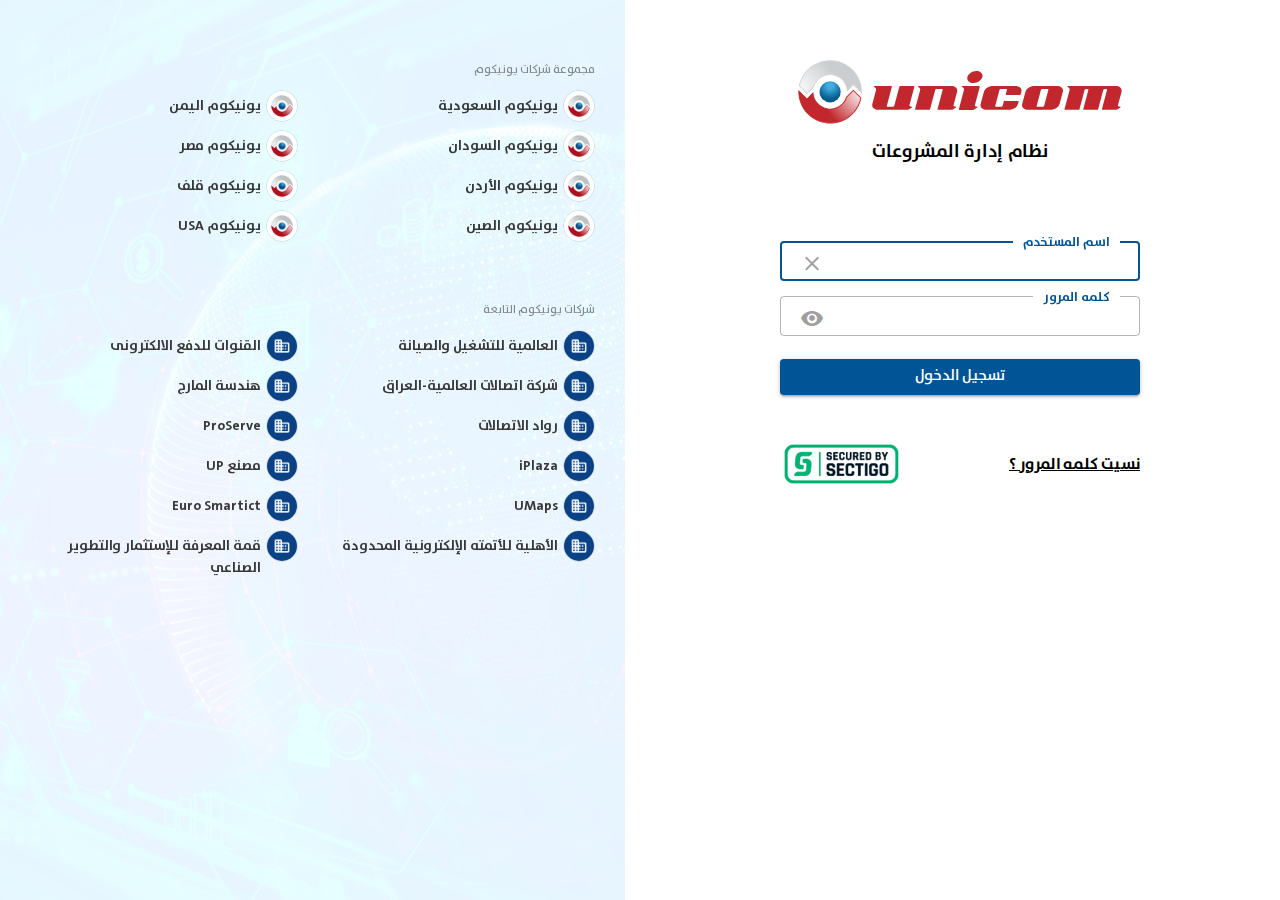
<file: index.html>
<!DOCTYPE html>
<html lang="ar" dir="rtl">

<head>
    <meta charset="UTF-8">
    <meta name="viewport" content="width=device-width, initial-scale=1.0">
    <meta http-equiv="X-UA-Compatible" content="ie=edge">
    <title>Notary : Dashboard</title>
    <link rel="stylesheet" href="assets/css/font-awesome.min.css">
    <link rel="stylesheet" href="assets/css/material.css">
    <link rel="stylesheet" href="assets/css/materialize.min.css">
    <link rel="stylesheet" href="assets/css/bootstrap.min.css">
    <link rel="stylesheet" href="assets/css/style.css">
</head>

<body>
    <!-- start wrapper here -->
    <div class="wrapper">
        <!-- start content here -->
        <div class="body_content">
            <div class="container-fluid">
                <div class="row mb-0">
                    <div class="col-md-6 text-center">
                        <div class="loges">
                            <p><img class="mb-0" src="assets/img/logo-en-light.svg" alt="" title=""></p>
                            <p class="title_login"> نظام إدارة المشروعات </p>
                        </div>
                        <form class="form" id="myForm">
                            <div class="form-group">
                                <input class="inputMaterial" type="text" autofocus autocomplete="off">
                                <span class="close_" onclick="removeData()"> </span>
                                <label class="label"> اسم المستخدم </label>
                            </div>
                            <div class="form-group">
                                <input class="inputMaterial" type="password" autocomplete="off">
                                <span class="view" onclick="showPassword()"></span>
                                <label class="label"> كلمه المرور </label>
                            </div>
                            <div class="form-group">
                                <button type="submit" class="waves-effect waves-blue btn w-100 d-block login mt-4"> تسجيل الدخول </button>
                            </div>
                            <div class="form-group text-right mt-5">
                                <a href="entities.html" class="text-right forgetPass">نسيت كلمه المرور ؟</a>
                                <a href="entities.html" class="text-left pull-left">
                                    <img src="assets/img/secured-badge.png" alt="" title="">
                                </a>
                            </div>
                        </form>
                    </div>
                    <div class="col-md-6 pl-0">
                        <div class="bg-wrapper">
                            <div class="watermark"></div>
                            <div class="content_data" id="scroll">
                                <div class="content_data_list">
                                    <p class="content_title"> مجموعة شركات يونيكوم </p>
                                    <div class="row">
                                        <div class="col-lg-6 col-md-6">
                                            <ul class="content_list">
                                                <li><img src="assets/img/defulat-unicom.png"> يونيكوم السعودية </li>
                                                <li><img src="assets/img/defulat-unicom.png"> يونيكوم السودان</li>
                                                <li><img src="assets/img/defulat-unicom.png"> يونيكوم الأردن</li>
                                                <li><img src="assets/img/defulat-unicom.png"> يونيكوم الصين</li>
                                            </ul>
                                        </div>
                                        <div class="col-lg-6 col-md-6">
                                            <ul class="content_list">
                                                <li><img src="assets/img/defulat-unicom.png">يونيكوم اليمن </li>
                                                <li><img src="assets/img/defulat-unicom.png"> يونيكوم مصر</li>
                                                <li><img src="assets/img/defulat-unicom.png"> يونيكوم قلف</li>
                                                <li><img src="assets/img/defulat-unicom.png"> يونيكوم ‎USA</li>
                                            </ul>
                                        </div>
                                    </div>
                                </div>
                                <div class="content_data_list mt-5">
                                    <p class="content_title"> شركات يونيكوم التابعة </p>
                                    <div class="row">
                                        <div class="col-lg-6 col-md-6">
                                            <ul class="content_list">
                                                <li><img src="assets/img/defulat.png"> العالمية للتشغيل والصيانة </li>
                                                <li><img src="assets/img/defulat.png"> شركة اتصالات العالمية-العراق</li>
                                                <li><img src="assets/img/defulat.png"> رواد الاتصالات</li>
                                                <li><img src="assets/img/defulat.png"> iPlaza</li>
                                                <li><img src="assets/img/defulat.png"> UMaps</li>
                                                <li><img src="assets/img/defulat.png"> الأهلية للأتمته الإلكترونية المحدودة</li>
                                            </ul>
                                        </div>
                                        <div class="col-lg-6 col-md-6">
                                            <ul class="content_list">
                                                <li><img src="assets/img/defulat.png"> القنوات للدفع الالكترونى</li>
                                                <li><img src="assets/img/defulat.png"> هندسة المارج</li>
                                                <li><img src="assets/img/defulat.png"> ProServe</li>
                                                <li><img src="assets/img/defulat.png"> مصنع UP</li>
                                                <li><img src="assets/img/defulat.png"> Euro Smartict</li>
                                                <li><img src="assets/img/defulat.png"> قمة المعرفة للإستثمار والتطوير الصناعي</li>
                                            </ul>
                                        </div>
                                    </div>
                                </div>
                            </div>
                        </div>
                    </div>
                </div>
            </div>
        </div>
    </div>
    <script src="assets/js/jquery-3.4.1.js"></script>
    <script src="assets/js/popper.js"></script>
    <script src="assets/js/bootstrap.min.js"></script>
    <script src="assets/js/materialize.min.js"></script>
    <script src="assets/js/nicescroll.js"></script>
    <script src="assets/js/scroll.js"></script>
    <script src="assets/js/custom.js"></script>
</body>

</html
</file>
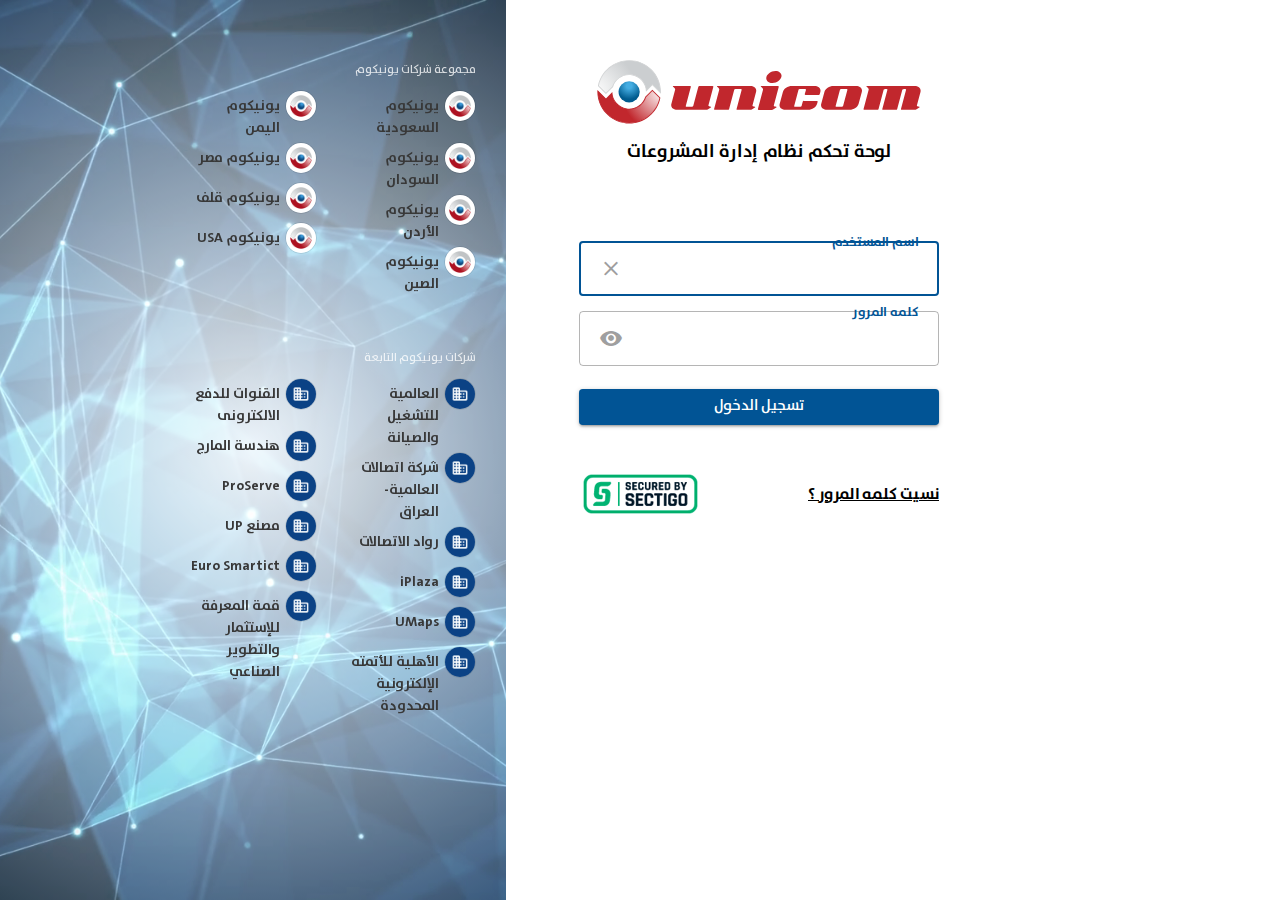
<file: admin/index.html>
<!DOCTYPE html>
<html lang="ar" dir="rtl">

<head>
    <meta charset="UTF-8">
    <meta name="viewport" content="width=device-width, initial-scale=1.0">
    <meta http-equiv="X-UA-Compatible" content="ie=edge">
    <title>Notary : Dashboard</title>
    <link rel="stylesheet" href="assets/css/font-awesome.min.css">
    <link rel="stylesheet" href="assets/css/material.css">
    <link rel="stylesheet" href="assets/css/materialize.min.css">
    <link rel="stylesheet" href="assets/css/bootstrap.min.css">
    <link rel="stylesheet" href="assets/css/style.css">
</head>

<body>
    <!-- start wrapper here -->
    <div class="wrapper">
        <!-- start content here -->
        <div class="body_content">
            <div class="container-fluid">
                <div class="row mb-0">
                    <div class="col-md-6 text-center">
                        <div class="loges">
                            <p><img class="mb-0" src="assets/img/logo-en-light.svg" alt="" title=""></p>
                            <p class="title_login"> لوحة تحكم نظام إدارة المشروعات </p>
                        </div>
                        <form class="form" id="myForm">
                            <div class="form-group">
                                <input class="inputMaterial" type="text" autofocus autocomplete="off">
                                <span class="close_" onclick="removeData()"> </span>
                                <label class="label"> اسم المستخدم </label>
                            </div>
                            <div class="form-group">
                                <input class="inputMaterial" type="password" autocomplete="off">
                                <span class="view" onclick="showPassword()"></span>
                                <label class="label"> كلمه المرور </label>
                            </div>
                            <div class="form-group">
                                <button type="submit" class="waves-effect waves-blue btn w-100 d-block login mt-4"> تسجيل الدخول </button>
                            </div>
                            <div class="form-group text-right mt-5">
                                <a href="#" class="text-right forgetPass">نسيت كلمه المرور ؟</a>
                                <a href="#" class="text-left pull-left">
                                    <img src="assets/img/secured-badge.png" alt="" title="">
                                </a>
                            </div>
                        </form>
                    </div>
                    <div class="col-md-6 pl-0 pr-0">
                        <div class="bg-wrapper">
                            <div class="watermark"></div>
                            <div class="content_data">
                                <div class="content_data_list">
                                    <p class="content_title"> مجموعة شركات يونيكوم </p>
                                    <div class="row">
                                        <div class="col-md-4">
                                            <ul class="content_list">
                                                <li><img src="assets/img/defulat-unicom.png"> يونيكوم السعودية </li>
                                                <li><img src="assets/img/defulat-unicom.png"> يونيكوم السودان</li>
                                                <li><img src="assets/img/defulat-unicom.png"> يونيكوم الأردن</li>
                                                <li><img src="assets/img/defulat-unicom.png"> يونيكوم الصين</li>
                                            </ul>
                                        </div>
                                        <div class="col-md-4">
                                            <ul class="content_list">
                                                <li><img src="assets/img/defulat-unicom.png">يونيكوم اليمن </li>
                                                <li><img src="assets/img/defulat-unicom.png"> يونيكوم مصر</li>
                                                <li><img src="assets/img/defulat-unicom.png"> يونيكوم قلف</li>
                                                <li><img src="assets/img/defulat-unicom.png"> يونيكوم ‎USA</li>
                                            </ul>
                                        </div>
                                    </div>
                                </div>
                                <div class="content_data_list mt-5">
                                    <p class="content_title"> شركات يونيكوم التابعة </p>
                                    <div class="row">
                                        <div class="col-md-4">
                                            <ul class="content_list">
                                                <li><img src="assets/img/defulat.png"> العالمية للتشغيل والصيانة </li>
                                                <li><img src="assets/img/defulat.png"> شركة اتصالات العالمية-العراق</li>
                                                <li><img src="assets/img/defulat.png"> رواد الاتصالات</li>
                                                <li><img src="assets/img/defulat.png"> iPlaza</li>
                                                <li><img src="assets/img/defulat.png"> UMaps</li>
                                                <li><img src="assets/img/defulat.png"> الأهلية للأتمته الإلكترونية المحدودة</li>
                                            </ul>
                                        </div>
                                        <div class="col-md-4">
                                            <ul class="content_list">
                                                <li><img src="assets/img/defulat.png"> القنوات للدفع الالكترونى</li>
                                                <li><img src="assets/img/defulat.png"> هندسة المارج</li>
                                                <li><img src="assets/img/defulat.png"> ProServe</li>
                                                <li><img src="assets/img/defulat.png"> مصنع UP</li>
                                                <li><img src="assets/img/defulat.png"> Euro Smartict</li>
                                                <li><img src="assets/img/defulat.png"> قمة المعرفة للإستثمار والتطوير الصناعي</li>
                                            </ul>
                                        </div>
                                    </div>
                                </div>
                            </div>
                        </div>
                    </div>
                </div>
            </div>
        </div>
    </div>
    <script src="assets/js/jquery-3.4.1.js"></script>
    <script src="assets/js/popper.js"></script>
    <script src="assets/js/bootstrap.min.js"></script>
    <script src="assets/js/materialize.min.js"></script>
    <script src="assets/js/custom.js"></script>
</body>

</html
</file>
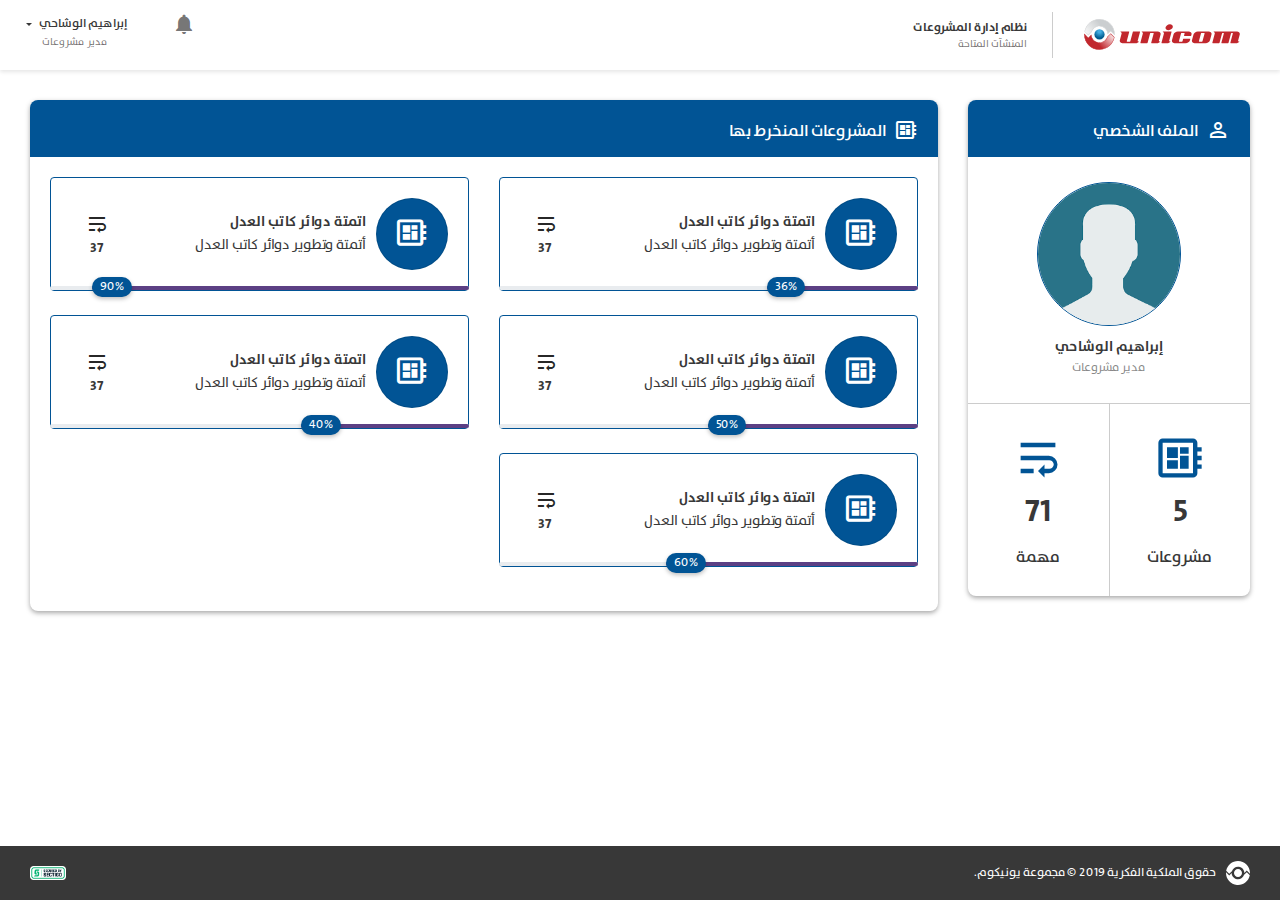
<file: client-view.html>
<!DOCTYPE html>
<html lang="ar" dir="rtl">

<head>
    <meta charset="UTF-8">
    <meta name="viewport" content="width=device-width, initial-scale=1.0">
    <meta http-equiv="X-UA-Compatible" content="ie=edge">
    <title>Notary : Dashboard</title>
    <link rel="stylesheet" href="assets/css/font-awesome.min.css">
    <link rel="stylesheet" href="assets/css/material.css">
    <link rel="stylesheet" href="assets/css/materialize.min.css">
    <link rel="stylesheet" href="assets/css/bootstrap.min.css">
    <link rel="stylesheet" href="assets/css/style.css">
</head>

<body>
    <!-- start wrapper here -->
    <div class="wrapper padding-bottom">
        <!-- start navbar here -->
        <header class="header">
            <div class="container-fluid">
                <div class="row mb-0">
                    <div class="col-xl-8 col-lg-8 col-md-8">
                        <ul class="top_menu nav">
                            <li>
                                <div class="media text-right">
                                    <img class="d-flex ml-2 flag_logo" src="assets/img/logo-en-light.svg" alt="">
                                </div>
                            </li>
                            <li>
                                <div class="media text-right">
                                    <div class="media-body">
                                        <h5 class="mb-0"> نظام إدارة المشروعات </h5>
                                        <p class="mb-0"> المنشآت المتاحة</p>
                                    </div>
                                </div>
                            </li>
                        </ul>
                    </div>
                    <div class="col-md-4">
                        <ul class="nav text-left pull-left">
                            <li class="nav-link">
                                <span class="notifications">
                                    <i class="material-icons ">notifications</i>
                                </span>
                            </li>
                            <li class="nav-link">
                                <div class="media text-left">
                                    <div class="media-body pl-2">
                                        <div class="dropdown">
                                            <button class="dropdown-toggle btn-dropdown username" type="button" id="dropdownMenu1" data-toggle="dropdown" aria-haspopup="true" aria-expanded="false ">
                                                إبراهيم الوشاحي  
                                            </button>
                                            <div class="dropdown-menu" aria-labelledby="dropdownMenu1">
                                                <a class="dropdown-item" href="#"> تغيير كلمة المرور </a>
                                                <div class="dropdown-divider"></div>
                                                <a class="dropdown-item" href="index.html">تسجيل الخروج</a>
                                            </div>
                                        </div>
                                        <p class="mb-0 text-left"> مدير مشروعات </p>
                                    </div>
                                </div>
                            </li>
                        </ul>
                    </div>
                </div>
            </div>
        </header>

        <!-- start content here -->
        <div class="body_content padding_section">
            <div class="container-fluid">
                <div class="row">
                    <div class="col-lg-3 col-md-6">
                        <div class="boxs box_postion">
                            <div class="boxs-head bg-blue">
                                <h2>
                                    <span class="icons_boxs"><i class="material-icons"> person_outline</i></span> الملف الشخصي
                                </h2>
                            </div>
                            <div class="boxs-body p-0">
                                <div class="user_area">
                                    <img src="assets/img/person-placeholder.png">
                                    <div class="name">إبراهيم الوشاحي</div>
                                    <div class="prev">مدير مشروعات</div>
                                </div>
                                <ul class="nav user_desc">
                                    <li class="nav-item">
                                        <a href="#" class="nav-link">
                                            <p class="text-center mb-0"> <i class="material-icons"> developer_board</i> </p>
                                            <p class="number text-center"> 5 </p>
                                            <div class="name"> مشروعات </div>
                                        </a>
                                    </li>
                                    <li class="nav-item">
                                        <a href="project-overview.html" class="nav-link">
                                            <p class="text-center mb-0"> <i class="material-icons"> wrap_text</i> </p>
                                            <p class="number text-center"> 71 </p>
                                            <div class="name"> مهمة </div>
                                        </a>
                                    </li>
                                </ul>
                            </div>
                        </div>
                    </div>
                    <div class="col-lg-9 col-md-6">
                        <div class="boxs box_postion">
                            <div class="boxs-head bg-blue">
                                <h2>
                                    <span class="icons_boxs"><i class="material-icons"> developer_board</i></span> المشروعات المنخرط بها
                                </h2>
                            </div>
                            <div class="boxs-body">
                                <div class="row">
                                    <div class="col-lg-6 col-md-6 hover">
                                        <a href="#" class="postion_relative">
                                            <div class="media">
                                                <div class="icons">
                                                    <i class="material-icons"> developer_board</i>
                                                </div>
                                                <div class="media-body align-self-center">
                                                    <h5 class="mt-0 mb-0 name"> اتمتة دوائر كاتب العدل</h5>
                                                    <p class="mb-0 desc">أتمتة وتطوير دوائر كاتب العدل</p>
                                                    <span class="icons_boxs">
                                                        <i class="material-icons"> wrap_text</i>
                                                        <p class="text-center counter"> 37</p>
                                                    </span>
                                                </div>
                                            </div>
                                        </a>
                                        <div class="progress progress_height">
                                            <div class="progress-bar" role="progressbar" aria-valuenow="36%" aria-valuemin="0" aria-valuemax="100">
                                                <span>36%</span>
                                            </div>
                                        </div>
                                    </div>
                                    <div class="col-lg-6 col-md-6 hover">
                                        <a href="#" class="postion_relative">
                                            <div class="media">
                                                <div class="icons">
                                                    <i class="material-icons"> developer_board</i>
                                                </div>
                                                <div class="media-body align-self-center">
                                                    <h5 class="mt-0 mb-0 name"> اتمتة دوائر كاتب العدل</h5>
                                                    <p class="mb-0 desc">أتمتة وتطوير دوائر كاتب العدل</p>
                                                    <span class="icons_boxs">
                                                            <i class="material-icons"> wrap_text</i>
                                                            <p class="text-center counter"> 37</p>
                                                        </span>
                                                </div>
                                            </div>
                                        </a>
                                        <div class="progress progress_height">
                                            <div class="progress-bar" role="progressbar" aria-valuenow="90%" aria-valuemin="0" aria-valuemax="100">
                                                <span>90%</span>
                                            </div>
                                        </div>
                                    </div>
                                    <div class="col-lg-6 col-md-6 hover">
                                        <a href="#" class="postion_relative">
                                            <div class="media">
                                                <div class="icons">
                                                    <i class="material-icons"> developer_board</i>
                                                </div>
                                                <div class="media-body align-self-center">
                                                    <h5 class="mt-0 mb-0 name"> اتمتة دوائر كاتب العدل</h5>
                                                    <p class="mb-0 desc">أتمتة وتطوير دوائر كاتب العدل</p>
                                                    <span class="icons_boxs">
                                                            <i class="material-icons"> wrap_text</i>
                                                            <p class="text-center counter"> 37</p>
                                                        </span>
                                                </div>
                                            </div>
                                        </a>
                                        <div class="progress progress_height">
                                            <div class="progress-bar" role="progressbar" aria-valuenow="50%" aria-valuemin="0" aria-valuemax="100">
                                                <span>50%</span>
                                            </div>
                                        </div>
                                    </div>
                                    <div class="col-lg-6 col-md-6 hover">
                                        <a href="#" class="postion_relative">
                                            <div class="media">
                                                <div class="icons">
                                                    <i class="material-icons"> developer_board</i>
                                                </div>
                                                <div class="media-body align-self-center">
                                                    <h5 class="mt-0 mb-0 name"> اتمتة دوائر كاتب العدل</h5>
                                                    <p class="mb-0 desc">أتمتة وتطوير دوائر كاتب العدل</p>
                                                    <span class="icons_boxs">
                                                                <i class="material-icons"> wrap_text</i>
                                                                <p class="text-center counter"> 37</p>
                                                            </span>
                                                </div>
                                            </div>
                                        </a>
                                        <div class="progress progress_height">
                                            <div class="progress-bar" role="progressbar" aria-valuenow="40%" aria-valuemin="0" aria-valuemax="100">
                                                <span>40%</span>
                                            </div>
                                        </div>
                                    </div>
                                    <div class="col-lg-6 col-md-6 hover">
                                        <a href="#" class="postion_relative">
                                            <div class="media">
                                                <div class="icons">
                                                    <i class="material-icons"> developer_board</i>
                                                </div>
                                                <div class="media-body align-self-center">
                                                    <h5 class="mt-0 mb-0 name"> اتمتة دوائر كاتب العدل</h5>
                                                    <p class="mb-0 desc">أتمتة وتطوير دوائر كاتب العدل</p>
                                                    <span class="icons_boxs">
                                                        <i class="material-icons"> wrap_text</i>
                                                        <p class="text-center counter"> 37</p>
                                                    </span>
                                                </div>
                                            </div>
                                        </a>
                                        <div class="progress progress_height">
                                            <div class="progress-bar" role="progressbar" aria-valuenow="60%" aria-valuemin="0" aria-valuemax="100">
                                                <span>60%</span>
                                            </div>
                                        </div>
                                    </div>
                                </div>
                            </div>
                        </div>
                    </div>
                </div>
            </div>
        </div>
    </div>
    <!-- start footer here -->
    <footer class="footer footer-bg mt-5 ">
        <div class="container-fluid ">
            <div class="row ">
                <div class="col-md-6 text-right ">
                    <span><img class="ml-2 " src="assets/img/Logo-Icon.svg "></span>
                    <span class="ml-4 "> حقوق الملكية الفكرية 2019 © مجموعة يونيكوم. </span>
                </div>
                <div class="col-md-6 ">
                    <span><img class="secured-badge " src="assets/img/secured-badge.png "></span>
                </div>
            </div>
        </div>
    </footer>
    <script src="assets/js/jquery-3.4.1.js"></script>
    <script src="assets/js/popper.js"></script>
    <script src="assets/js/bootstrap.min.js"></script>
    <script src="assets/js/materialize.min.js"></script>
    <script src="assets/js/nicescroll.js"></script>
    <script src="assets/js/scroll.js"></script>
    <script src="assets/js/chart.js"></script>
    <script src="assets/js/custom.js"></script>
</body>

</html
</file>
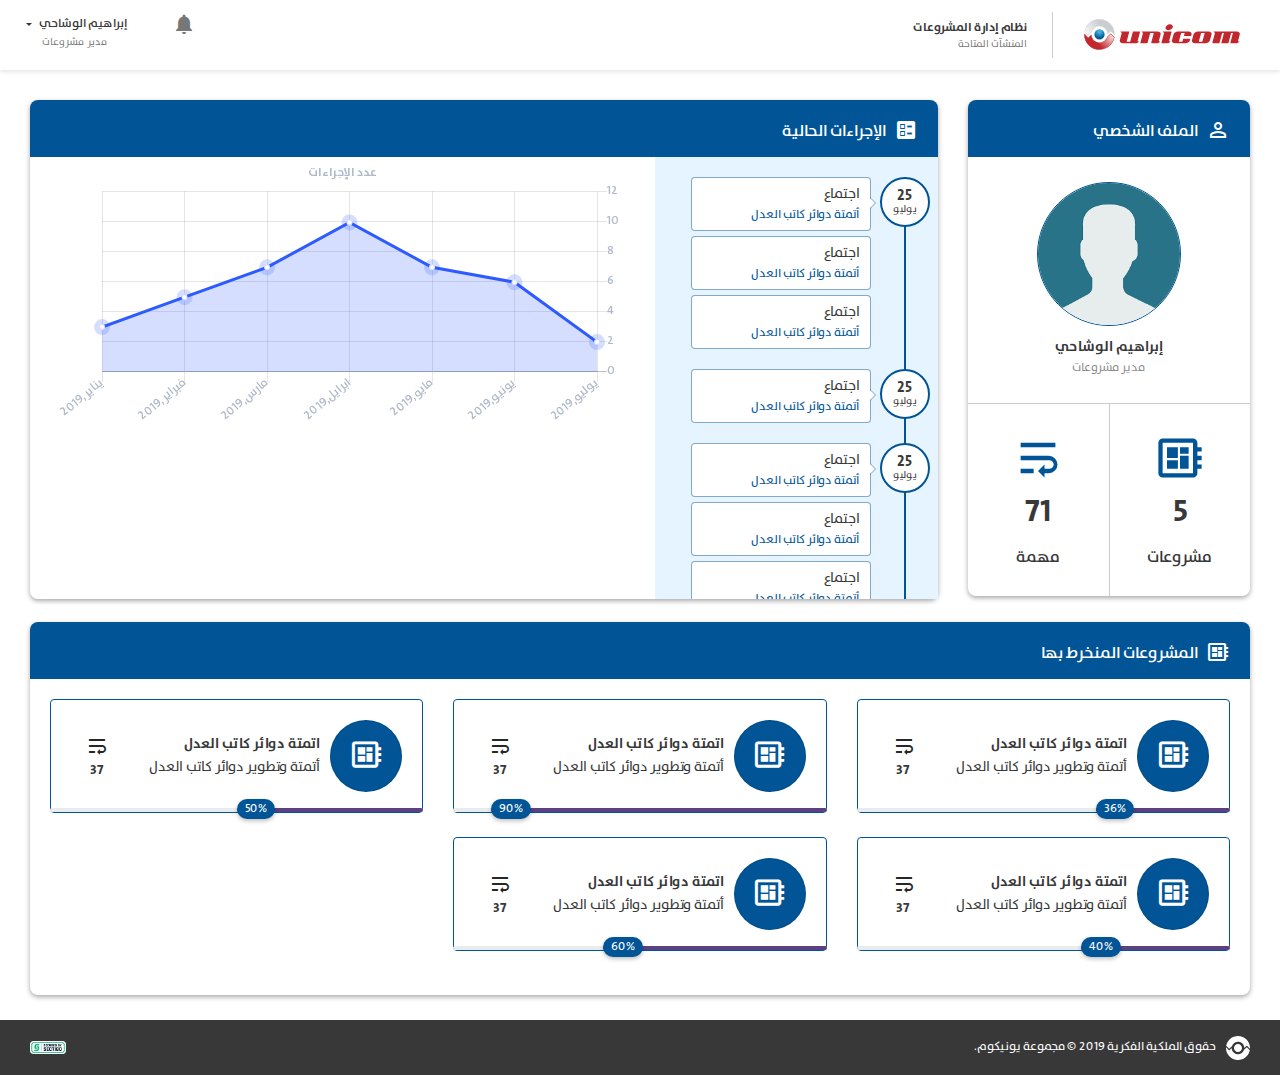
<file: dashboard.html>
<!DOCTYPE html>
<html lang="ar" dir="rtl">

<head>
    <meta charset="UTF-8">
    <meta name="viewport" content="width=device-width, initial-scale=1.0">
    <meta http-equiv="X-UA-Compatible" content="ie=edge">
    <title>Notary : Dashboard</title>
    <link rel="stylesheet" href="assets/css/font-awesome.min.css">
    <link rel="stylesheet" href="assets/css/material.css">
    <link rel="stylesheet" href="assets/css/materialize.min.css">
    <link rel="stylesheet" href="assets/css/bootstrap.min.css">
    <link rel="stylesheet" href="assets/css/style.css">
</head>

<body>
    <!-- start wrapper here -->
    <div class="wrapper padding-bottom">
        <!-- start navbar here -->
        <header class="header">
            <div class="container-fluid">
                <div class="row mb-0">
                    <div class="col-xl-8 col-lg-8 col-md-8">
                        <ul class="top_menu nav">
                            <li>
                                <div class="media text-right">
                                    <img class="d-flex ml-2 flag_logo" src="assets/img/logo-en-light.svg" alt="">
                                </div>
                            </li>
                            <li>
                                <div class="media text-right">
                                    <div class="media-body">
                                        <h5 class="mb-0"> نظام إدارة المشروعات </h5>
                                        <p class="mb-0"> المنشآت المتاحة</p>
                                    </div>
                                </div>
                            </li>
                        </ul>
                    </div>
                    <div class="col-md-4">
                        <ul class="nav text-left pull-left">
                            <li class="nav-link">
                                <span class="notifications">
                                    <i class="material-icons ">notifications</i>
                                </span>
                            </li>
                            <li class="nav-link">
                                <div class="media text-left">
                                    <div class="media-body pl-2">
                                        <div class="dropdown">
                                            <button class="dropdown-toggle btn-dropdown username" type="button" id="dropdownMenu1" data-toggle="dropdown" aria-haspopup="true" aria-expanded="false ">
                                                إبراهيم الوشاحي  
                                            </button>
                                            <div class="dropdown-menu" aria-labelledby="dropdownMenu1">
                                                <a class="dropdown-item" href="# "> تغيير كلمة المرور </a>
                                                <div class="dropdown-divider"></div>
                                                <a class="dropdown-item" href="index.html">تسجيل الخروج</a>
                                            </div>
                                        </div>
                                        <p class="mb-0 text-left "> مدير مشروعات </p>
                                    </div>
                                </div>
                            </li>
                        </ul>
                    </div>
                </div>
            </div>
        </header>
        <!-- start content here -->
        <div class="body_content padding_section">
            <div class="container-fluid">
                <div class="row">
                    <div class="col-lg-3 col-md-6">
                        <div class="boxs box_postion">
                            <div class="boxs-head bg-blue">
                                <h2>
                                    <span class="icons_boxs"><i class="material-icons"> person_outline</i></span> الملف الشخصي
                                </h2>
                            </div>
                            <div class="boxs-body p-0">
                                <div class="user_area">
                                    <img src="assets/img/person-placeholder.png">
                                    <div class="name">إبراهيم الوشاحي</div>
                                    <div class="prev">مدير مشروعات</div>
                                </div>
                                <ul class="nav user_desc">
                                    <li class="nav-item">
                                        <a href="#" class="nav-link">
                                            <p class="text-center mb-0"> <i class="material-icons"> developer_board</i> </p>
                                            <p class="number text-center"> 5 </p>
                                            <div class="name"> مشروعات </div>
                                        </a>
                                    </li>
                                    <li class="nav-item">
                                        <a href="#" class="nav-link">
                                            <p class="text-center mb-0"> <i class="material-icons"> wrap_text</i> </p>
                                            <p class="number text-center"> 71 </p>
                                            <div class="name"> مهمة </div>
                                        </a>
                                    </li>
                                </ul>
                            </div>
                        </div>
                    </div>
                    <div class="col-lg-9 col-md-6">
                        <div class="boxs box_postion">
                            <div class="boxs-head bg-blue">
                                <h2>
                                    <span class="icons_boxs"><i class="material-icons"> ballot</i></span> الإجراءات الحالية
                                </h2>
                            </div>
                            <div class="boxs-body p-0">
                                <div class="row">
                                    <div class="col-lg-4 col-md-6">
                                        <div class="timeline timeline_bg" id="scroll_left">
                                            <ul>
                                                <li>
                                                    <div class="date_information">
                                                        <div class="data">
                                                            <p class="mb-0 num text-center"> 25</p>
                                                            <p class="mb-0 date text-center"> يوليو </p>
                                                        </div>
                                                    </div>

                                                    <div class="main_timeline_content">
                                                        <div class="timeline_content">
                                                            <div class="timeline_title">اجتماع</div>
                                                            <div class="timeline_desc">أتمتة دوائر كاتب العدل</div>
                                                        </div>
                                                        <div class="timeline_content">
                                                            <div class="timeline_title">اجتماع</div>
                                                            <div class="timeline_desc">أتمتة دوائر كاتب العدل</div>
                                                        </div>
                                                        <div class="timeline_content">
                                                            <div class="timeline_title">اجتماع</div>
                                                            <div class="timeline_desc">أتمتة دوائر كاتب العدل</div>
                                                        </div>
                                                    </div>

                                                </li>
                                                <li>
                                                    <div class="date_information">
                                                        <div class="data">
                                                            <p class="mb-0 num text-center"> 25</p>
                                                            <p class="mb-0 date text-center"> يوليو </p>
                                                        </div>
                                                    </div>

                                                    <div class="main_timeline_content">
                                                        <div class="timeline_content">
                                                            <div class="timeline_title">اجتماع</div>
                                                            <div class="timeline_desc">أتمتة دوائر كاتب العدل</div>
                                                        </div>
                                                    </div>

                                                </li>
                                                <li>
                                                    <div class="date_information">
                                                        <div class="data">
                                                            <p class="mb-0 num text-center"> 25</p>
                                                            <p class="mb-0 date text-center"> يوليو </p>
                                                        </div>
                                                    </div>

                                                    <div class="main_timeline_content">
                                                        <div class="timeline_content">
                                                            <div class="timeline_title">اجتماع</div>
                                                            <div class="timeline_desc">أتمتة دوائر كاتب العدل</div>
                                                        </div>
                                                        <div class="timeline_content">
                                                            <div class="timeline_title">اجتماع</div>
                                                            <div class="timeline_desc">أتمتة دوائر كاتب العدل</div>
                                                        </div>
                                                        <div class="timeline_content">
                                                            <div class="timeline_title">اجتماع</div>
                                                            <div class="timeline_desc">أتمتة دوائر كاتب العدل</div>
                                                        </div>
                                                    </div>

                                                </li>
                                            </ul>
                                        </div>
                                    </div>
                                    <div class="col-lg-8 col-md-6">
                                        <div class="chart">
                                            <canvas id="myChart" width="100%"></canvas>
                                        </div>
                                    </div>
                                </div>
                            </div>
                        </div>
                    </div>
                </div>
                <div class="row mt-4">
                    <div class="col-lg-12 col-md-12">
                        <div class="boxs box_postion">
                            <div class="boxs-head bg-blue">
                                <h2>
                                    <span class="icons_boxs"><i class="material-icons"> developer_board</i></span> المشروعات المنخرط بها
                                </h2>
                            </div>
                            <div class="boxs-body">
                                <div class="row">
                                    <div class="col-lg-4 col-md-6 hover">
                                        <a href="client-view.html" class="postion_relative">
                                            <div class="media">
                                                <div class="icons">
                                                    <i class="material-icons"> developer_board</i>
                                                </div>
                                                <div class="media-body align-self-center">
                                                    <h5 class="mt-0 mb-0 name"> اتمتة دوائر كاتب العدل</h5>
                                                    <p class="mb-0 desc">أتمتة وتطوير دوائر كاتب العدل</p>
                                                    <span class="icons_boxs">
                                                        <i class="material-icons"> wrap_text</i>
                                                        <p class="text-center counter"> 37</p>
                                                    </span>
                                                </div>
                                            </div>
                                        </a>
                                        <div class="progress progress_height">
                                            <div class="progress-bar" role="progressbar" aria-valuenow="36%" aria-valuemin="0" aria-valuemax="100">
                                                <span>36%</span>
                                            </div>
                                        </div>
                                    </div>
                                    <div class="col-lg-4 col-md-6 hover">
                                        <a href="#" class="postion_relative">
                                            <div class="media">
                                                <div class="icons">
                                                    <i class="material-icons"> developer_board</i>
                                                </div>
                                                <div class="media-body align-self-center">
                                                    <h5 class="mt-0 mb-0 name"> اتمتة دوائر كاتب العدل</h5>
                                                    <p class="mb-0 desc">أتمتة وتطوير دوائر كاتب العدل</p>
                                                    <span class="icons_boxs">
                                                            <i class="material-icons"> wrap_text</i>
                                                            <p class="text-center counter"> 37</p>
                                                        </span>
                                                </div>
                                            </div>
                                        </a>
                                        <div class="progress progress_height">
                                            <div class="progress-bar" role="progressbar" aria-valuenow="90%" aria-valuemin="0" aria-valuemax="100">
                                                <span>90%</span>
                                            </div>
                                        </div>
                                    </div>
                                    <div class="col-lg-4 col-md-6 hover">
                                        <a href="#" class="postion_relative">
                                            <div class="media">
                                                <div class="icons">
                                                    <i class="material-icons"> developer_board</i>
                                                </div>
                                                <div class="media-body align-self-center">
                                                    <h5 class="mt-0 mb-0 name"> اتمتة دوائر كاتب العدل</h5>
                                                    <p class="mb-0 desc">أتمتة وتطوير دوائر كاتب العدل</p>
                                                    <span class="icons_boxs">
                                                            <i class="material-icons"> wrap_text</i>
                                                            <p class="text-center counter"> 37</p>
                                                        </span>
                                                </div>
                                            </div>
                                        </a>
                                        <div class="progress progress_height">
                                            <div class="progress-bar" role="progressbar" aria-valuenow="50%" aria-valuemin="0" aria-valuemax="100">
                                                <span>50%</span>
                                            </div>
                                        </div>
                                    </div>
                                    <div class="col-lg-4 col-md-6 hover">
                                        <a href="#" class="postion_relative">
                                            <div class="media">
                                                <div class="icons">
                                                    <i class="material-icons"> developer_board</i>
                                                </div>
                                                <div class="media-body align-self-center">
                                                    <h5 class="mt-0 mb-0 name"> اتمتة دوائر كاتب العدل</h5>
                                                    <p class="mb-0 desc">أتمتة وتطوير دوائر كاتب العدل</p>
                                                    <span class="icons_boxs">
                                                                <i class="material-icons"> wrap_text</i>
                                                                <p class="text-center counter"> 37</p>
                                                            </span>
                                                </div>
                                            </div>
                                        </a>
                                        <div class="progress progress_height">
                                            <div class="progress-bar" role="progressbar" aria-valuenow="40%" aria-valuemin="0" aria-valuemax="100">
                                                <span>40%</span>
                                            </div>
                                        </div>
                                    </div>
                                    <div class="col-lg-4 col-md-6 hover">
                                        <a href="#" class="postion_relative">
                                            <div class="media">
                                                <div class="icons">
                                                    <i class="material-icons"> developer_board</i>
                                                </div>
                                                <div class="media-body align-self-center">
                                                    <h5 class="mt-0 mb-0 name"> اتمتة دوائر كاتب العدل</h5>
                                                    <p class="mb-0 desc">أتمتة وتطوير دوائر كاتب العدل</p>
                                                    <span class="icons_boxs">
                                                        <i class="material-icons"> wrap_text</i>
                                                        <p class="text-center counter"> 37</p>
                                                    </span>
                                                </div>
                                            </div>
                                        </a>
                                        <div class="progress progress_height">
                                            <div class="progress-bar" role="progressbar" aria-valuenow="60%" aria-valuemin="0" aria-valuemax="100">
                                                <span>60%</span>
                                            </div>
                                        </div>
                                    </div>
                                </div>
                            </div>
                        </div>
                    </div>
                </div>
            </div>
        </div>
    </div>
    <!-- start footer here -->
    <footer class="footer footer-bg mt-5 ">
        <div class="container-fluid">
            <div class="row">
                <div class="col-md-6 text-right">
                    <span><img class="ml-2 " src="assets/img/Logo-Icon.svg "></span>
                    <span class="ml-4 "> حقوق الملكية الفكرية 2019 © مجموعة يونيكوم. </span>
                </div>
                <div class="col-md-6 ">
                    <span><img class="secured-badge " src="assets/img/secured-badge.png "></span>
                </div>
            </div>
        </div>
    </footer>
    <script src="assets/js/jquery-3.4.1.js"></script>
    <script src="assets/js/popper.js"></script>
    <script src="assets/js/bootstrap.min.js"></script>
    <script src="assets/js/materialize.min.js"></script>
    <script src="assets/js/nicescroll.js"></script>
    <script src="assets/js/scroll.js"></script>
    <script src="assets/js/chart.js"></script>
    <script src="assets/js/custom.js"></script>
    <script>
        var ctx = document.getElementById('myChart').getContext('2d');
        var chart = new Chart(ctx, {
            // The type of chart we want to create
            type: 'line',

            // The data for our dataset
            data: {
                labels: ['يناير,2019', 'فبراير,2019', 'مارس,2019', 'ابرايل,2019', 'مايو,2019', 'يونيو,2019', 'يوليو,2019'],
                datasets: [{
                    label: '',
                    backgroundColor: "rgba(46,91,255,0.2)",
                    borderColor: "rgba(46,91,255,1)",
                    data: [3, 5, 7, 10, 7, 6, 2],
                    borderWidth: 3,
                    pointBorderColor: "rgba(46,91,255,0.2)",
                    pointBackgroundColor: "#fff",
                    pointBorderWidth: 10,
                    pointHoverRadius: 5,
                }]
            },

            // Configuration options go here
            options: {
                legend: {
                    display: false
                },
                title: {
                    display: true,
                    text: 'عدد الإجراءات',
                    fontFamily: "Bahij TheSansArabic Plain",
                    fontColor: "rgba(176, 186, 201, 1)",
                    position: 'top',

                },
                elements: {
                    line: {
                        tension: 0
                    }
                },
                scales: {
                    yAxes: [{
                        position: 'right',
                        stacked: true,
                        pointRadius: 0,
                        display: true,
                        ticks: {
                            min: 0,
                            max: 12,
                            stepSize: 2,
                            fontColor: "rgba(176, 186, 201, 1)",
                            fontFamily: "Bahij TheSansArabic Plain"
                        },
                        gridLines: {
                            drawBorder: false,
                        }
                    }],
                    xAxes: [{
                        ticks: {
                            maxRotation: 40,
                            minRotation: 40,
                            fontColor: "rgba(176, 186, 201, 1)",
                            fontFamily: "Bahij TheSansArabic Plain"
                        },

                    }],

                }

            }
        });
    </script>
</body>

</html
</file>
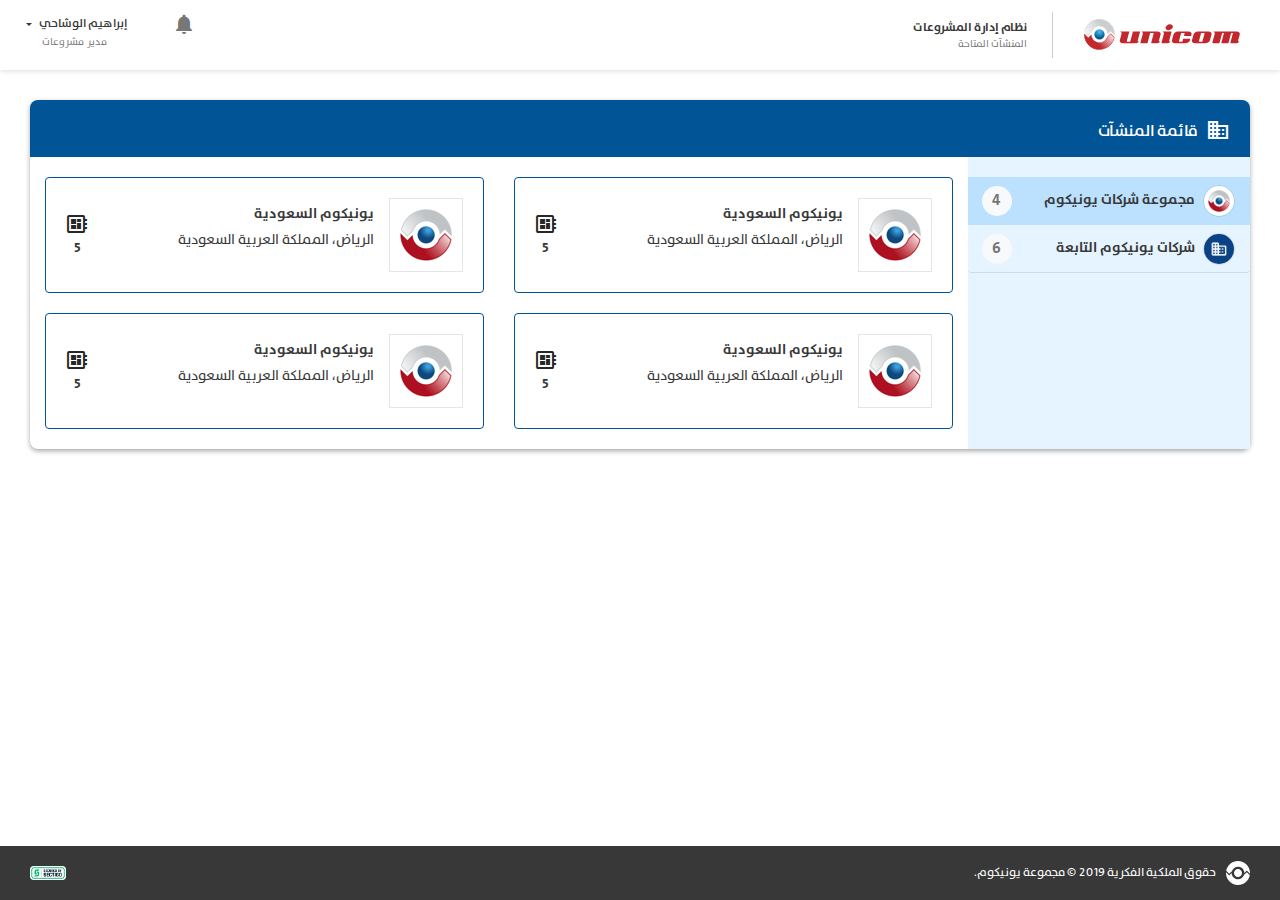
<file: entities.html>
<!DOCTYPE html>
<html lang="ar" dir="rtl">

<head>
    <meta charset="UTF-8">
    <meta name="viewport" content="width=device-width, initial-scale=1.0">
    <meta http-equiv="X-UA-Compatible" content="ie=edge">
    <title>Notary : Dashboard</title>
    <link rel="stylesheet" href="assets/css/font-awesome.min.css">
    <link rel="stylesheet" href="assets/css/material.css">
    <link rel="stylesheet" href="assets/css/materialize.min.css">
    <link rel="stylesheet" href="assets/css/bootstrap.min.css">
    <link rel="stylesheet" href="assets/css/style.css">
</head>

<body>
    <!-- start wrapper here -->
    <div class="wrapper padding-bottom">
        <!-- start navbar here -->
        <header class="header">
            <div class="container-fluid">
                <div class="row mb-0">
                    <div class="col-xl-8 col-lg-8 col-md-8">
                        <ul class="top_menu nav">
                            <li>
                                <div class="media text-right">
                                    <img class="d-flex ml-2 flag_logo" src="assets/img/logo-en-light.svg" alt="">
                                </div>
                            </li>
                            <li>
                                <div class="media text-right">
                                    <div class="media-body">
                                        <h5 class="mb-0"> نظام إدارة المشروعات </h5>
                                        <p class="mb-0"> المنشآت المتاحة</p>
                                    </div>
                                </div>
                            </li>
                        </ul>
                    </div>
                    <div class="col-md-4">
                        <ul class="nav text-left pull-left">
                            <li class="nav-link">
                                <span class="notifications">
                                    <i class="material-icons ">notifications</i>
                                </span>

                            </li>
                            <li class="nav-link">
                                <div class="media text-left">
                                    <div class="media-body pl-2">
                                        <div class="dropdown">
                                            <button class="dropdown-toggle btn-dropdown username" type="button" id="dropdownMenu1" data-toggle="dropdown" aria-haspopup="true" aria-expanded="false ">
                                                        إبراهيم الوشاحي  
                                                    </button>
                                            <div class="dropdown-menu" aria-labelledby="dropdownMenu1">
                                                <a class="dropdown-item" href="# "> تغيير كلمة المرور </a>
                                                <div class="dropdown-divider"></div>
                                                <a class="dropdown-item" href="index.html">تسجيل الخروج</a>
                                            </div>
                                        </div>
                                        <p class="mb-0 text-left "> مدير مشروعات </p>
                                    </div>
                                </div>
                            </li>
                        </ul>
                    </div>
                </div>
            </div>
        </header>

        <!-- start content here -->
        <div class="body_content padding_section ">
            <div class="container-fluid ">
                <div class="row">
                    <div class="col-lg-12 col-md-12">
                        <div class="boxs box_postion">
                            <div class="boxs-head bg-blue">
                                <h2>
                                    <span class="icons_boxs"><i class="material-icons"> domain</i></span> قائمة المنشآت
                                </h2>
                            </div>
                            <div class="boxs-body p-0">
                                <div class="row">
                                    <div class="col-lg-3 col-md-5">
                                        <div class="nav flex-column nav-pills" id="v-pills-tab" role="tablist" aria-orientation="vertical">
                                            <a class="nav-link active" id="v-pills-1-tab" data-toggle="pill" href="#v-pills-1" role="tab" aria-controls="v-pills-1" aria-selected="true">
                                                <img src="assets/img/defulat-unicom.png"> مجموعة شركات يونيكوم
                                                <span class="badge badge_postion badge-light">4</span>
                                            </a>
                                            <a class="nav-link" id="v-pills-2-tab" data-toggle="pill" href="#v-pills-2" role="tab" aria-controls="v-pills-2" aria-selected="false">
                                                <img src="assets/img/defulat.png"> شركات يونيكوم التابعة
                                                <span class="badge badge_postion badge-light">6</span>
                                            </a>
                                        </div>
                                    </div>
                                    <div class="col-lg-9 pr-0 col-md-7">
                                        <div class="tab-content" id="v-pills-tabContent">
                                            <div class="tab-pane fade show active" id="v-pills-1" role="tabpanel" aria-labelledby="v-pills-1-tab">
                                                <div class="row">
                                                    <div class="col-lg-6 col-md-12">
                                                        <a href="dashboard.html">
                                                            <div class="media text-right">
                                                                <img class="d-flex ml-3 image_border" src="assets/img/defulat-unicom.png" alt="Generic placeholder image">
                                                                <div class="media-body align-self-center">
                                                                    <h5 class="mt-0 mb-1">يونيكوم السعودية</h5>
                                                                    <p> الرياض، المملكة العربية السعودية</p>
                                                                    <span class="icons_boxs">
                                                                                <i class="material-icons"> developer_board</i>
                                                                                <p class="text-center counter"> 5</p>
                                                                            </span>
                                                                </div>
                                                            </div>
                                                        </a>

                                                    </div>
                                                    <div class="col-lg-6 col-md-12">
                                                        <a href="#">
                                                            <div class="media text-right">
                                                                <img class="d-flex ml-3 image_border" src="assets/img/defulat-unicom.png" alt="Generic placeholder image">
                                                                <div class="media-body align-self-center">
                                                                    <h5 class="mt-0 mb-1">يونيكوم السعودية</h5>
                                                                    <p> الرياض، المملكة العربية السعودية</p>
                                                                    <span class="icons_boxs">
                                                                                <i class="material-icons"> developer_board</i>
                                                                                <p class="text-center counter"> 5</p>
                                                                            </span>
                                                                </div>
                                                            </div>
                                                        </a>
                                                    </div>
                                                    <div class="col-lg-6 col-md-12">
                                                        <a href="#">
                                                            <div class="media text-right">
                                                                <img class="d-flex ml-3 image_border" src="assets/img/defulat-unicom.png" alt="Generic placeholder image">
                                                                <div class="media-body align-self-center">
                                                                    <h5 class="mt-0 mb-1">يونيكوم السعودية</h5>
                                                                    <p> الرياض، المملكة العربية السعودية</p>
                                                                    <span class="icons_boxs">
                                                                                    <i class="material-icons"> developer_board</i>
                                                                                    <p class="text-center counter"> 5</p>
                                                                                </span>
                                                                </div>
                                                            </div>
                                                        </a>
                                                    </div>
                                                    <div class="col-lg-6 col-md-12">
                                                        <a href="#">
                                                            <div class="media text-right">
                                                                <img class="d-flex ml-3 image_border" src="assets/img/defulat-unicom.png" alt="Generic placeholder image">
                                                                <div class="media-body align-self-center">
                                                                    <h5 class="mt-0 mb-1">يونيكوم السعودية</h5>
                                                                    <p> الرياض، المملكة العربية السعودية</p>
                                                                    <span class="icons_boxs">
                                                                                        <i class="material-icons"> developer_board</i>
                                                                                        <p class="text-center counter"> 5</p>
                                                                                    </span>
                                                                </div>
                                                            </div>
                                                        </a>
                                                    </div>

                                                </div>
                                            </div>
                                            <div class="tab-pane fade" id="v-pills-2" role="tabpanel" aria-labelledby="v-pills-2-tab">
                                                <div class="row">
                                                    <div class="col-lg-6 col-md-12">
                                                        <a href="#">
                                                            <div class="media text-right">
                                                                <img class="d-flex ml-3 image_border" src="assets/img/defulat-unicom.png" alt="Generic placeholder image">
                                                                <div class="media-body align-self-center">
                                                                    <h5 class="mt-0 mb-1">يونيكوم السعودية</h5>
                                                                    <p> الرياض، المملكة العربية السعودية</p>
                                                                    <span class="icons_boxs">
                                                                                <i class="material-icons"> developer_board</i>
                                                                                <p class="text-center counter"> 5</p>
                                                                            </span>
                                                                </div>
                                                            </div>
                                                        </a>

                                                    </div>
                                                    <div class="col-lg-6 col-md-12">
                                                        <a href="#">
                                                            <div class="media text-right">
                                                                <img class="d-flex ml-3 image_border" src="assets/img/defulat-unicom.png" alt="Generic placeholder image">
                                                                <div class="media-body align-self-center">
                                                                    <h5 class="mt-0 mb-1">يونيكوم السعودية</h5>
                                                                    <p> الرياض، المملكة العربية السعودية</p>
                                                                    <span class="icons_boxs">
                                                                                <i class="material-icons"> developer_board</i>
                                                                                <p class="text-center counter"> 5</p>
                                                                            </span>
                                                                </div>
                                                            </div>
                                                        </a>
                                                    </div>
                                                    <div class="col-lg-6 col-md-12">
                                                        <a href="#">
                                                            <div class="media text-right">
                                                                <img class="d-flex ml-3 image_border" src="assets/img/defulat-unicom.png" alt="Generic placeholder image">
                                                                <div class="media-body align-self-center">
                                                                    <h5 class="mt-0 mb-1">يونيكوم السعودية</h5>
                                                                    <p> الرياض، المملكة العربية السعودية</p>
                                                                    <span class="icons_boxs">
                                                                                <i class="material-icons"> developer_board</i>
                                                                                <p class="text-center counter"> 5</p>
                                                                            </span>
                                                                </div>
                                                            </div>
                                                        </a>
                                                    </div>
                                                    <div class="col-lg-6 col-md-12">
                                                        <a href="#">
                                                            <div class="media text-right">
                                                                <img class="d-flex ml-3 image_border" src="assets/img/defulat-unicom.png" alt="Generic placeholder image">
                                                                <div class="media-body align-self-center">
                                                                    <h5 class="mt-0 mb-1">يونيكوم السعودية</h5>
                                                                    <p> الرياض، المملكة العربية السعودية</p>
                                                                    <span class="icons_boxs">
                                                                                <i class="material-icons"> developer_board</i>
                                                                                <p class="text-center counter"> 5</p>
                                                                            </span>
                                                                </div>
                                                            </div>
                                                        </a>
                                                    </div>
                                                    <div class="col-lg-6 col-md-12">
                                                        <a href="#">
                                                            <div class="media text-right">
                                                                <img class="d-flex ml-3 image_border" src="assets/img/defulat-unicom.png" alt="Generic placeholder image">
                                                                <div class="media-body align-self-center">
                                                                    <h5 class="mt-0 mb-1">يونيكوم السعودية</h5>
                                                                    <p> الرياض، المملكة العربية السعودية</p>
                                                                    <span class="icons_boxs">
                                                                                <i class="material-icons"> developer_board</i>
                                                                                <p class="text-center counter"> 5</p>
                                                                            </span>
                                                                </div>
                                                            </div>
                                                        </a>
                                                    </div>
                                                    <div class="col-lg-6 col-md-12">
                                                        <a href="#">
                                                            <div class="media text-right">
                                                                <img class="d-flex ml-3 image_border" src="assets/img/defulat-unicom.png" alt="Generic placeholder image">
                                                                <div class="media-body align-self-center">
                                                                    <h5 class="mt-0 mb-1">يونيكوم السعودية</h5>
                                                                    <p> الرياض، المملكة العربية السعودية</p>
                                                                    <span class="icons_boxs">
                                                                                <i class="material-icons"> developer_board</i>
                                                                                <p class="text-center counter"> 5</p>
                                                                            </span>
                                                                </div>
                                                            </div>
                                                        </a>
                                                    </div>
                                                </div>
                                            </div>
                                        </div>
                                    </div>
                                </div>
                            </div>
                        </div>
                    </div>
                </div>
            </div>
        </div>
    </div>
    <!-- start footer here -->
    <footer class="footer footer-bg mt-5 ">
        <div class="container-fluid ">
            <div class="row ">
                <div class="col-md-6 text-right ">
                    <span><img class="ml-2 " src="assets/img/Logo-Icon.svg "></span>
                    <span class="ml-4 "> حقوق الملكية الفكرية 2019 © مجموعة يونيكوم. </span>
                </div>
                <div class="col-md-6 ">
                    <span><img class="secured-badge " src="assets/img/secured-badge.png "></span>
                </div>
            </div>
        </div>
    </footer>
    <script src="assets/js/jquery-3.4.1.js "></script>
    <script src="assets/js/popper.js "></script>
    <script src="assets/js/bootstrap.min.js "></script>
    <script src="assets/js/materialize.min.js "></script>
    <script src="assets/js/custom.js "></script>
</body>

</html>
</file>
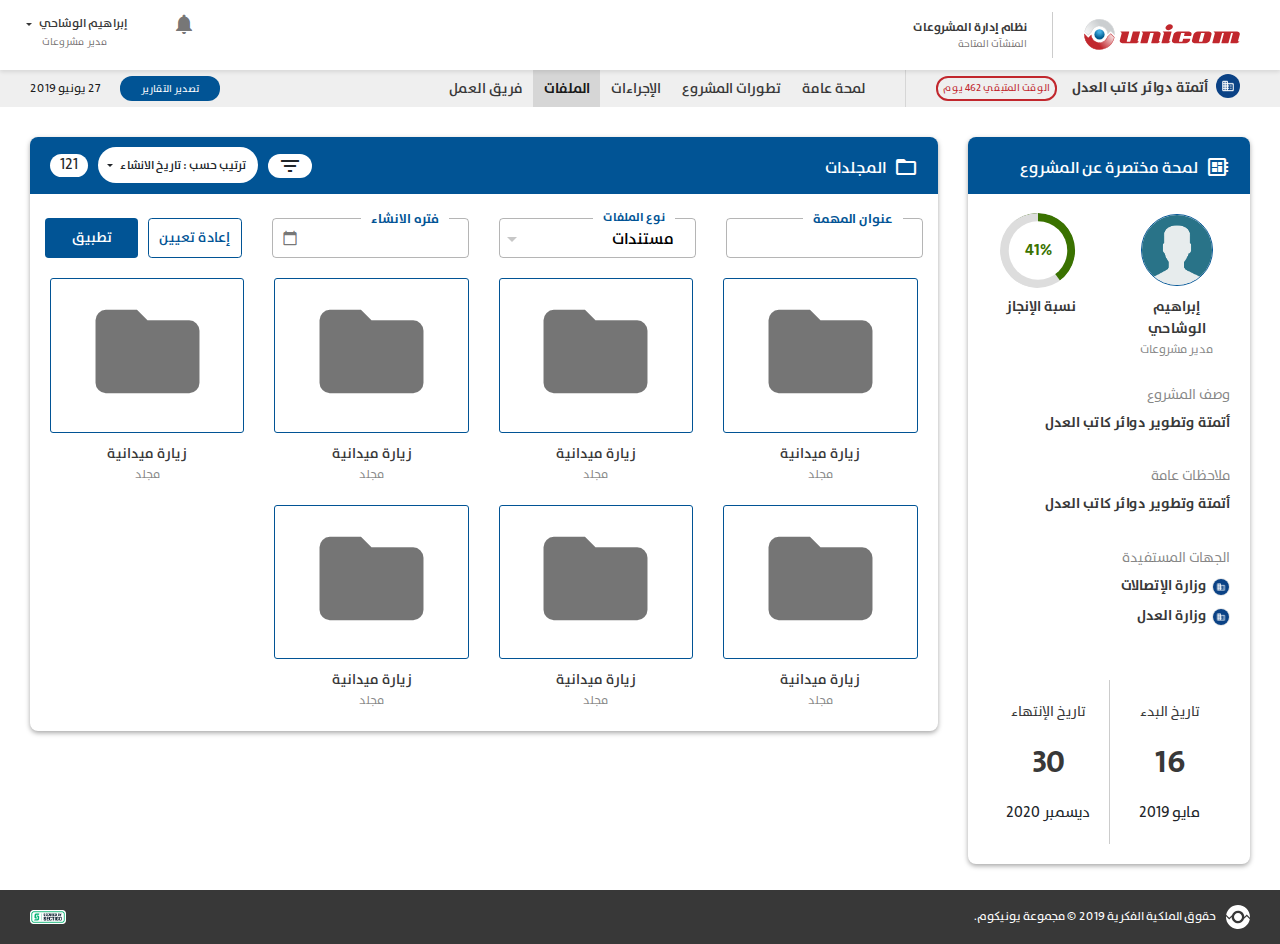
<file: files.html>
<!DOCTYPE html>
<html lang="ar" dir="rtl">

<head>
    <meta charset="UTF-8">
    <meta name="viewport" content="width=device-width, initial-scale=1.0">
    <meta http-equiv="X-UA-Compatible" content="ie=edge">
    <title>Notary : Dashboard</title>
    <link rel="stylesheet" href="assets/css/font-awesome.min.css">
    <link rel="stylesheet" href="assets/css/material.css">
    <link rel="stylesheet" href="assets/css/materialize.min.css">
    <link rel="stylesheet" href="assets/css/bootstrap.min.css">
    <link rel="stylesheet" href="assets/css/style.css">
</head>

<body>
    <!-- start wrapper here -->
    <div class="wrapper padding-bottom">
        <!-- start navbar here -->
        <header class="header">
            <div class="container-fluid">
                <div class="row mb-0">
                    <div class="col-xl-8 col-lg-8 col-md-8">
                        <ul class="top_menu nav">
                            <li>
                                <div class="media text-right">
                                    <img class="d-flex ml-2 flag_logo" src="assets/img/logo-en-light.svg" alt="">
                                </div>
                            </li>
                            <li>
                                <div class="media text-right">
                                    <div class="media-body">
                                        <h5 class="mb-0"> نظام إدارة المشروعات </h5>
                                        <p class="mb-0"> المنشآت المتاحة</p>
                                    </div>
                                </div>
                            </li>
                        </ul>
                    </div>
                    <div class="col-md-4">
                        <ul class="nav text-left pull-left">
                            <li class="nav-link">
                                <span class="notifications">
                                    <i class="material-icons ">notifications</i>
                                </span>
                            </li>
                            <li class="nav-link">
                                <div class="media text-left">
                                    <div class="media-body pl-2">
                                        <div class="dropdown">
                                            <button class="dropdown-toggle btn-dropdown username" type="button" id="dropdownMenu1" data-toggle="dropdown" aria-haspopup="true" aria-expanded="false ">
                                                إبراهيم الوشاحي  
                                            </button>
                                            <div class="dropdown-menu" aria-labelledby="dropdownMenu1">
                                                <a class="dropdown-item" href="# "> تغيير كلمة المرور </a>
                                                <div class="dropdown-divider"></div>
                                                <a class="dropdown-item" href="index.html">تسجيل الخروج</a>
                                            </div>
                                        </div>
                                        <p class="mb-0 text-left "> مدير مشروعات </p>
                                    </div>
                                </div>
                            </li>
                        </ul>
                    </div>
                </div>
            </div>
        </header>
        <!-- start navbar code here -->
        <nav class="navbar navbar-expand-lg navbar-light bg-light ">
            <div class="container-fluid">
                <span class="navbar-brand logo" href="#">
                    <img src="assets/img/defulat.png"> أتمتة دوائر كاتب العدل
                </span>
                <span class="navbar-brand last_time" href="#">الوقت المتبقي 462 يوم</span>
                <button class="navbar-toggler" type="button" data-toggle="collapse" data-target="#navbarSupportedContent" aria-controls="navbarSupportedContent" aria-expanded="false" aria-label="Toggle navigation">
                    <span class="navbar-toggler-icon"></span>
                </button>

                <div class="collapse navbar-collapse" id="navbarSupportedContent">
                    <ul class="navbar-nav ml-auto">
                        <li class="nav-item">
                            <a class="nav-link" href="project-overview.html">لمحة عامة</a>
                        </li>
                        <li class="nav-item">
                            <a class="nav-link" href="tasks.html">تطورات المشروع</a>
                        </li>
                        <li class="nav-item">
                            <a class="nav-link" href="#">الإجراءات</a>
                        </li>
                        <li class="nav-item active">
                            <a class="nav-link" href="files.html">الملفات</a>
                        </li>
                        <li class="nav-item">
                            <a class="nav-link" href="team.html">فريق العمل</a>
                        </li>
                    </ul>
                    <div class="my-2 my-lg-0">
                        <a href="#" class="navbar-brand report">تصدير التقارير </a>
                        <span class="navbar-brand new_date">27 يونيو 2019</span>
                    </div>
                </div>
            </div>
        </nav>
        <!-- start content here -->
        <div class="body_content padding_section">
            <div class="container-fluid">
                <div class="row">
                    <div class="col-lg-3 col-md-6">
                        <div class="boxs box_postion">
                            <div class="boxs-head bg-blue">
                                <h2>
                                    <span class="icons_boxs"><i class="material-icons"> developer_board</i></span> لمحة مختصرة عن المشروع
                                </h2>
                            </div>
                            <div class="boxs-body">
                                <div class="row">
                                    <div class="col-lg-6">
                                        <div class="user_area user_overview border-0 p-0">
                                            <img src="assets/img/person-placeholder.png">
                                            <div class="name">إبراهيم الوشاحي</div>
                                            <div class="prev">مدير مشروعات</div>
                                        </div>
                                    </div>
                                    <div class="col-lg-6">
                                        <div class="skill-box ">
                                            <div class="skills-circle text-center">
                                                <ul class="skills_scall">
                                                    <li data-percent="50">
                                                        <span class="bar-circle-right"></span>
                                                        <span class="bar-circle-left"></span>
                                                        <span class="bar-circle-cover"></span>
                                                        <b></b>
                                                    </li>
                                                </ul>
                                                <div class="name">نسبة الإنجاز</div>
                                            </div>
                                        </div>
                                    </div>
                                </div>
                                <div class="row">
                                    <div class="col-lg-12">
                                        <div class="content_data_list user_list_overview mt-4 ulo">
                                            <p class="content_title"> وصف المشروع </p>
                                            <ul class="content_list">
                                                <li>أتمتة وتطوير دوائر كاتب العدل</li>
                                            </ul>
                                        </div>
                                    </div>
                                    <div class="col-lg-12">
                                        <div class="content_data_list user_list_overview mt-4 ulo">
                                            <p class="content_title"> ملاحظات عامة </p>
                                            <ul class="content_list">
                                                <li>أتمتة وتطوير دوائر كاتب العدل</li>
                                            </ul>
                                        </div>
                                    </div>
                                    <div class="col-lg-12">
                                        <div class="content_data_list user_list_overview mt-4 ulo">
                                            <p class="content_title"> الجهات المستفيدة </p>
                                            <ul class="content_list">
                                                <li><img src="assets/img/defulat.png"> وزارة الإتصالات </li>
                                                <li><img src="assets/img/defulat.png"> وزارة العدل </li>
                                            </ul>
                                        </div>
                                    </div>
                                    <div class="col-lg-12 mt-5">
                                        <ul class="nav user_desc user_list_overview">
                                            <li class="nav-item">
                                                <p class="text-center mb-0"> تاريخ البدء </p>
                                                <p class="number text-center"> 16 </p>
                                                <div class="name"> مايو 2019 </div>
                                            </li>
                                            <li class="nav-item">
                                                <p class="text-center mb-0"> تاريخ الإنتهاء </p>
                                                <p class="number text-center"> 30 </p>
                                                <div class="name"> ديسمبر 2020 </div>
                                            </li>
                                        </ul>
                                    </div>
                                </div>
                            </div>
                        </div>
                    </div>
                    <div class="col-lg-9 col-md-6">
                        <div class="boxs box_postion">
                            <div class="boxs-head bg-blue">
                                <h2>
                                    <span class="icons_boxs"><i class="material-icons"> folder_open</i></span> المجلدات
                                </h2>
                                <span class="pull-left counter_tasks">121</span>
                                <div class="dropdown pull-left">
                                    <a class="btn btn-light dropdown-toggle dropdown_tasks" href="#" role="button" id="dropdownMenuLink" data-toggle="dropdown" aria-haspopup="true" aria-expanded="false">
                                        ترتيب حسب : تاريخ الانشاء
                                    </a>
                                    <div class="dropdown-menu dropdown_tasks_over" aria-labelledby="dropdownMenuLink">
                                        <a class="dropdown-item" href="#">Action</a>
                                        <a class="dropdown-item" href="#">Another action</a>
                                        <a class="dropdown-item" href="#">Something else here</a>
                                    </div>
                                </div>
                                <span class="pull-left filter_tasks"><i class="material-icons">filter_list</i></span>
                            </div>
                            <div class="boxs-body p-0">
                                <form class="filter_form w-100">
                                    <div class="row w-100 mr-0">
                                        <div class="col-lg-3">
                                            <div class="form-group mb-0">
                                                <input class="inputMaterial" type="text">
                                                <label class="label"> عنوان المهمة </label>
                                            </div>
                                        </div>
                                        <div class="col-lg-3">
                                            <div class="form-group mb-0">
                                                <div class="input-field inputMaterial mt-0">
                                                    <select>
                                                        <option value="" disabled selected> مستندات </option>
                                                        <option value="1">Option 1</option>
                                                        <option value="2">Option 2</option>
                                                        <option value="3">Option 3</option>
                                                    </select>
                                                    <label class="select_lable"> نوع الملفات </label>
                                                </div>
                                            </div>
                                        </div>
                                        <div class="col-lg-3">
                                            <div class="form-group mb-0">
                                                <input class="inputMaterial datepicker" id="" type="text">
                                                <span class="datepicker"><i class="material-icons calender_icons">calendar_today</i></span>
                                                <label class="label">  فتره الانشاء  </label>

                                            </div>
                                        </div>
                                        <div class="col-lg-3">
                                            <div class="form-row">
                                                <div class="col-md-6">
                                                    <button type="button" class="btn w-100 btn-border actions"> إعادة تعيين </button>
                                                </div>
                                                <div class="col-md-6">
                                                    <button type="button" class="btn w-100 btn-blue actions"> تطبيق </button>
                                                </div>
                                            </div>
                                        </div>
                                    </div>
                                </form>
                                <div class="content_files">
                                    <div class="row">
                                        <div class="col-lg-3 col-md-6">
                                            <a href="single-file.html">
                                                <div class="files text-center">
                                                    <div class="icon_file">
                                                        <i class="material-icons">folder</i>
                                                    </div>
                                                    <div class="file_name">زيارة ميدانية</div>
                                                    <div class="file_type">مجلد</div>
                                                </div>
                                            </a>
                                        </div>
                                        <div class="col-lg-3 col-md-6">
                                            <a href="#">
                                                <div class="files text-center">
                                                    <div class="icon_file">
                                                        <i class="material-icons">folder</i>
                                                    </div>
                                                    <div class="file_name">زيارة ميدانية</div>
                                                    <div class="file_type">مجلد</div>
                                                </div>
                                            </a>
                                        </div>
                                        <div class="col-lg-3 col-md-6">
                                            <a href="#">
                                                <div class="files text-center">
                                                    <div class="icon_file">
                                                        <i class="material-icons">folder</i>
                                                    </div>
                                                    <div class="file_name">زيارة ميدانية</div>
                                                    <div class="file_type">مجلد</div>
                                                </div>
                                            </a>
                                        </div>
                                        <div class="col-lg-3 col-md-6">
                                            <a href="#">
                                                <div class="files text-center">
                                                    <div class="icon_file">
                                                        <i class="material-icons">folder</i>
                                                    </div>
                                                    <div class="file_name">زيارة ميدانية</div>
                                                    <div class="file_type">مجلد</div>
                                                </div>
                                            </a>
                                        </div>
                                        <div class="col-lg-3 col-md-6">
                                            <a href="#">
                                                <div class="files text-center">
                                                    <div class="icon_file">
                                                        <i class="material-icons">folder</i>
                                                    </div>
                                                    <div class="file_name">زيارة ميدانية</div>
                                                    <div class="file_type">مجلد</div>
                                                </div>
                                            </a>
                                        </div>
                                        <div class="col-lg-3 col-md-6">
                                            <a href="#">
                                                <div class="files text-center">
                                                    <div class="icon_file">
                                                        <i class="material-icons">folder</i>
                                                    </div>
                                                    <div class="file_name">زيارة ميدانية</div>
                                                    <div class="file_type">مجلد</div>
                                                </div>
                                            </a>
                                        </div>
                                        <div class="col-lg-3 col-md-6">
                                            <a href="#">
                                                <div class="files text-center">
                                                    <div class="icon_file">
                                                        <i class="material-icons">folder</i>
                                                    </div>
                                                    <div class="file_name">زيارة ميدانية</div>
                                                    <div class="file_type">مجلد</div>
                                                </div>
                                            </a>
                                        </div>
                                    </div>
                                </div>
                            </div>
                        </div>
                    </div>
                </div>
            </div>
        </div>
    </div>
    </div>

    <!-- start footer here -->
    <footer class="footer footer-bg mt-5">
        <div class="container-fluid ">
            <div class="row ">
                <div class="col-md-6 text-right ">
                    <span><img class="ml-2 " src="assets/img/Logo-Icon.svg "></span>
                    <span class="ml-4 "> حقوق الملكية الفكرية 2019 © مجموعة يونيكوم. </span>
                </div>
                <div class="col-md-6 ">
                    <span><img class="secured-badge " src="assets/img/secured-badge.png "></span>
                </div>
            </div>
        </div>
    </footer>
    <script src="assets/js/jquery-3.4.1.js"></script>
    <script src="assets/js/popper.js"></script>
    <script src="assets/js/bootstrap.min.js"></script>
    <script src="assets/js/materialize.min.js"></script>
    <script src="assets/js/chart.js"></script>
    <script src="assets/js/nicescroll.js"></script>
    <script src="assets/js/scroll.js"></script>
    <script src="assets/js/custom.js"></script>


</body>

</html
</file>
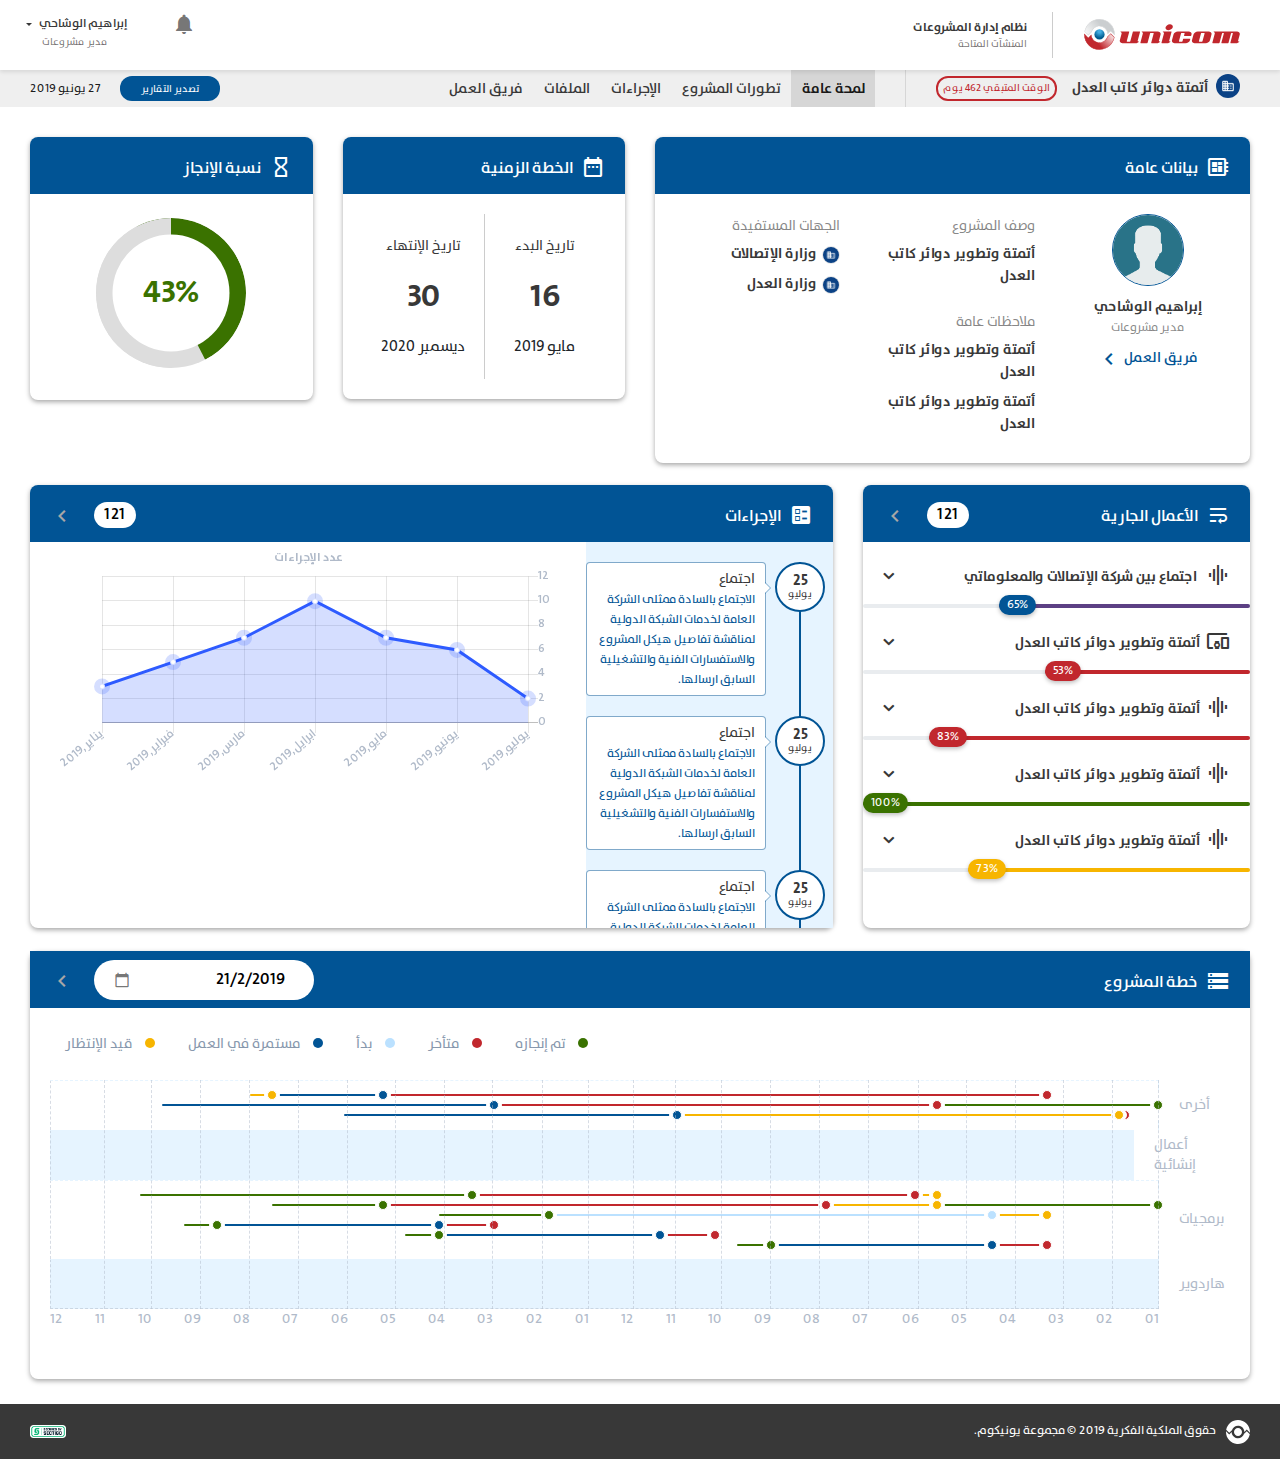
<file: project-overview.html>
<!DOCTYPE html>
<html lang="ar" dir="rtl">

<head>
    <meta charset="UTF-8">
    <meta name="viewport" content="width=device-width, initial-scale=1.0">
    <meta http-equiv="X-UA-Compatible" content="ie=edge">
    <title>Notary : Dashboard</title>
    <link rel="stylesheet" href="assets/css/font-awesome.min.css">
    <link rel="stylesheet" href="assets/css/material.css">
    <link rel="stylesheet" href="assets/css/materialize.min.css">
    <link rel="stylesheet" href="assets/css/bootstrap.min.css">
    <link rel="stylesheet" href="assets/css/style.css">
</head>

<body>
    <!-- start wrapper here -->
    <div class="wrapper padding-bottom">
        <!-- start navbar here -->
        <header class="header">
            <div class="container-fluid">
                <div class="row mb-0">
                    <div class="col-xl-8 col-lg-8 col-md-8">
                        <ul class="top_menu nav">
                            <li>
                                <div class="media text-right">
                                    <img class="d-flex ml-2 flag_logo" src="assets/img/logo-en-light.svg" alt="">
                                </div>
                            </li>
                            <li>
                                <div class="media text-right">
                                    <div class="media-body">
                                        <h5 class="mb-0"> نظام إدارة المشروعات </h5>
                                        <p class="mb-0"> المنشآت المتاحة</p>
                                    </div>
                                </div>
                            </li>
                        </ul>
                    </div>
                    <div class="col-md-4">
                        <ul class="nav text-left pull-left">
                            <li class="nav-link">
                                <span class="notifications">
                                    <i class="material-icons ">notifications</i>
                                </span>
                            </li>
                            <li class="nav-link">
                                <div class="media text-left">
                                    <div class="media-body pl-2">
                                        <div class="dropdown">
                                            <button class="dropdown-toggle btn-dropdown username" type="button" id="dropdownMenu1" data-toggle="dropdown" aria-haspopup="true" aria-expanded="false ">
                                                إبراهيم الوشاحي  
                                            </button>
                                            <div class="dropdown-menu" aria-labelledby="dropdownMenu1">
                                                <a class="dropdown-item" href="# "> تغيير كلمة المرور </a>
                                                <div class="dropdown-divider"></div>
                                                <a class="dropdown-item" href="index.html">تسجيل الخروج</a>
                                            </div>
                                        </div>
                                        <p class="mb-0 text-left "> مدير مشروعات </p>
                                    </div>
                                </div>
                            </li>
                        </ul>
                    </div>
                </div>
            </div>
        </header>
        <!-- start navbar code here -->
        <nav class="navbar navbar-expand-lg navbar-light bg-light ">
            <div class="container-fluid">
                <span class="navbar-brand logo" href="#">
                    <img src="assets/img/defulat.png"> أتمتة دوائر كاتب العدل
                </span>
                <span class="navbar-brand last_time" href="#">الوقت المتبقي 462 يوم</span>
                <button class="navbar-toggler" type="button" data-toggle="collapse" data-target="#navbarSupportedContent" aria-controls="navbarSupportedContent" aria-expanded="false" aria-label="Toggle navigation">
                    <span class="navbar-toggler-icon"></span>
                </button>

                <div class="collapse navbar-collapse" id="navbarSupportedContent">
                    <ul class="navbar-nav ml-auto">
                        <li class="nav-item active">
                            <a class="nav-link" href="project-overview.html">لمحة عامة</a>
                        </li>
                        <li class="nav-item">
                            <a class="nav-link" href="tasks.html">تطورات المشروع</a>
                        </li>
                        <li class="nav-item">
                            <a class="nav-link" href="#">الإجراءات</a>
                        </li>
                        <li class="nav-item">
                            <a class="nav-link" href="files.html">الملفات</a>
                        </li>
                        <li class="nav-item">
                            <a class="nav-link" href="team.html">فريق العمل</a>
                        </li>
                    </ul>
                    <div class="my-2 my-lg-0">
                        <a href="#" class="navbar-brand report">تصدير التقارير </a>
                        <span class="navbar-brand new_date">27 يونيو 2019</span>
                    </div>
                </div>
            </div>
        </nav>
        <!-- start content here -->
        <div class="body_content padding_section">
            <div class="container-fluid">
                <div class="row">
                    <div class="col-lg-6 col-md-12">
                        <div class="boxs box_postion">
                            <div class="boxs-head bg-blue">
                                <h2>
                                    <span class="icons_boxs"><i class="material-icons"> developer_board</i></span> بيانات عامة
                                </h2>
                            </div>
                            <div class="boxs-body">
                                <div class="row">
                                    <div class="col-lg-4">
                                        <div class="user_area user_overview border-0 p-0">
                                            <img src="assets/img/person-placeholder.png">
                                            <div class="name">إبراهيم الوشاحي</div>
                                            <div class="prev">مدير مشروعات</div>
                                            <a class="team_work" href="#">فريق العمل <span><i class="material-icons">keyboard_arrow_left</i></span></a>
                                        </div>
                                    </div>
                                    <div class="col-lg-4">
                                        <div class="content_data_list user_list_overview">
                                            <p class="content_title"> وصف المشروع</p>
                                            <ul class="content_list">
                                                <li>أتمتة وتطوير دوائر كاتب العدل</li>
                                            </ul>
                                        </div>
                                        <div class="content_data_list user_list_overview mt-4">
                                            <p class="content_title"> ملاحظات عامة </p>
                                            <ul class="content_list">
                                                <li>أتمتة وتطوير دوائر كاتب العدل</li>
                                                <li>أتمتة وتطوير دوائر كاتب العدل</li>
                                            </ul>
                                        </div>
                                    </div>
                                    <div class="col-lg-4">
                                        <div class="content_data_list user_list_overview">
                                            <p class="content_title"> الجهات المستفيدة </p>
                                            <ul class="content_list">
                                                <li><img src="assets/img/defulat.png"> وزارة الإتصالات </li>
                                                <li><img src="assets/img/defulat.png"> وزارة العدل </li>
                                            </ul>
                                        </div>
                                    </div>
                                </div>
                            </div>
                        </div>
                    </div>
                    <div class="col-lg-3 col-md-6">
                        <div class="boxs box_postion">
                            <div class="boxs-head bg-blue">
                                <h2>
                                    <span class="icons_boxs"><i class="material-icons"> date_range</i></span> الخطة الزمنية
                                </h2>
                            </div>
                            <div class="boxs-body">
                                <ul class="nav user_desc user_list_overview">
                                    <li class="nav-item">
                                        <p class="text-center mb-0"> تاريخ البدء </p>
                                        <p class="number text-center"> 16 </p>
                                        <div class="name"> مايو 2019 </div>
                                    </li>
                                    <li class="nav-item">
                                        <p class="text-center mb-0"> تاريخ الإنتهاء </p>
                                        <p class="number text-center"> 30 </p>
                                        <div class="name"> ديسمبر 2020 </div>
                                    </li>
                                </ul>
                            </div>
                        </div>
                    </div>
                    <div class="col-lg-3 col-md-6">
                        <div class="boxs box_postion">
                            <div class="boxs-head bg-blue">
                                <h2>
                                    <span class="icons_boxs"><i class="material-icons"> hourglass_empty</i></span> نسبة الإنجاز
                                </h2>
                            </div>
                            <div class="boxs-body">
                                <div class="skill-box">
                                    <div class="skills-circle">
                                        <ul>
                                            <li data-percent="50">
                                                <span class="bar-circle-right"></span>
                                                <span class="bar-circle-left"></span>
                                                <span class="bar-circle-cover"></span>
                                                <b></b>
                                            </li>
                                        </ul>
                                    </div>
                                </div>
                            </div>
                        </div>
                    </div>
                </div>
                <div class="row mt-4">
                    <div class="col-lg-4">
                        <div class="boxs box_postion">
                            <a href="">
                                <div class="boxs-head bg-blue">
                                    <h2>
                                        <span class="icons_boxs"><i class="material-icons"> wrap_text</i></span> الأعمال الجارية
                                        <span class="pull-left icons mt-1"><i class="material-icons"> keyboard_arrow_left</i></span></span>
                                        <span class="pull-left counter_circel">121</span>
                                    </h2>
                                </div>
                            </a>
                            <div class="boxs-body p-0 boxes_height">
                                <div class="collapse_wrapper center-block scrollbar" id="scrollbar">
                                    <div class="panel-group snj-panel" id="accordion" role="tablist" aria-multiselectable="true">
                                        <div class="panel panel-default">
                                            <div class="panel-heading" role="tab" id="heading1">
                                                <h4 class="panel-title">
                                                    <a role="button" data-toggle="collapse" data-parent="#accordion" href="#collapse1" aria-expanded="true" aria-controls="collapse1">
                                                        <span><i class="material-icons">graphic_eq</i></span> اجتماع بين شركة الإتصالات والمعلوماتي
                                                    </a>
                                                </h4>
                                                <div class="progress progress_height progress_pos">
                                                    <div class="progress-bar" role="progressbar" aria-valuenow="65%" aria-valuemin="0" aria-valuemax="100">
                                                        <span>65%</span>
                                                    </div>
                                                </div>
                                            </div>

                                            <div id="collapse1" class="panel-collapse collapse in" role="tabpanel" aria-labelledby="heading1">
                                                <div class="panel-body">
                                                    اجتماع بين شركة الاتصالات والمعلوماتية وشركة الاتصالات العالمية تم فيه الهيكل العام للمشروع وتم إرسال مجموعة من الاستفسارات الفنية والتشغيلية إليهم للحصول على اجابات لها لضرورتها لتنفيذ المشروع
                                                </div>
                                            </div>
                                        </div>
                                        <div class="panel panel-default">
                                            <div class="panel-heading" role="tab" id="heading2">
                                                <h4 class="panel-title">
                                                    <a class="collapsed" role="button" data-toggle="collapse" data-parent="#accordion" href="#collapse2" aria-expanded="false" aria-controls="collapse2">
                                                        <span><i class="material-icons">devices_other</i></span>أتمتة وتطوير دوائر كاتب العدل
                                                    </a>
                                                </h4>
                                                <div class="progress progress_height progress_pos">
                                                    <div class="progress-bar bg-red" role="progressbar" aria-valuenow="53%" aria-valuemin="0" aria-valuemax="100">
                                                        <span class="bg-red">53%</span>
                                                    </div>
                                                </div>
                                            </div>
                                            <div id="collapse2" class="panel-collapse collapse" role="tabpanel" aria-labelledby="heading2">
                                                <div class="panel-body">
                                                    اجتماع بين شركة الاتصالات والمعلوماتية وشركة الاتصالات العالمية تم فيه الهيكل العام للمشروع وتم إرسال مجموعة من الاستفسارات الفنية والتشغيلية إليهم للحصول على اجابات لها لضرورتها لتنفيذ المشروع
                                                </div>
                                            </div>
                                        </div>
                                        <div class="panel panel-default">
                                            <div class="panel-heading" role="tab" id="heading3">
                                                <h4 class="panel-title">
                                                    <a class="collapsed" role="button" data-toggle="collapse" data-parent="#accordion" href="#collapse3" aria-expanded="false" aria-controls="collapse3">
                                                        <span><i class="material-icons">graphic_eq</i></span>أتمتة وتطوير دوائر كاتب العدل
                                                    </a>
                                                </h4>
                                                <div class="progress progress_height progress_pos">
                                                    <div class="progress-bar bg-red" role="progressbar" aria-valuenow="83%" aria-valuemin="0" aria-valuemax="100">
                                                        <span class="bg-red">83%</span>
                                                    </div>
                                                </div>
                                            </div>
                                            <div id="collapse3" class="panel-collapse collapse" role="tabpanel" aria-labelledby="heading3">
                                                <div class="panel-body">
                                                    اجتماع بين شركة الاتصالات والمعلوماتية وشركة الاتصالات العالمية تم فيه الهيكل العام للمشروع وتم إرسال مجموعة من الاستفسارات الفنية والتشغيلية إليهم للحصول على اجابات لها لضرورتها لتنفيذ المشروع
                                                </div>
                                            </div>
                                        </div>
                                        <div class="panel panel-default">
                                            <div class="panel-heading" role="tab" id="heading4">
                                                <h4 class="panel-title">
                                                    <a class="collapsed" role="button" data-toggle="collapse" data-parent="#accordion" href="#collapse4" aria-expanded="false" aria-controls="collapse4">
                                                        <span><i class="material-icons">graphic_eq</i></span>أتمتة وتطوير دوائر كاتب العدل
                                                    </a>
                                                </h4>
                                                <div class="progress progress_height progress_pos">
                                                    <div class="progress-bar bg-green" role="progressbar" aria-valuenow="100%" aria-valuemin="0" aria-valuemax="100">
                                                        <span class="bg-green">100%</span>
                                                    </div>
                                                </div>
                                            </div>
                                            <div id="collapse4" class="panel-collapse collapse" role="tabpanel" aria-labelledby="heading4">
                                                <div class="panel-body">
                                                    اجتماع بين شركة الاتصالات والمعلوماتية وشركة الاتصالات العالمية تم فيه الهيكل العام للمشروع وتم إرسال مجموعة من الاستفسارات الفنية والتشغيلية إليهم للحصول على اجابات لها لضرورتها لتنفيذ المشروع
                                                </div>
                                            </div>
                                        </div>
                                        <div class="panel panel-default">
                                            <div class="panel-heading" role="tab" id="heading5">
                                                <h4 class="panel-title">
                                                    <a class="collapsed" role="button" data-toggle="collapse" data-parent="#accordion" href="#collapse5" aria-expanded="false" aria-controls="collapse5">
                                                        <span><i class="material-icons">graphic_eq</i></span>أتمتة وتطوير دوائر كاتب العدل
                                                    </a>
                                                </h4>
                                                <div class="progress progress_height progress_pos">
                                                    <div class="progress-bar bg-warring" role="progressbar" aria-valuenow="73%" aria-valuemin="0" aria-valuemax="100">
                                                        <span class="bg-warring">73%</span>
                                                    </div>
                                                </div>
                                            </div>
                                            <div id="collapse5" class="panel-collapse collapse" role="tabpanel" aria-labelledby="heading5">
                                                <div class="panel-body">
                                                    اجتماع بين شركة الاتصالات والمعلوماتية وشركة الاتصالات العالمية تم فيه الهيكل العام للمشروع وتم إرسال مجموعة من الاستفسارات الفنية والتشغيلية إليهم للحصول على اجابات لها لضرورتها لتنفيذ المشروع
                                                </div>
                                            </div>
                                        </div>

                                    </div>
                                </div>
                            </div>
                        </div>
                    </div>
                    <div class="col-lg-8">
                        <div class="boxs box_postion">
                            <a href="">
                                <div class="boxs-head bg-blue">
                                    <h2>
                                        <span class="icons_boxs"><i class="material-icons"> ballot</i></span> الإجراءات
                                        <span class="pull-left icons mt-1"><i class="material-icons"> keyboard_arrow_left</i></span></span>
                                        <span class="pull-left counter_circel">121</span>
                                    </h2>
                                </div>
                            </a>
                            <div class="boxs-body p-0">
                                <div class="row">
                                    <div class="col-lg-4 col-md-6">
                                        <div class="timeline timeline_bg scrollbar" id="scrollbar">
                                            <ul>
                                                <li>
                                                    <div class="date_information">
                                                        <div class="data">
                                                            <p class="mb-0 num text-center"> 25</p>
                                                            <p class="mb-0 date text-center"> يوليو </p>
                                                        </div>
                                                    </div>
                                                    <div class="main_timeline_content">
                                                        <div class="timeline_content timeline_content_overview ">
                                                            <div class="timeline_title">اجتماع</div>
                                                            <div class="timeline_desc">
                                                                الاجتماع بالسادة ممثلى الشركة العامة لخدمات الشبكة الدولية لمناقشة تفاصيل هيكل المشروع والاستفسارات الفنية والتشغيلية السابق ارسالها.
                                                            </div>
                                                        </div>
                                                    </div>
                                                </li>
                                                <li>
                                                    <div class="date_information">
                                                        <div class="data">
                                                            <p class="mb-0 num text-center"> 25</p>
                                                            <p class="mb-0 date text-center"> يوليو </p>
                                                        </div>
                                                    </div>
                                                    <div class="main_timeline_content">
                                                        <div class="timeline_content timeline_content_overview">
                                                            <div class="timeline_title">اجتماع</div>
                                                            <div class="timeline_desc">
                                                                الاجتماع بالسادة ممثلى الشركة العامة لخدمات الشبكة الدولية لمناقشة تفاصيل هيكل المشروع والاستفسارات الفنية والتشغيلية السابق ارسالها.
                                                            </div>
                                                        </div>
                                                    </div>
                                                </li>
                                                <li>
                                                    <div class="date_information">
                                                        <div class="data">
                                                            <p class="mb-0 num text-center"> 25</p>
                                                            <p class="mb-0 date text-center"> يوليو </p>
                                                        </div>
                                                    </div>
                                                    <div class="main_timeline_content">
                                                        <div class="timeline_content timeline_content_overview">
                                                            <div class="timeline_title">اجتماع</div>
                                                            <div class="timeline_desc">
                                                                الاجتماع بالسادة ممثلى الشركة العامة لخدمات الشبكة الدولية لمناقشة تفاصيل هيكل المشروع والاستفسارات الفنية والتشغيلية السابق ارسالها.
                                                            </div>
                                                        </div>
                                                    </div>
                                                </li>
                                            </ul>
                                            <a href="#modal1" class="d-block w-100 btn waves-effect waves-light btn-blue mt-3 modal-trigger"> عرض المزيد </a>
                                        </div>
                                    </div>
                                    <div class="col-lg-8 col-md-6">
                                        <div class="chart chart_overview">
                                            <canvas id="myChart" width="100%"></canvas>
                                        </div>
                                    </div>
                                </div>
                            </div>
                        </div>
                    </div>
                </div>
                <!-- Modal Structure -->
                <div id="modal1" class="modal model_overview">
                    <div class="modal-content border-0 rounded-0 p-0">
                        <div class="boxs box_postion">
                            <a href="">
                                <div class="boxs-head bg-blue rounded-0">
                                    <h2>
                                        <span class="icons_boxs"><i class="material-icons"> ballot</i></span> الإجراءات
                                        <span class="pull-left icons mt-1"><i class="material-icons"> keyboard_arrow_left</i></span></span>
                                        <span class="pull-left counter_circel">121</span>
                                    </h2>
                                </div>
                            </a>
                            <div class="boxs-body p-0">
                                <div class="container-fluid p-0">
                                    <div class="row">
                                        <div class="col-lg-4 col-md-6">
                                            <div class="timeline timeline_bg scrollbar_model" id="scrollbar_model">
                                                <ul>
                                                    <li>
                                                        <div class="date_information">
                                                            <div class="data">
                                                                <p class="mb-0 num text-center"> 25</p>
                                                                <p class="mb-0 date text-center"> يوليو </p>
                                                            </div>
                                                        </div>
                                                        <div class="main_timeline_content">
                                                            <div class="timeline_content timeline_content_overview_model">
                                                                <div class="timeline_title">اجتماع</div>
                                                                <div class="timeline_desc">
                                                                    الاجتماع بالسادة ممثلى الشركة العامة لخدمات الشبكة الدولية لمناقشة تفاصيل هيكل المشروع والاستفسارات الفنية والتشغيلية السابق ارسالها.
                                                                </div>
                                                            </div>
                                                        </div>
                                                    </li>
                                                    <li>
                                                        <div class="date_information">
                                                            <div class="data">
                                                                <p class="mb-0 num text-center"> 25</p>
                                                                <p class="mb-0 date text-center"> يوليو </p>
                                                            </div>
                                                        </div>
                                                        <div class="main_timeline_content">
                                                            <div class="timeline_content timeline_content_overview_model">
                                                                <div class="timeline_title">اجتماع</div>
                                                                <div class="timeline_desc">
                                                                    الاجتماع بالسادة ممثلى الشركة العامة لخدمات الشبكة الدولية لمناقشة تفاصيل هيكل المشروع والاستفسارات الفنية والتشغيلية السابق ارسالها.
                                                                </div>
                                                            </div>
                                                        </div>
                                                    </li>
                                                    <li>
                                                        <div class="date_information">
                                                            <div class="data">
                                                                <p class="mb-0 num text-center"> 25</p>
                                                                <p class="mb-0 date text-center"> يوليو </p>
                                                            </div>
                                                        </div>
                                                        <div class="main_timeline_content">
                                                            <div class="timeline_content timeline_content_overview_model">
                                                                <div class="timeline_title">اجتماع</div>
                                                                <div class="timeline_desc">
                                                                    الاجتماع بالسادة ممثلى الشركة العامة لخدمات الشبكة الدولية لمناقشة تفاصيل هيكل المشروع والاستفسارات الفنية والتشغيلية السابق ارسالها.
                                                                </div>
                                                            </div>
                                                        </div>
                                                    </li>
                                                    <li>
                                                        <div class="date_information">
                                                            <div class="data">
                                                                <p class="mb-0 num text-center"> 25</p>
                                                                <p class="mb-0 date text-center"> يوليو </p>
                                                            </div>
                                                        </div>
                                                        <div class="main_timeline_content">
                                                            <div class="timeline_content timeline_content_overview_model">
                                                                <div class="timeline_title">اجتماع</div>
                                                                <div class="timeline_desc">
                                                                    الاجتماع بالسادة ممثلى الشركة العامة لخدمات الشبكة الدولية لمناقشة تفاصيل هيكل المشروع والاستفسارات الفنية والتشغيلية السابق ارسالها.
                                                                </div>
                                                            </div>
                                                        </div>
                                                    </li>
                                                    <li>
                                                        <div class="date_information">
                                                            <div class="data">
                                                                <p class="mb-0 num text-center"> 25</p>
                                                                <p class="mb-0 date text-center"> يوليو </p>
                                                            </div>
                                                        </div>
                                                        <div class="main_timeline_content">
                                                            <div class="timeline_content timeline_content_overview_model">
                                                                <div class="timeline_title">اجتماع</div>
                                                                <div class="timeline_desc">
                                                                    الاجتماع بالسادة ممثلى الشركة العامة لخدمات الشبكة الدولية لمناقشة تفاصيل هيكل المشروع والاستفسارات الفنية والتشغيلية السابق ارسالها.
                                                                </div>
                                                            </div>
                                                        </div>
                                                    </li>
                                                </ul>
                                                <a href="#modal1" class="modal-close d-block w-100 btn waves-effect waves-light btn-blue mt-3"> العودة للعرض المختصر </a>
                                            </div>
                                        </div>
                                        <div class="col-lg-8 col-md-6">
                                            <div class="chart chart_overview">
                                                <canvas id="myChart_model" width="100%"></canvas>
                                            </div>
                                        </div>
                                    </div>
                                </div>
                            </div>
                        </div>
                    </div>

                </div>
                <div class="row mt-4">
                    <div class="col-md-12">
                        <div class="boxs box_postion">

                            <div class="boxs-head bg-blue rounded-0">
                                <h2>
                                    <span class="icons_boxs"><i class="material-icons"> storage</i></span> خطة المشروع
                                    <span class="pull-left icons mt-1"><i class="material-icons"> keyboard_arrow_left</i></span></span>
                                    <span class="pull-left counter_circel datepicker_pos">
                                        <div class="form-group mb-0">
                                                <input type="text" class="datepicker inputMaterial" value="21/2/2019">
                                                <span class="datepicker"><i class="material-icons calender_icons">calendar_today</i></span>
                            </div>
                            </span>
                            </h2>
                        </div>


                        <div class="boxs-body">
                            <!-- <div id="chartdiv"></div> -->
                            <div class="row">
                                <div class="col-md-12">
                                    <div class="list_cat">
                                        <ul>
                                            <li> <span class="green"></span> تم إنجازه</li>
                                            <li> <span class="red"></span> متأخر </li>
                                            <li> <span class="light_blue"></span> بدأ </li>
                                            <li> <span class="blue"></span> مستمرة في العمل </li>
                                            <li> <span class="orange"></span> قيد الإنتظار </li>
                                        </ul>
                                    </div>
                                    <div class="chart_custom" id="chart_custom">
                                        <ul>
                                            <li>
                                                <span class="cat"> أخرى </span>
                                                <span class="bg">
                                                    <div class="progressBar">
                                                        <div class="progress">
                                                            <div class="bar progress-bar bg-transparent" role="progressbar" aria-valuenow="10%" aria-valuemin="0" aria-valuemax="100">
                                                                
                                                            </div>
                                                            <div class="bar progress-bar red" role="progressbar" aria-valuenow="60%" aria-valuemin="0" aria-valuemax="60">
                                                                <!-- <div class="tooltips_from tooltips_postion">
                                                                    <ul>
                                                                        <li>
                                                                            <div class="content_tooltip">
                                                                                <div class=" num_day"> 01 </div>
                                                                                <div class="">
                                                                                    <div class="d-block month"> الإثنين </div>
                                                                                    <div class="years"> يوليو 2019 </div>
                                                                                </div>
                                                                            </div>
                                                                        </li>
                                                                    </ul>
                                                                </div> -->
                                                            </div>
                                                            <div class="bar progress-bar blue" role="progressbar" aria-valuenow="10%" aria-valuemin="0" aria-valuemax="100">
                                                                <!-- <div class="tooltips_from tooltips_postion">
                                                                    <ul>
                                                                        <li>
                                                                            <div class="content_tooltip">
                                                                                <div class=" num_day"> 01 </div>
                                                                                <div class="">
                                                                                    <div class="d-block month"> الإثنين </div>
                                                                                    <div class="years"> يوليو 2019 </div>
                                                                                </div>
                                                                            </div>
                                                                        </li>
                                                                    </ul>
                                                                </div> -->
                                                            </div>
                                                            <div class="bar progress-bar orange" role="progressbar" aria-valuenow="2%" aria-valuemin="0" aria-valuemax="100">
                                                                <!-- <div class="tooltips_from_to tooltips_postion">
                                                                    <ul>
                                                                        <li>
                                                                            <div class="content_tooltip">
                                                                                    <div class=" num_day"> 01 </div>
                                                                                    <div class="">
                                                                                        <div class="d-block month"> الإثنين </div>
                                                                                        <div class="years"> يوليو 2019 </div>
                                                                                    </div>
                                                                            </div>
                                                                        </li>
                                                                        <li>
                                                                            <div class="content_tooltip">
                                                                                    <div class=" num_day"> 01 </div>
                                                                                    <div class="">
                                                                                        <div class="d-block month"> الإثنين </div>
                                                                                        <div class="years"> يوليو 2019 </div>
                                                                                    </div>
                                                                            </div>
                                                                        </li>
                                                                            
                                                                    </ul>
                                                                </div> -->
                                                            </div>
                                                        </div>
                                                    </div>
                                                    <div class="progressBar">
                                                        <div class="progress">
                                                            <div class="bar progress-bar green" role="progressbar" aria-valuenow="20%" aria-valuemin="0" aria-valuemax="100">
                                                                <!-- <div class="tooltips"> 10 </div> -->
                                                            </div>
                                                            <div class="bar progress-bar red" role="progressbar" aria-valuenow="40%" aria-valuemin="0" aria-valuemax="60">
                                                            </div>
                                                            <div class="bar progress-bar blue" role="progressbar" aria-valuenow="30%" aria-valuemin="0" aria-valuemax="100">
                                                            </div>
                                                        </div>
                                                    </div>
                                                    <div class="progressBar">
                                                        <div class="progress">
                                                            <div class="bar progress-bar bg-transparent" role="progressbar" aria-valuenow="3%" aria-valuemin="0" aria-valuemax="100">
                                                                <!-- <div class="tooltips"> 10 </div> -->
                                                            </div>
                                                            <div class="bar progress-bar red" role="progressbar" aria-valuenow=".5%" aria-valuemin="0" aria-valuemax="100">
                                                            </div>
                                                            <div class="bar progress-bar orange" role="progressbar" aria-valuenow="40%" aria-valuemin="0" aria-valuemax="60">
                                                            </div>
                                                            <div class="bar progress-bar blue" role="progressbar" aria-valuenow="30%" aria-valuemin="0" aria-valuemax="100">
                                                            </div>
                                                        </div>
                                                    </div>
                                                </span>
                                            </li>
                                            <li>
                                                <span class="cat"> أعمال إنشائية </span>
                                                <span class="bg"></span>
                                            </li>
                                            <li>
                                                <span class="cat"> برمجيات </span>
                                                <span class="bg">
                                                    <div class="progressBar">
                                                        <div class="progress">
                                                            <div class="bar progress-bar bg-transparent" role="progressbar" aria-valuenow="20%" aria-valuemin="0" aria-valuemax="100">
                                                                <!-- <div class="tooltips"> 10 </div> -->
                                                            </div>
                                                            <div class="bar progress-bar orange" role="progressbar" aria-valuenow="2%" aria-valuemin="0" aria-valuemax="100">
                                                            </div>
                                                            <div class="bar progress-bar red" role="progressbar" aria-valuenow="40%" aria-valuemin="0" aria-valuemax="60">
                                                            </div>
                                                            <div class="bar progress-bar green" role="progressbar" aria-valuenow="30%" aria-valuemin="0" aria-valuemax="100">
                                                            </div>
                                                        </div>
                                                    </div>
                                                    <div class="progressBar">
                                                        <div class="progress">
                                                            <div class="bar progress-bar green" role="progressbar" aria-valuenow="20%" aria-valuemin="0" aria-valuemax="100">
                                                                <!-- <div class="tooltips"> 10 </div> -->
                                                            </div>
                                                            <div class="bar progress-bar orange" role="progressbar" aria-valuenow="10%" aria-valuemin="0" aria-valuemax="100">
                                                            </div>
                                                            <div class="bar progress-bar red" role="progressbar" aria-valuenow="40%" aria-valuemin="0" aria-valuemax="60">
                                                            </div>
                                                            <div class="bar progress-bar green" role="progressbar" aria-valuenow="10%" aria-valuemin="0" aria-valuemax="100">
                                                            </div>
                                                        </div>
                                                    </div>
                                                    <div class="progressBar">
                                                        <div class="progress">
                                                            <div class="bar progress-bar bg-transparent" role="progressbar" aria-valuenow="10%" aria-valuemin="0" aria-valuemax="100">
                                                                <!-- <div class="tooltips"> 10 </div> -->
                                                            </div>
                                                            <div class="bar progress-bar orange" role="progressbar" aria-valuenow="5%" aria-valuemin="0" aria-valuemax="100">
                                                            </div>
                                                            <div class="bar progress-bar light_blue" role="progressbar" aria-valuenow="40%" aria-valuemin="0" aria-valuemax="60">
                                                            </div>
                                                            <div class="bar progress-bar green" role="progressbar" aria-valuenow="10%" aria-valuemin="0" aria-valuemax="100">
                                                            </div>
                                                        </div>
                                                    </div>
                                                    <div class="progressBar">
                                                        <div class="progress">
                                                            <div class="bar progress-bar bg-transparent" role="progressbar" aria-valuenow="60%" aria-valuemin="0" aria-valuemax="100">
                                                                <!-- <div class="tooltips"> 10 </div> -->
                                                            </div>
                                                            <div class="bar progress-bar red" role="progressbar" aria-valuenow="5%" aria-valuemin="0" aria-valuemax="100">
                                                            </div>
                                                            <div class="bar progress-bar blue" role="progressbar" aria-valuenow="20%" aria-valuemin="0" aria-valuemax="60">
                                                            </div>
                                                            <div class="bar progress-bar green" role="progressbar" aria-valuenow="3%" aria-valuemin="0" aria-valuemax="100">
                                                            </div>
                                                        </div>
                                                    </div>
                                                    <div class="progressBar">
                                                        <div class="progress">
                                                            <div class="bar progress-bar bg-transparent" role="progressbar" aria-valuenow="40%" aria-valuemin="0" aria-valuemax="100">
                                                                <!-- <div class="tooltips"> 10 </div> -->
                                                            </div>
                                                            <div class="bar progress-bar red" role="progressbar" aria-valuenow="5%" aria-valuemin="0" aria-valuemax="100">
                                                            </div>
                                                            <div class="bar progress-bar blue" role="progressbar" aria-valuenow="20%" aria-valuemin="0" aria-valuemax="60">
                                                            </div>
                                                            <div class="bar progress-bar green" role="progressbar" aria-valuenow="3%" aria-valuemin="0" aria-valuemax="100">
                                                            </div>
                                                        </div>
                                                    </div>
                                                    <div class="progressBar">
                                                        <div class="progress">
                                                            <div class="bar progress-bar bg-transparent" role="progressbar" aria-valuenow="10%" aria-valuemin="0" aria-valuemax="100">
                                                                <!-- <div class="tooltips"> 10 </div> -->
                                                            </div>
                                                            <div class="bar progress-bar red" role="progressbar" aria-valuenow="5%" aria-valuemin="0" aria-valuemax="100">
                                                            </div>
                                                            <div class="bar progress-bar blue" role="progressbar" aria-valuenow="20%" aria-valuemin="0" aria-valuemax="60">
                                                            </div>
                                                            <div class="bar progress-bar green" role="progressbar" aria-valuenow="3%" aria-valuemin="0" aria-valuemax="100">
                                                            </div>
                                                        </div>
                                                    </div>
                                                </span>
                                            </li>
                                            <li>
                                                <span class="cat"> هاردوير </span>
                                                <span class="bg last_border"></span>
                                            </li>
                                        </ul>
                                        <div class="number_day">
                                            <ul>
                                                <li>01</li>
                                                <li>02</li>
                                                <li>03</li>
                                                <li>04</li>
                                                <li>05</li>
                                                <li>06</li>
                                                <li>07</li>
                                                <li>08</li>
                                                <li>09</li>
                                                <li>10</li>
                                                <li>11</li>
                                                <li>12</li>
                                                <li>01</li>
                                                <li>02</li>
                                                <li>03</li>
                                                <li>04</li>
                                                <li>05</li>
                                                <li>06</li>
                                                <li>07</li>
                                                <li>08</li>
                                                <li>09</li>
                                                <li>10</li>
                                                <li>11</li>
                                                <li>12</li>
                                            </ul>

                                        </div>
                                    </div>
                                </div>
                            </div>
                        </div>
                    </div>

                </div>
            </div>
        </div>
    </div>
    </div>

    <!-- start footer here -->
    <footer class="footer footer-bg mt-5">
        <div class="container-fluid ">
            <div class="row ">
                <div class="col-md-6 text-right ">
                    <span><img class="ml-2 " src="assets/img/Logo-Icon.svg "></span>
                    <span class="ml-4 "> حقوق الملكية الفكرية 2019 © مجموعة يونيكوم. </span>
                </div>
                <div class="col-md-6 ">
                    <span><img class="secured-badge " src="assets/img/secured-badge.png "></span>
                </div>
            </div>
        </div>
    </footer>
    <script src="assets/js/jquery-3.4.1.js"></script>
    <script src="assets/js/popper.js"></script>
    <script src="assets/js/bootstrap.min.js"></script>
    <script src="assets/js/materialize.min.js"></script>
    <script src="assets/js/chart.js"></script>
    <script src="assets/js/nicescroll.js"></script>
    <script src="assets/js/scroll.js"></script>
    <!-- <script src="https://www.amcharts.com/lib/3/amcharts.js"></script>
    <script src="https://www.amcharts.com/lib/3/serial.js"></script>
    <script src="https://www.amcharts.com/lib/3/themes/light.js"></script>
    <script src="https://www.amcharts.com/lib/3/gantt.js"></script> -->
    <script src="assets/js/custom.js"></script>
    <script>
        var ctx = document.getElementById('myChart').getContext('2d');
        var chart = new Chart(ctx, {
            // The type of chart we want to create
            type: 'line',

            // The data for our dataset
            data: {
                labels: ['يناير,2019', 'فبراير,2019', 'مارس,2019', 'ابرايل,2019', 'مايو,2019', 'يونيو,2019', 'يوليو,2019'],
                datasets: [{
                    label: '',
                    backgroundColor: "rgba(46,91,255,0.2)",
                    borderColor: "rgba(46,91,255,1)",
                    data: [3, 5, 7, 10, 7, 6, 2],
                    borderWidth: 3,
                    pointBorderColor: "rgba(46,91,255,0.2)",
                    pointBackgroundColor: "#fff",
                    pointBorderWidth: 10,
                    pointHoverRadius: 5,
                }]
            },

            // Configuration options go here
            options: {
                legend: {
                    display: false
                },
                title: {
                    display: true,
                    text: 'عدد الإجراءات',
                    fontFamily: "Bahij TheSansArabic Plain",
                    fontColor: "rgba(176, 186, 201, 1)",
                    position: 'top',

                },
                elements: {
                    line: {
                        tension: 0
                    }
                },
                scales: {
                    yAxes: [{
                        position: 'right',
                        stacked: false,
                        pointRadius: 0,
                        display: true,
                        ticks: {
                            min: 0,
                            max: 12,
                            stepSize: 2,
                            fontColor: "rgba(176, 186, 201, 1)",
                            fontFamily: "Bahij TheSansArabic Plain"
                        },
                        gridLines: {
                            drawBorder: false,
                        }
                    }],
                    xAxes: [{
                        ticks: {
                            maxRotation: 40,
                            minRotation: 40,
                            fontColor: "rgba(176, 186, 201, 1)",
                            fontFamily: "Bahij TheSansArabic Plain"
                        },

                    }],

                }

            }
        });
    </script>
    <script>
        var ctx = document.getElementById('myChart_model').getContext('2d');
        var chart = new Chart(ctx, {
            // The type of chart we want to create
            type: 'line',

            // The data for our dataset
            data: {
                labels: ['يناير,2019', 'فبراير,2019', 'مارس,2019', 'ابرايل,2019', 'مايو,2019', 'يونيو,2019', 'يوليو,2019'],
                datasets: [{
                    label: '',
                    backgroundColor: "rgba(46,91,255,0.2)",
                    borderColor: "rgba(46,91,255,1)",
                    data: [3, 5, 7, 10, 7, 6, 2],
                    borderWidth: 3,
                    pointBorderColor: "rgba(46,91,255,0.2)",
                    pointBackgroundColor: "#fff",
                    pointBorderWidth: 10,
                    pointHoverRadius: 5,
                }]
            },

            // Configuration options go here
            options: {
                legend: {
                    display: false
                },
                title: {
                    display: true,
                    text: 'عدد الإجراءات',
                    fontFamily: "Bahij TheSansArabic Plain",
                    fontColor: "rgba(176, 186, 201, 1)",
                    position: 'top',

                },
                elements: {
                    line: {
                        tension: 0
                    }
                },
                scales: {
                    yAxes: [{
                        position: 'right',
                        stacked: true,
                        pointRadius: 0,
                        display: true,
                        ticks: {
                            min: 0,
                            max: 12,
                            stepSize: 2,
                            fontColor: "rgba(176, 186, 201, 1)",
                            fontFamily: "Bahij TheSansArabic Plain"
                        },
                        gridLines: {
                            drawBorder: false,
                        }
                    }],
                    xAxes: [{
                        ticks: {
                            maxRotation: 40,
                            minRotation: 40,
                            fontColor: "rgba(176, 186, 201, 1)",
                            fontFamily: "Bahij TheSansArabic Plain"
                        },

                    }],

                }

            }
        });
    </script>
</body>

</html>
</file>
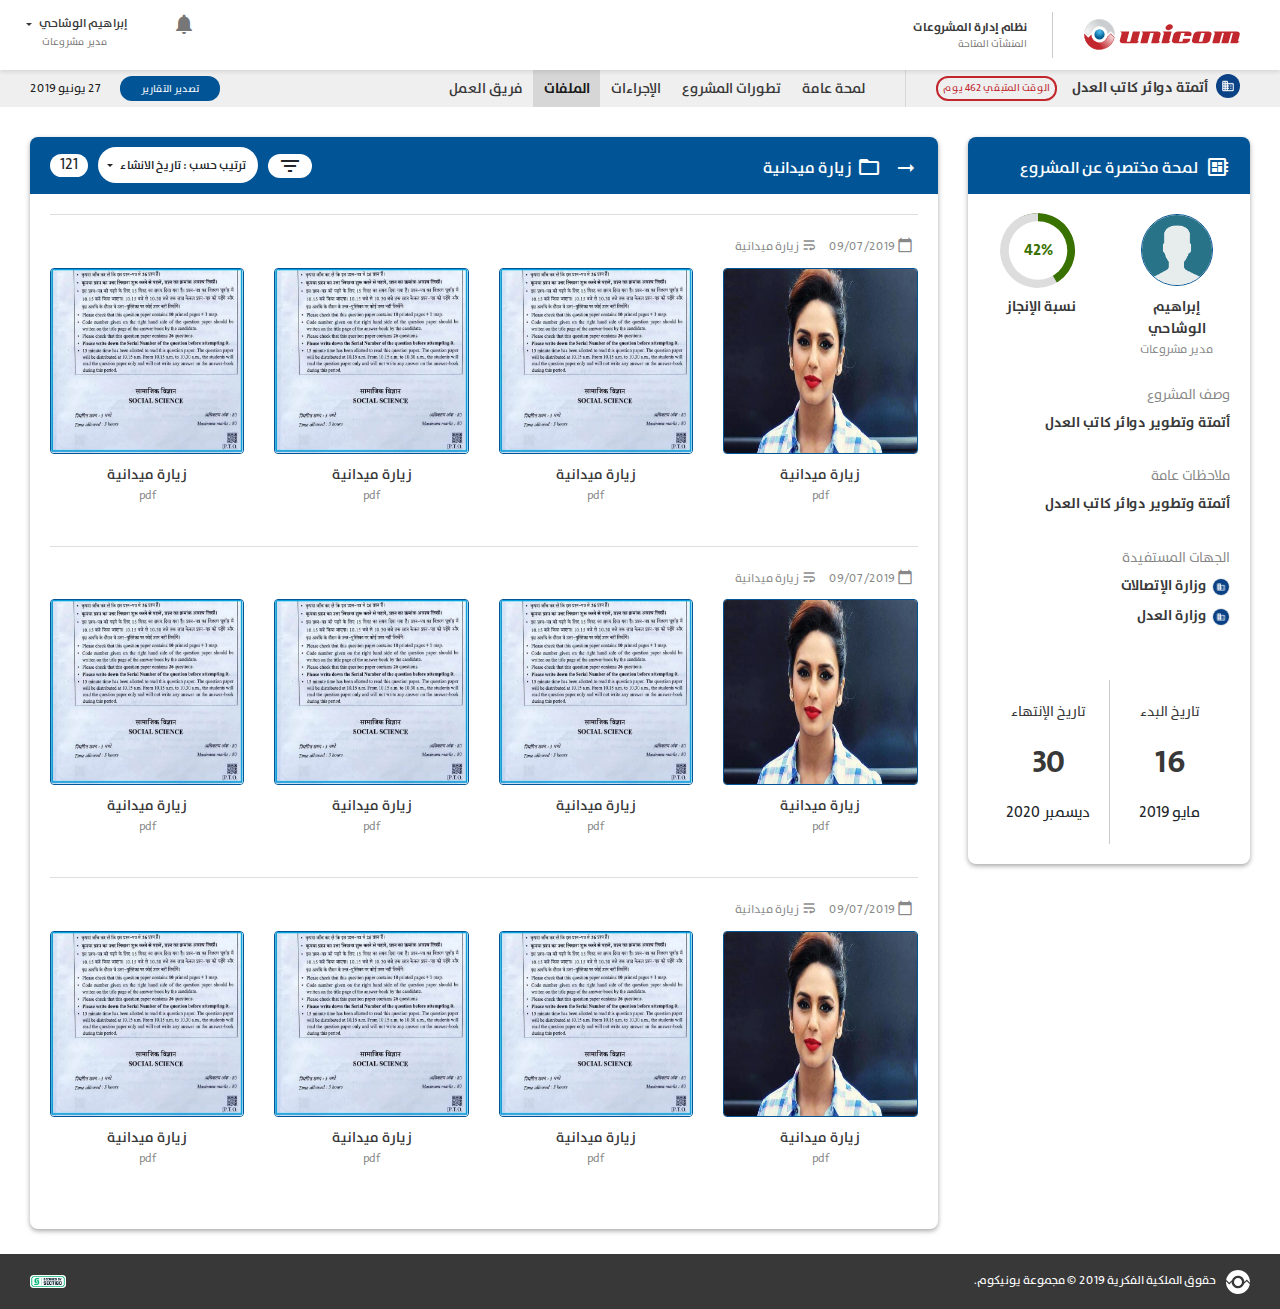
<file: single-file.html>
<!DOCTYPE html>
<html lang="ar" dir="rtl">

<head>
    <meta charset="UTF-8">
    <meta name="viewport" content="width=device-width, initial-scale=1.0">
    <meta http-equiv="X-UA-Compatible" content="ie=edge">
    <title>Notary : Dashboard</title>
    <link rel="stylesheet" href="assets/css/font-awesome.min.css">
    <link rel="stylesheet" href="assets/css/material.css">
    <link rel="stylesheet" href="assets/css/materialize.min.css">
    <link rel="stylesheet" href="assets/css/bootstrap.min.css">
    <link rel="stylesheet" href="assets/css/style.css">
</head>

<body>
    <!-- start wrapper here -->
    <div class="wrapper padding-bottom">
        <!-- start navbar here -->
        <header class="header">
            <div class="container-fluid">
                <div class="row mb-0">
                    <div class="col-xl-8 col-lg-8 col-md-8">
                        <ul class="top_menu nav">
                            <li>
                                <div class="media text-right">
                                    <img class="d-flex ml-2 flag_logo" src="assets/img/logo-en-light.svg" alt="">
                                </div>
                            </li>
                            <li>
                                <div class="media text-right">
                                    <div class="media-body">
                                        <h5 class="mb-0"> نظام إدارة المشروعات </h5>
                                        <p class="mb-0"> المنشآت المتاحة</p>
                                    </div>
                                </div>
                            </li>
                        </ul>
                    </div>
                    <div class="col-md-4">
                        <ul class="nav text-left pull-left">
                            <li class="nav-link">
                                <span class="notifications">
                                    <i class="material-icons ">notifications</i>
                                </span>
                            </li>
                            <li class="nav-link">
                                <div class="media text-left">
                                    <div class="media-body pl-2">
                                        <div class="dropdown">
                                            <button class="dropdown-toggle btn-dropdown username" type="button" id="dropdownMenu1" data-toggle="dropdown" aria-haspopup="true" aria-expanded="false ">
                                                إبراهيم الوشاحي  
                                            </button>
                                            <div class="dropdown-menu" aria-labelledby="dropdownMenu1">
                                                <a class="dropdown-item" href="# "> تغيير كلمة المرور </a>
                                                <div class="dropdown-divider"></div>
                                                <a class="dropdown-item" href="index.html">تسجيل الخروج</a>
                                            </div>
                                        </div>
                                        <p class="mb-0 text-left "> مدير مشروعات </p>
                                    </div>
                                </div>
                            </li>
                        </ul>
                    </div>
                </div>
            </div>
        </header>
        <!-- start navbar code here -->
        <nav class="navbar navbar-expand-lg navbar-light bg-light ">
            <div class="container-fluid">
                <span class="navbar-brand logo" href="#">
                    <img src="assets/img/defulat.png"> أتمتة دوائر كاتب العدل
                </span>
                <span class="navbar-brand last_time" href="#">الوقت المتبقي 462 يوم</span>
                <button class="navbar-toggler" type="button" data-toggle="collapse" data-target="#navbarSupportedContent" aria-controls="navbarSupportedContent" aria-expanded="false" aria-label="Toggle navigation">
                    <span class="navbar-toggler-icon"></span>
                </button>

                <div class="collapse navbar-collapse" id="navbarSupportedContent">
                    <ul class="navbar-nav ml-auto">
                        <li class="nav-item">
                            <a class="nav-link" href="project-overview.html">لمحة عامة</a>
                        </li>
                        <li class="nav-item">
                            <a class="nav-link" href="tasks.html">تطورات المشروع</a>
                        </li>
                        <li class="nav-item">
                            <a class="nav-link" href="#">الإجراءات</a>
                        </li>
                        <li class="nav-item active">
                            <a class="nav-link" href="files.html">الملفات</a>
                        </li>
                        <li class="nav-item">
                            <a class="nav-link" href="team.html">فريق العمل</a>
                        </li>
                    </ul>
                    <div class="my-2 my-lg-0">
                        <a href="#" class="navbar-brand report">تصدير التقارير </a>
                        <span class="navbar-brand new_date">27 يونيو 2019</span>
                    </div>
                </div>
            </div>
        </nav>
        <!-- start content here -->
        <div class="body_content padding_section">
            <div class="container-fluid">
                <div class="row">
                    <div class="col-lg-3 col-md-6">
                        <div class="boxs box_postion">
                            <div class="boxs-head bg-blue">
                                <h2>
                                    <span class="icons_boxs"><i class="material-icons"> developer_board</i></span> لمحة مختصرة عن المشروع
                                </h2>
                            </div>
                            <div class="boxs-body">
                                <div class="row">
                                    <div class="col-lg-6">
                                        <div class="user_area user_overview border-0 p-0">
                                            <img src="assets/img/person-placeholder.png">
                                            <div class="name">إبراهيم الوشاحي</div>
                                            <div class="prev">مدير مشروعات</div>
                                        </div>
                                    </div>
                                    <div class="col-lg-6">
                                        <div class="skill-box ">
                                            <div class="skills-circle text-center">
                                                <ul class="skills_scall">
                                                    <li data-percent="50">
                                                        <span class="bar-circle-right"></span>
                                                        <span class="bar-circle-left"></span>
                                                        <span class="bar-circle-cover"></span>
                                                        <b></b>
                                                    </li>
                                                </ul>
                                                <div class="name">نسبة الإنجاز</div>
                                            </div>
                                        </div>
                                    </div>
                                </div>
                                <div class="row">
                                    <div class="col-lg-12">
                                        <div class="content_data_list user_list_overview mt-4 ulo">
                                            <p class="content_title"> وصف المشروع </p>
                                            <ul class="content_list">
                                                <li>أتمتة وتطوير دوائر كاتب العدل</li>
                                            </ul>
                                        </div>
                                    </div>
                                    <div class="col-lg-12">
                                        <div class="content_data_list user_list_overview mt-4 ulo">
                                            <p class="content_title"> ملاحظات عامة </p>
                                            <ul class="content_list">
                                                <li>أتمتة وتطوير دوائر كاتب العدل</li>
                                            </ul>
                                        </div>
                                    </div>
                                    <div class="col-lg-12">
                                        <div class="content_data_list user_list_overview mt-4 ulo">
                                            <p class="content_title"> الجهات المستفيدة </p>
                                            <ul class="content_list">
                                                <li><img src="assets/img/defulat.png"> وزارة الإتصالات </li>
                                                <li><img src="assets/img/defulat.png"> وزارة العدل </li>
                                            </ul>
                                        </div>
                                    </div>
                                    <div class="col-lg-12 mt-5">
                                        <ul class="nav user_desc user_list_overview">
                                            <li class="nav-item">
                                                <p class="text-center mb-0"> تاريخ البدء </p>
                                                <p class="number text-center"> 16 </p>
                                                <div class="name"> مايو 2019 </div>
                                            </li>
                                            <li class="nav-item">
                                                <p class="text-center mb-0"> تاريخ الإنتهاء </p>
                                                <p class="number text-center"> 30 </p>
                                                <div class="name"> ديسمبر 2020 </div>
                                            </li>
                                        </ul>
                                    </div>
                                </div>
                            </div>
                        </div>
                    </div>
                    <div class="col-lg-9 col-md-6">
                        <div class="boxs box_postion">
                            <div class="boxs-head bg-blue">
                                <h2>
                                    <a href="files.html" class="back_button"> <i class="material-icons"> arrow_right_alt</i> </a>
                                    <span class="icons_boxs"><i class="material-icons"> folder_open</i></span>زيارة ميدانية
                                </h2>
                                <span class="pull-left counter_tasks">121</span>
                                <div class="dropdown pull-left">
                                    <a class="btn btn-light dropdown-toggle dropdown_tasks" href="#" role="button" id="dropdownMenuLink" data-toggle="dropdown" aria-haspopup="true" aria-expanded="false">
                                        ترتيب حسب : تاريخ الانشاء
                                    </a>
                                    <div class="dropdown-menu dropdown_tasks_over" aria-labelledby="dropdownMenuLink">
                                        <a class="dropdown-item" href="#">Action</a>
                                        <a class="dropdown-item" href="#">Another action</a>
                                        <a class="dropdown-item" href="#">Something else here</a>
                                    </div>
                                </div>
                                <span class="pull-left filter_tasks"><i class="material-icons">filter_list</i></span>
                            </div>
                            <div class="boxs-body">
                                <div class="block">
                                    <div class="titles">
                                        <div class="mb-0 date_task mt-0 pr-0">
                                            <span class="date"><i class="material-icons">calendar_today</i> 09/07/2019 </span>
                                            <span class="date"><i class="material-icons">wrap_text</i> زيارة ميدانية </span>
                                        </div>
                                    </div>
                                    <div class="row">
                                        <div class="col-lg-3 col-md-6">
                                            <div class="files text-center">
                                                <img src="assets/img/user.jpeg">
                                                <div class="file_name">زيارة ميدانية</div>
                                                <div class="file_type">pdf</div>
                                            </div>
                                        </div>
                                        <div class="col-lg-3 col-md-6">
                                            <div class="files text-center">
                                                <img src="assets/img/papper.jpeg">
                                                <div class="file_name">زيارة ميدانية</div>
                                                <div class="file_type">pdf</div>
                                            </div>
                                        </div>
                                        <div class="col-lg-3 col-md-6">
                                            <div class="files text-center">
                                                <img src="assets/img/papper.jpeg">
                                                <div class="file_name">زيارة ميدانية</div>
                                                <div class="file_type">pdf</div>
                                            </div>
                                        </div>
                                        <div class="col-lg-3 col-md-6">
                                            <div class="files text-center">
                                                <img src="assets/img/papper.jpeg">
                                                <div class="file_name">زيارة ميدانية</div>
                                                <div class="file_type">pdf</div>
                                            </div>
                                        </div>
                                    </div>
                                </div>
                                <div class="block">
                                    <div class="titles">
                                        <div class="mb-0 date_task mt-0 pr-0">
                                            <span class="date"><i class="material-icons">calendar_today</i> 09/07/2019 </span>
                                            <span class="date"><i class="material-icons">wrap_text</i> زيارة ميدانية </span>
                                        </div>
                                    </div>
                                    <div class="row">
                                        <div class="col-lg-3 col-md-6">
                                            <div class="files text-center">
                                                <img src="assets/img/user.jpeg">
                                                <div class="file_name">زيارة ميدانية</div>
                                                <div class="file_type">pdf</div>
                                            </div>
                                        </div>
                                        <div class="col-lg-3 col-md-6">
                                            <div class="files text-center">
                                                <img src="assets/img/papper.jpeg">
                                                <div class="file_name">زيارة ميدانية</div>
                                                <div class="file_type">pdf</div>
                                            </div>
                                        </div>
                                        <div class="col-lg-3 col-md-6">
                                            <div class="files text-center">
                                                <img src="assets/img/papper.jpeg">
                                                <div class="file_name">زيارة ميدانية</div>
                                                <div class="file_type">pdf</div>
                                            </div>
                                        </div>
                                        <div class="col-lg-3 col-md-6">
                                            <div class="files text-center">
                                                <img src="assets/img/papper.jpeg">
                                                <div class="file_name">زيارة ميدانية</div>
                                                <div class="file_type">pdf</div>
                                            </div>
                                        </div>
                                    </div>
                                </div>
                                <div class="block">
                                    <div class="titles">
                                        <div class="mb-0 date_task mt-0 pr-0">
                                            <span class="date"><i class="material-icons">calendar_today</i> 09/07/2019 </span>
                                            <span class="date"><i class="material-icons">wrap_text</i> زيارة ميدانية </span>
                                        </div>
                                    </div>
                                    <div class="row">
                                        <div class="col-lg-3 col-md-6">
                                            <div class="files text-center">
                                                <img src="assets/img/user.jpeg">
                                                <div class="file_name">زيارة ميدانية</div>
                                                <div class="file_type">pdf</div>
                                            </div>
                                        </div>
                                        <div class="col-lg-3 col-md-6">
                                            <div class="files text-center">
                                                <img src="assets/img/papper.jpeg">
                                                <div class="file_name">زيارة ميدانية</div>
                                                <div class="file_type">pdf</div>
                                            </div>
                                        </div>
                                        <div class="col-lg-3 col-md-6">
                                            <div class="files text-center">
                                                <img src="assets/img/papper.jpeg">
                                                <div class="file_name">زيارة ميدانية</div>
                                                <div class="file_type">pdf</div>
                                            </div>
                                        </div>
                                        <div class="col-lg-3 col-md-6">
                                            <div class="files text-center">
                                                <img src="assets/img/papper.jpeg">
                                                <div class="file_name">زيارة ميدانية</div>
                                                <div class="file_type">pdf</div>
                                            </div>
                                        </div>
                                    </div>
                                </div>
                            </div>
                        </div>
                    </div>
                </div>
            </div>
        </div>
    </div>
    </div>

    <!-- start footer here -->
    <footer class="footer footer-bg mt-5">
        <div class="container-fluid ">
            <div class="row ">
                <div class="col-md-6 text-right ">
                    <span><img class="ml-2 " src="assets/img/Logo-Icon.svg "></span>
                    <span class="ml-4 "> حقوق الملكية الفكرية 2019 © مجموعة يونيكوم. </span>
                </div>
                <div class="col-md-6 ">
                    <span><img class="secured-badge " src="assets/img/secured-badge.png "></span>
                </div>
            </div>
        </div>
    </footer>
    <script src="assets/js/jquery-3.4.1.js"></script>
    <script src="assets/js/popper.js"></script>
    <script src="assets/js/bootstrap.min.js"></script>
    <script src="assets/js/materialize.min.js"></script>
    <script src="assets/js/chart.js"></script>
    <script src="assets/js/nicescroll.js"></script>
    <script src="assets/js/scroll.js"></script>
    <script src="assets/js/custom.js"></script>


</body>

</html
</file>
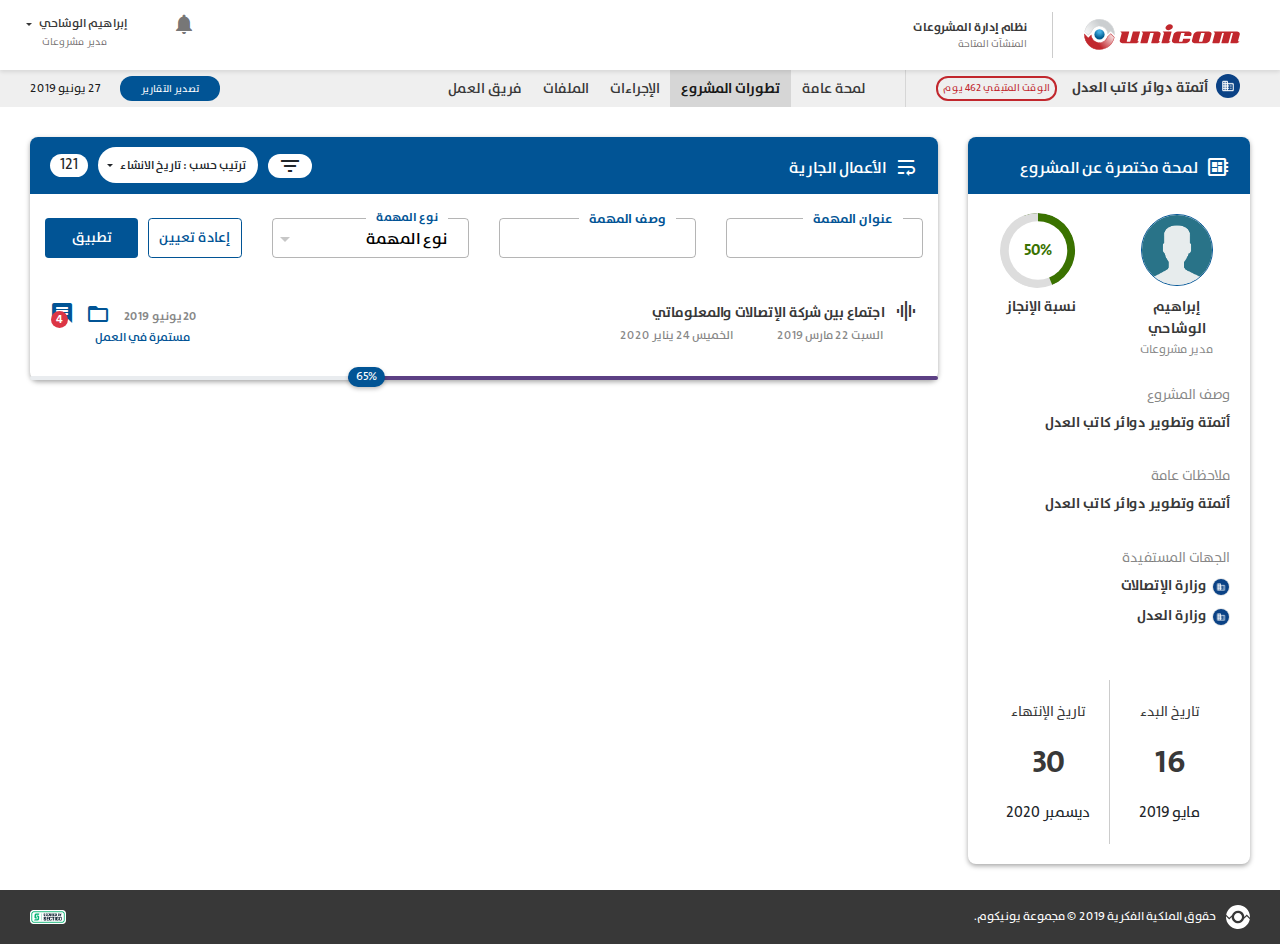
<file: tasks.html>
<!DOCTYPE html>
<html lang="ar" dir="rtl">

<head>
    <meta charset="UTF-8">
    <meta name="viewport" content="width=device-width, initial-scale=1.0">
    <meta http-equiv="X-UA-Compatible" content="ie=edge">
    <title>Notary : Dashboard</title>
    <link rel="stylesheet" href="assets/css/font-awesome.min.css">
    <link rel="stylesheet" href="assets/css/material.css">
    <link rel="stylesheet" href="assets/css/materialize.min.css">
    <link rel="stylesheet" href="assets/css/bootstrap.min.css">
    <link rel="stylesheet" href="assets/css/style.css">
</head>

<body>
    <!-- start wrapper here -->
    <div class="wrapper padding-bottom">
        <!-- start navbar here -->
        <header class="header">
            <div class="container-fluid">
                <div class="row mb-0">
                    <div class="col-xl-8 col-lg-8 col-md-8">
                        <ul class="top_menu nav">
                            <li>
                                <div class="media text-right">
                                    <img class="d-flex ml-2 flag_logo" src="assets/img/logo-en-light.svg" alt="">
                                </div>
                            </li>
                            <li>
                                <div class="media text-right">
                                    <div class="media-body">
                                        <h5 class="mb-0"> نظام إدارة المشروعات </h5>
                                        <p class="mb-0"> المنشآت المتاحة</p>
                                    </div>
                                </div>
                            </li>
                        </ul>
                    </div>
                    <div class="col-md-4">
                        <ul class="nav text-left pull-left">
                            <li class="nav-link">
                                <span class="notifications">
                                    <i class="material-icons ">notifications</i>
                                </span>
                            </li>
                            <li class="nav-link">
                                <div class="media text-left">
                                    <div class="media-body pl-2">
                                        <div class="dropdown">
                                            <button class="dropdown-toggle btn-dropdown username" type="button" id="dropdownMenu1" data-toggle="dropdown" aria-haspopup="true" aria-expanded="false ">
                                                إبراهيم الوشاحي  
                                            </button>
                                            <div class="dropdown-menu" aria-labelledby="dropdownMenu1">
                                                <a class="dropdown-item" href="# "> تغيير كلمة المرور </a>
                                                <div class="dropdown-divider"></div>
                                                <a class="dropdown-item" href="index.html">تسجيل الخروج</a>
                                            </div>
                                        </div>
                                        <p class="mb-0 text-left "> مدير مشروعات </p>
                                    </div>
                                </div>
                            </li>
                        </ul>
                    </div>
                </div>
            </div>
        </header>
        <!-- start navbar code here -->
        <nav class="navbar navbar-expand-lg navbar-light bg-light ">
            <div class="container-fluid">
                <span class="navbar-brand logo" href="#">
                    <img src="assets/img/defulat.png"> أتمتة دوائر كاتب العدل
                </span>
                <span class="navbar-brand last_time" href="#">الوقت المتبقي 462 يوم</span>
                <button class="navbar-toggler" type="button" data-toggle="collapse" data-target="#navbarSupportedContent" aria-controls="navbarSupportedContent" aria-expanded="false" aria-label="Toggle navigation">
                    <span class="navbar-toggler-icon"></span>
                </button>

                <div class="collapse navbar-collapse" id="navbarSupportedContent">
                    <ul class="navbar-nav ml-auto">
                        <li class="nav-item">
                            <a class="nav-link" href="project-overview.html">لمحة عامة</a>
                        </li>
                        <li class="nav-item active">
                            <a class="nav-link" href="tasks.html">تطورات المشروع</a>
                        </li>
                        <li class="nav-item">
                            <a class="nav-link" href="#">الإجراءات</a>
                        </li>
                        <li class="nav-item">
                            <a class="nav-link" href="files.html">الملفات</a>
                        </li>
                        <li class="nav-item">
                            <a class="nav-link" href="team.html">فريق العمل</a>
                        </li>
                    </ul>
                    <div class="my-2 my-lg-0">
                        <a href="#" class="navbar-brand report">تصدير التقارير </a>
                        <span class="navbar-brand new_date">27 يونيو 2019</span>
                    </div>
                </div>
            </div>
        </nav>
        <!-- start content here -->
        <div class="body_content padding_section">
            <div class="container-fluid">
                <div class="row">
                    <div class="col-lg-3 col-md-6">
                        <div class="boxs box_postion">
                            <div class="boxs-head bg-blue">
                                <h2>
                                    <span class="icons_boxs"><i class="material-icons"> developer_board</i></span> لمحة مختصرة عن المشروع
                                </h2>
                            </div>
                            <div class="boxs-body">
                                <div class="row">
                                    <div class="col-lg-6">
                                        <div class="user_area user_overview border-0 p-0">
                                            <img src="assets/img/person-placeholder.png">
                                            <div class="name">إبراهيم الوشاحي</div>
                                            <div class="prev">مدير مشروعات</div>
                                        </div>
                                    </div>
                                    <div class="col-lg-6">
                                        <div class="skill-box ">
                                            <div class="skills-circle text-center">
                                                <ul class="skills_scall">
                                                    <li data-percent="60">
                                                        <span class="bar-circle-right"></span>
                                                        <span class="bar-circle-left"></span>
                                                        <span class="bar-circle-cover"></span>
                                                        <b></b>
                                                    </li>
                                                </ul>
                                                <div class="name">نسبة الإنجاز</div>
                                            </div>
                                        </div>
                                    </div>
                                </div>
                                <div class="row">
                                    <div class="col-lg-12">
                                        <div class="content_data_list user_list_overview mt-4 ulo">
                                            <p class="content_title"> وصف المشروع </p>
                                            <ul class="content_list">
                                                <li>أتمتة وتطوير دوائر كاتب العدل</li>
                                            </ul>
                                        </div>
                                    </div>
                                    <div class="col-lg-12">
                                        <div class="content_data_list user_list_overview mt-4 ulo">
                                            <p class="content_title"> ملاحظات عامة </p>
                                            <ul class="content_list">
                                                <li>أتمتة وتطوير دوائر كاتب العدل</li>
                                            </ul>
                                        </div>
                                    </div>
                                    <div class="col-lg-12">
                                        <div class="content_data_list user_list_overview mt-4 ulo">
                                            <p class="content_title"> الجهات المستفيدة </p>
                                            <ul class="content_list">
                                                <li><img src="assets/img/defulat.png"> وزارة الإتصالات </li>
                                                <li><img src="assets/img/defulat.png"> وزارة العدل </li>
                                            </ul>
                                        </div>
                                    </div>
                                    <div class="col-lg-12 mt-5">
                                        <ul class="nav user_desc user_list_overview">
                                            <li class="nav-item">
                                                <p class="text-center mb-0"> تاريخ البدء </p>
                                                <p class="number text-center"> 16 </p>
                                                <div class="name"> مايو 2019 </div>
                                            </li>
                                            <li class="nav-item">
                                                <p class="text-center mb-0"> تاريخ الإنتهاء </p>
                                                <p class="number text-center"> 30 </p>
                                                <div class="name"> ديسمبر 2020 </div>
                                            </li>
                                        </ul>
                                    </div>
                                </div>
                            </div>
                        </div>
                    </div>
                    <div class="col-lg-9 col-md-6">
                        <div class="boxs box_postion">
                            <div class="boxs-head bg-blue">
                                <h2>
                                    <span class="icons_boxs"><i class="material-icons"> wrap_text</i></span> الأعمال الجارية
                                </h2>
                                <span class="pull-left counter_tasks">121</span>
                                <div class="dropdown pull-left">
                                    <a class="btn btn-light dropdown-toggle dropdown_tasks" href="#" role="button" id="dropdownMenuLink" data-toggle="dropdown" aria-haspopup="true" aria-expanded="false">
                                        ترتيب حسب : تاريخ الانشاء
                                    </a>
                                    <div class="dropdown-menu dropdown_tasks_over" aria-labelledby="dropdownMenuLink">
                                        <a class="dropdown-item" href="#">Action</a>
                                        <a class="dropdown-item" href="#">Another action</a>
                                        <a class="dropdown-item" href="#">Something else here</a>
                                    </div>
                                </div>
                                <span class="pull-left filter_tasks"><i class="material-icons">filter_list</i></span>
                            </div>
                            <div class="boxs-body p-0">
                                <form class="filter_form w-100">
                                    <div class="row w-100 mr-0">
                                        <div class="col-lg-3">
                                            <div class="form-group mb-0">
                                                <input class="inputMaterial" type="text">
                                                <label class="label"> عنوان المهمة </label>
                                            </div>
                                        </div>
                                        <div class="col-lg-3">
                                            <div class="form-group mb-0">
                                                <input class="inputMaterial" type="text">
                                                <label class="label">  وصف المهمة </label>
                                            </div>
                                        </div>
                                        <div class="col-lg-3">

                                            <div class="form-group mb-0">
                                                <div class="input-field inputMaterial mt-0">
                                                    <select>
                                                        <option value="" disabled selected> نوع المهمة  </option>
                                                        <option value="1">Option 1</option>
                                                        <option value="2">Option 2</option>
                                                        <option value="3">Option 3</option>
                                                    </select>
                                                    <label class="select_lable"> نوع المهمة  </label>
                                                </div>

                                            </div>
                                        </div>
                                        <div class="col-lg-3">
                                            <div class="form-row">
                                                <div class="col-md-6">
                                                    <button type="button" class="btn w-100 btn-border actions"> إعادة تعيين </button>
                                                </div>
                                                <div class="col-md-6">
                                                    <button type="button" class="btn w-100 btn-blue actions"> تطبيق </button>
                                                </div>
                                            </div>
                                        </div>
                                    </div>
                                </form>
                                <div class="content_tasks">
                                    <div class="collapse_wrapper center-block" id="">
                                        <div class="panel-group snj-panel" id="accordion" role="tablist" aria-multiselectable="true">
                                            <div class="panel panel-default">
                                                <div class="panel-heading" role="tab" id="heading1">
                                                    <h4 class="panel-title">
                                                        <a role="button" data-toggle="collapse" data-parent="#accordion" href="#collapse1" aria-expanded="true" aria-controls="collapse1">
                                                            <span><i class="material-icons">graphic_eq</i></span> اجتماع بين شركة الإتصالات والمعلوماتي
                                                            <p class="pull-left mb-0" data-toggle="collapse" href="#comments" aria-controls="comments">
                                                                <i class="material-icons icons_tskas">comment</i>
                                                                <span class="badge badge-danger">4</span>
                                                            </p>

                                                            <div class="pull-left mb-0 date"> 20 يونيو 2019 </div>
                                                        </a>
                                                        <p class="pull-left mb-0 files_folder">
                                                            <a href="files.html"><i class="material-icons icons_tskas">folder_open</i></a>
                                                        </p>
                                                        <div class="mb-0 date_task">
                                                            <span class="date">السبت 22 مارس 2019</span>
                                                            <span class="date"> الخميس 24 يناير 2020 </span>
                                                            <div class="mb-0 text-left tasks_case"> مستمرة في العمل </div>
                                                        </div>
                                                    </h4>
                                                </div>

                                                <div id="collapse1" class="panel-collapse collapse collapse1 in" role="tabpanel" aria-labelledby="heading1">
                                                    <div class="panel-body pt-0">
                                                        ورشة عمل بين كلا من وزراتي العدل والاتصالات مع شركة الاتصالات العالمية بحضور شركة انجاز تم عرض ومناقشة التصميم الإنشائى والهندسى المطور لدائرة كاتب العدل. عرض ومناقشة صفحات النظام الآلى لأتمتة المعاملات وتسجيل ملاحظات السادة الحضور عليها. عرض الخطة التنفيذية
                                                        العامة للمشروع. عرض تصور الشركة لإدارة المشروع بوجه عام واللجان المطلوب تكوينها لهذا الغرض. الاتفاق على إعداد ورشة عمل تخصصية بعد أسبوع لمناقشة ملاحظات السادة الحضور والوصول لاتفاق بشأنها.
                                                    </div>
                                                </div>
                                                <div class="progress progress_height progress_pos">
                                                    <div class="progress-bar" role="progressbar" aria-valuenow="65%" aria-valuemin="0" aria-valuemax="100">
                                                        <span>65%</span>
                                                    </div>
                                                </div>
                                                <div id="comments" class="panel-collapse mr-3 ml-3 collapse in" role="tabpanel" aria-labelledby="heading1">
                                                    <div class="panel-body panel_tasks">
                                                        <form class="comments_form">
                                                            <div class="form-group">
                                                                <textarea type="text" class="inputMaterial_textarea" rows="3" placeholder="نص الادخال"></textarea>
                                                                <label class="label label_gray"> أترك تعليقاً </label>
                                                            </div>
                                                            <div class="form-row">
                                                                <div class="col-lg-6 offset-3">
                                                                    <div class="form-row">
                                                                        <div class="form-group col-md-6">
                                                                            <button type="button" class="btn w-100 btn-border actions"> إلغاء </button>
                                                                        </div>
                                                                        <div class="form-group col-md-6">
                                                                            <button type="button" class="btn w-100 btn-blue actions"> أضف تعليقاً </button>
                                                                        </div>
                                                                    </div>
                                                                </div>
                                                            </div>
                                                        </form>
                                                        <div class="dropdown-divider"></div>
                                                        <div class="media main-comments">
                                                            <img src="assets/img/user.jpeg" class="ml-3" alt="...">
                                                            <div class="media-body">
                                                                <h5 class="mt-0"> إبراهيم الوشاحي <span class="date mr-2"> منذ 15 دقيقة </span></h5>
                                                                يرجى إرفاق محضر الإجتماع مع المهمة.
                                                                <div class="commnets_actions">
                                                                    <a href="#"> <i class="material-icons"> delete_outline</i> حذف</a>
                                                                    <a href="#"> <i class="material-icons"> reply</i> ترك رد</a>
                                                                </div>
                                                                <!-- start replay comments code -->
                                                                <div class="media mt-3 replay_comments">
                                                                    <a class="mr-3" href="#">
                                                                        <img src="assets/img/other_user.jpg" class="ml-3 " alt="...">
                                                                    </a>
                                                                    <div class="media-body">
                                                                        <h5 class="mt-0">إبراهيم الوشاحي <span class="date mr-2"> منذ قليل </span></h5>
                                                                        جاري تجهيزه وإرفاقه في أسرع وقت ممكن.
                                                                    </div>
                                                                </div>
                                                                <!-- End replay comments code -->
                                                            </div>
                                                        </div>
                                                        <div class="media main-comments">
                                                            <img src="assets/img/user.jpeg" class="ml-3" alt="...">
                                                            <div class="media-body">
                                                                <h5 class="mt-0"> إبراهيم الوشاحي <span class="date mr-2"> منذ 15 دقيقة </span></h5>
                                                                يرجى إرفاق محضر الإجتماع مع المهمة.
                                                                <div class="commnets_actions">
                                                                    <a href="#"> <i class="material-icons"> delete_outline</i> حذف</a>
                                                                    <a data-toggle="collapse" href="#collapseExample"> <i class="material-icons"> reply</i> ترك رد</a>
                                                                    <div id="collapseExample" class="replay_comments_field collapse">
                                                                        <div class="form-row">
                                                                            <div class="form-group mb-0 col-md-10">
                                                                                <input type="text" class="inputMaterial">
                                                                                <label class="label label_gray"> أترك تعليقاً </label>
                                                                            </div>
                                                                            <div class="form-group mb-0 col-md-2">
                                                                                <button type="button" class="btn w-100 btn-blue actions"> أضف رداً </button>
                                                                            </div>
                                                                        </div>
                                                                    </div>
                                                                </div>
                                                            </div>
                                                        </div>
                                                    </div>
                                                </div>
                                            </div>
                                        </div>
                                    </div>
                                </div>
                            </div>
                        </div>
                    </div>
                </div>
            </div>
        </div>
    </div>
    </div>

    <!-- start footer here -->
    <footer class="footer footer-bg mt-5">
        <div class="container-fluid ">
            <div class="row ">
                <div class="col-md-6 text-right ">
                    <span><img class="ml-2 " src="assets/img/Logo-Icon.svg "></span>
                    <span class="ml-4 "> حقوق الملكية الفكرية 2019 © مجموعة يونيكوم. </span>
                </div>
                <div class="col-md-6 ">
                    <span><img class="secured-badge " src="assets/img/secured-badge.png "></span>
                </div>
            </div>
        </div>
    </footer>
    <script src="assets/js/jquery-3.4.1.js"></script>
    <script src="assets/js/popper.js"></script>
    <script src="assets/js/bootstrap.min.js"></script>
    <script src="assets/js/materialize.min.js"></script>
    <script src="assets/js/chart.js"></script>
    <script src="assets/js/nicescroll.js"></script>
    <script src="assets/js/scroll.js"></script>
    <script src="assets/js/custom.js"></script>


</body>

</html
</file>
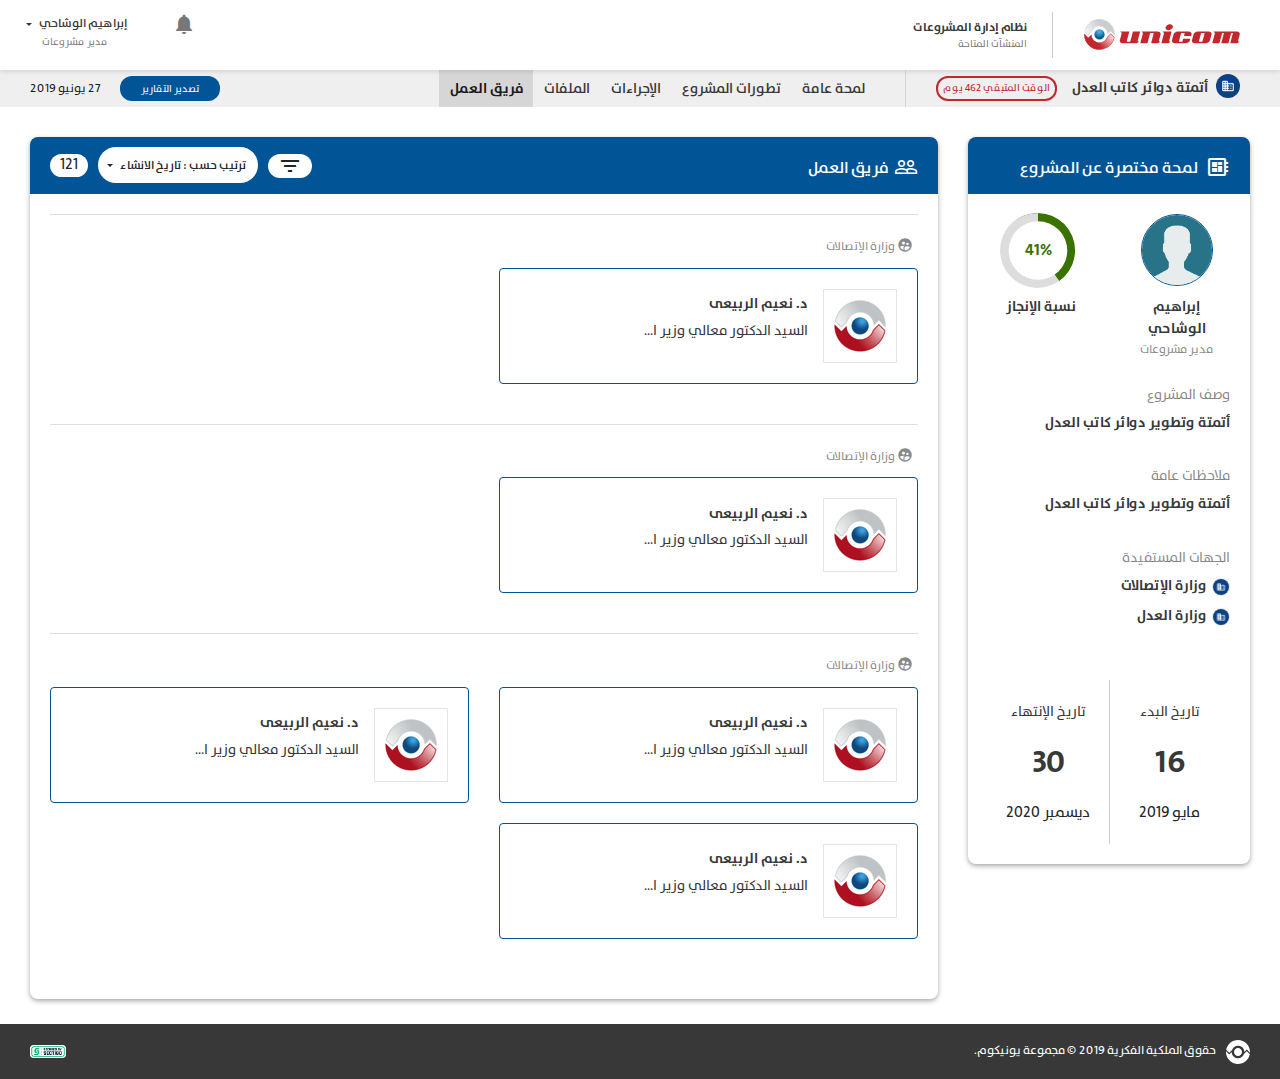
<file: team.html>
<!DOCTYPE html>
<html lang="ar" dir="rtl">

<head>
    <meta charset="UTF-8">
    <meta name="viewport" content="width=device-width, initial-scale=1.0">
    <meta http-equiv="X-UA-Compatible" content="ie=edge">
    <title>Notary : Dashboard</title>
    <link rel="stylesheet" href="assets/css/font-awesome.min.css">
    <link rel="stylesheet" href="assets/css/material.css">
    <link rel="stylesheet" href="assets/css/materialize.min.css">
    <link rel="stylesheet" href="assets/css/bootstrap.min.css">
    <link rel="stylesheet" href="assets/css/style.css">
</head>

<body>
    <!-- start wrapper here -->
    <div class="wrapper padding-bottom">
        <!-- start navbar here -->
        <header class="header">
            <div class="container-fluid">
                <div class="row mb-0">
                    <div class="col-xl-8 col-lg-8 col-md-8">
                        <ul class="top_menu nav">
                            <li>
                                <div class="media text-right">
                                    <img class="d-flex ml-2 flag_logo" src="assets/img/logo-en-light.svg" alt="">
                                </div>
                            </li>
                            <li>
                                <div class="media text-right">
                                    <div class="media-body">
                                        <h5 class="mb-0"> نظام إدارة المشروعات </h5>
                                        <p class="mb-0"> المنشآت المتاحة</p>
                                    </div>
                                </div>
                            </li>
                        </ul>
                    </div>
                    <div class="col-md-4">
                        <ul class="nav text-left pull-left">
                            <li class="nav-link">
                                <span class="notifications">
                                    <i class="material-icons ">notifications</i>
                                </span>
                            </li>
                            <li class="nav-link">
                                <div class="media text-left">
                                    <div class="media-body pl-2">
                                        <div class="dropdown">
                                            <button class="dropdown-toggle btn-dropdown username" type="button" id="dropdownMenu1" data-toggle="dropdown" aria-haspopup="true" aria-expanded="false ">
                                                إبراهيم الوشاحي  
                                            </button>
                                            <div class="dropdown-menu" aria-labelledby="dropdownMenu1">
                                                <a class="dropdown-item" href="# "> تغيير كلمة المرور </a>
                                                <div class="dropdown-divider"></div>
                                                <a class="dropdown-item" href="index.html">تسجيل الخروج</a>
                                            </div>
                                        </div>
                                        <p class="mb-0 text-left "> مدير مشروعات </p>
                                    </div>
                                </div>
                            </li>
                        </ul>
                    </div>
                </div>
            </div>
        </header>
        <!-- start navbar code here -->
        <nav class="navbar navbar-expand-lg navbar-light bg-light ">
            <div class="container-fluid">
                <span class="navbar-brand logo" href="#">
                    <img src="assets/img/defulat.png"> أتمتة دوائر كاتب العدل
                </span>
                <span class="navbar-brand last_time" href="#">الوقت المتبقي 462 يوم</span>
                <button class="navbar-toggler" type="button" data-toggle="collapse" data-target="#navbarSupportedContent" aria-controls="navbarSupportedContent" aria-expanded="false" aria-label="Toggle navigation">
                    <span class="navbar-toggler-icon"></span>
                </button>

                <div class="collapse navbar-collapse" id="navbarSupportedContent">
                    <ul class="navbar-nav ml-auto">
                        <li class="nav-item">
                            <a class="nav-link" href="project-overview.html">لمحة عامة</a>
                        </li>
                        <li class="nav-item">
                            <a class="nav-link" href="tasks.html">تطورات المشروع</a>
                        </li>
                        <li class="nav-item">
                            <a class="nav-link" href="#">الإجراءات</a>
                        </li>
                        <li class="nav-item">
                            <a class="nav-link" href="files.html">الملفات</a>
                        </li>
                        <li class="nav-item active">
                            <a class="nav-link" href="team.html">فريق العمل</a>
                        </li>
                    </ul>
                    <div class="my-2 my-lg-0">
                        <a href="#" class="navbar-brand report">تصدير التقارير </a>
                        <span class="navbar-brand new_date">27 يونيو 2019</span>
                    </div>
                </div>
            </div>
        </nav>
        <!-- start content here -->
        <div class="body_content padding_section">
            <div class="container-fluid">
                <div class="row">
                    <div class="col-lg-3 col-md-6">
                        <div class="boxs box_postion">
                            <div class="boxs-head bg-blue">
                                <h2>
                                    <span class="icons_boxs"><i class="material-icons"> developer_board</i></span> لمحة مختصرة عن المشروع
                                </h2>
                            </div>
                            <div class="boxs-body">
                                <div class="row">
                                    <div class="col-lg-6">
                                        <div class="user_area user_overview border-0 p-0">
                                            <img src="assets/img/person-placeholder.png">
                                            <div class="name">إبراهيم الوشاحي</div>
                                            <div class="prev">مدير مشروعات</div>
                                        </div>
                                    </div>
                                    <div class="col-lg-6">
                                        <div class="skill-box ">
                                            <div class="skills-circle text-center">
                                                <ul class="skills_scall">
                                                    <li data-percent="50">
                                                        <span class="bar-circle-right"></span>
                                                        <span class="bar-circle-left"></span>
                                                        <span class="bar-circle-cover"></span>
                                                        <b></b>
                                                    </li>
                                                </ul>
                                                <div class="name">نسبة الإنجاز</div>
                                            </div>
                                        </div>
                                    </div>
                                </div>
                                <div class="row">
                                    <div class="col-lg-12">
                                        <div class="content_data_list user_list_overview mt-4 ulo">
                                            <p class="content_title"> وصف المشروع </p>
                                            <ul class="content_list">
                                                <li>أتمتة وتطوير دوائر كاتب العدل</li>
                                            </ul>
                                        </div>
                                    </div>
                                    <div class="col-lg-12">
                                        <div class="content_data_list user_list_overview mt-4 ulo">
                                            <p class="content_title"> ملاحظات عامة </p>
                                            <ul class="content_list">
                                                <li>أتمتة وتطوير دوائر كاتب العدل</li>
                                            </ul>
                                        </div>
                                    </div>
                                    <div class="col-lg-12">
                                        <div class="content_data_list user_list_overview mt-4 ulo">
                                            <p class="content_title"> الجهات المستفيدة </p>
                                            <ul class="content_list">
                                                <li><img src="assets/img/defulat.png"> وزارة الإتصالات </li>
                                                <li><img src="assets/img/defulat.png"> وزارة العدل </li>
                                            </ul>
                                        </div>
                                    </div>
                                    <div class="col-lg-12 mt-5">
                                        <ul class="nav user_desc user_list_overview">
                                            <li class="nav-item">
                                                <p class="text-center mb-0"> تاريخ البدء </p>
                                                <p class="number text-center"> 16 </p>
                                                <div class="name"> مايو 2019 </div>
                                            </li>
                                            <li class="nav-item">
                                                <p class="text-center mb-0"> تاريخ الإنتهاء </p>
                                                <p class="number text-center"> 30 </p>
                                                <div class="name"> ديسمبر 2020 </div>
                                            </li>
                                        </ul>
                                    </div>
                                </div>
                            </div>
                        </div>
                    </div>
                    <div class="col-lg-9 col-md-6">
                        <div class="boxs box_postion">
                            <div class="boxs-head bg-blue">
                                <h2>
                                    <span class="icons_boxs"><i class="material-icons"> people_outline</i></span>فريق العمل
                                </h2>
                                <span class="pull-left counter_tasks">121</span>
                                <div class="dropdown pull-left">
                                    <a class="btn btn-light dropdown-toggle dropdown_tasks" href="#" role="button" id="dropdownMenuLink" data-toggle="dropdown" aria-haspopup="true" aria-expanded="false">
                                        ترتيب حسب : تاريخ الانشاء
                                    </a>
                                    <div class="dropdown-menu dropdown_tasks_over" aria-labelledby="dropdownMenuLink">
                                        <a class="dropdown-item" href="#">Action</a>
                                        <a class="dropdown-item" href="#">Another action</a>
                                        <a class="dropdown-item" href="#">Something else here</a>
                                    </div>
                                </div>
                                <span class="pull-left filter_tasks"><i class="material-icons">filter_list</i></span>
                            </div>
                            <div class="boxs-body">
                                <div class="block">
                                    <div class="titles">
                                        <div class="mb-0 date_task mt-0 pr-0">
                                            <span class="date"><i class="material-icons">supervised_user_circle</i> وزارة الإتصالات </span>
                                        </div>
                                    </div>
                                    <div class="row">
                                        <div class="col-lg-6 col-md-6">
                                            <div class="media text-right">
                                                <img class="d-flex ml-3 image_border" src="assets/img/defulat-unicom.png" alt="Generic placeholder image">
                                                <div class="media-body align-self-center">
                                                    <h5 class="mt-0 mb-1">د. نعيم الربيعى</h5>
                                                    <p class="desc"> السيد الدكتور معالي وزير ا… </p>
                                                </div>
                                            </div>
                                        </div>
                                    </div>
                                </div>
                                <div class="block">
                                    <div class="titles">
                                        <div class="mb-0 date_task mt-0 pr-0">
                                            <span class="date"><i class="material-icons">supervised_user_circle</i> وزارة الإتصالات </span>
                                        </div>
                                    </div>
                                    <div class="row">
                                        <div class="col-lg-6 col-md-6">
                                            <div class="media text-right">
                                                <img class="d-flex ml-3 image_border" src="assets/img/defulat-unicom.png" alt="Generic placeholder image">
                                                <div class="media-body align-self-center">
                                                    <h5 class="mt-0 mb-1">د. نعيم الربيعى</h5>
                                                    <p class="desc"> السيد الدكتور معالي وزير ا… </p>
                                                </div>
                                            </div>
                                        </div>
                                    </div>
                                </div>
                                <div class="block">
                                    <div class="titles">
                                        <div class="mb-0 date_task mt-0 pr-0">
                                            <span class="date"><i class="material-icons">supervised_user_circle</i> وزارة الإتصالات </span>
                                        </div>
                                    </div>
                                    <div class="row">
                                        <div class="col-lg-6 col-md-6">
                                            <div class="media text-right">
                                                <img class="d-flex ml-3 image_border" src="assets/img/defulat-unicom.png" alt="Generic placeholder image">
                                                <div class="media-body align-self-center">
                                                    <h5 class="mt-0 mb-1">د. نعيم الربيعى</h5>
                                                    <p class="desc"> السيد الدكتور معالي وزير ا… </p>
                                                </div>
                                            </div>
                                        </div>
                                        <div class="col-lg-6 col-md-6">
                                            <div class="media text-right">
                                                <img class="d-flex ml-3 image_border" src="assets/img/defulat-unicom.png" alt="Generic placeholder image">
                                                <div class="media-body align-self-center">
                                                    <h5 class="mt-0 mb-1">د. نعيم الربيعى</h5>
                                                    <p class="desc"> السيد الدكتور معالي وزير ا… </p>
                                                </div>
                                            </div>
                                        </div>
                                        <div class="col-lg-6 col-md-6">
                                            <div class="media text-right">
                                                <img class="d-flex ml-3 image_border" src="assets/img/defulat-unicom.png" alt="Generic placeholder image">
                                                <div class="media-body align-self-center">
                                                    <h5 class="mt-0 mb-1">د. نعيم الربيعى</h5>
                                                    <p class="desc"> السيد الدكتور معالي وزير ا… </p>
                                                </div>
                                            </div>
                                        </div>
                                    </div>
                                </div>
                            </div>
                        </div>
                    </div>
                </div>
            </div>
        </div>
    </div>
    </div>

    <!-- start footer here -->
    <footer class="footer footer-bg mt-5">
        <div class="container-fluid ">
            <div class="row ">
                <div class="col-md-6 text-right ">
                    <span><img class="ml-2 " src="assets/img/Logo-Icon.svg "></span>
                    <span class="ml-4 "> حقوق الملكية الفكرية 2019 © مجموعة يونيكوم. </span>
                </div>
                <div class="col-md-6 ">
                    <span><img class="secured-badge " src="assets/img/secured-badge.png "></span>
                </div>
            </div>
        </div>
    </footer>
    <script src="assets/js/jquery-3.4.1.js"></script>
    <script src="assets/js/popper.js"></script>
    <script src="assets/js/bootstrap.min.js"></script>
    <script src="assets/js/materialize.min.js"></script>
    <script src="assets/js/chart.js"></script>
    <script src="assets/js/nicescroll.js"></script>
    <script src="assets/js/scroll.js"></script>
    <script src="assets/js/custom.js"></script>


</body>

</html
</file>
<file: assets/css/material.css>
@font-face {
    font-family: 'Material Icons';
    font-style: normal;
    font-weight: 400;
    src: url(../fonts/materialdesign.woff2) format('woff2');
}

.material-icons {
    font-family: 'Material Icons';
    font-weight: normal;
    font-style: normal;
    font-size: 24px;
    line-height: 1;
    letter-spacing: normal;
    text-transform: none;
    display: inline-block;
    white-space: nowrap;
    word-wrap: normal;
    direction: ltr;
    -webkit-font-feature-settings: 'liga';
    -webkit-font-smoothing: antialiased;
}
</file>
<file: assets/css/style.css>
@font-face {
    font-family: "Bahij TheSansArabic Plain";
    src: url("../fonts/Bahij_TheSansArabic-Plain.ttf");
    font-style: normal;
    font-weight: 100;
}

@font-face {
    font-family: "Bahij TheSansArabic Plain";
    src: url("../fonts/Bahij_TheSansArabic-SemiBold.ttf");
    font-style: normal;
    font-weight: 400;
}

@font-face {
    font-family: "Bahij TheSansArabic Plain";
    src: url("../fonts/Bahij_TheSansArabic-Bold.ttf");
    font-style: normal;
    font-weight: 600;
}

@font-face {
    font-family: "material";
    src: url("../fonts/material.ttf");
    font-style: normal;
    font-weight: 400;
}

html {
    height: 100%;
    box-sizing: border-box;
}

body {
    font-family: "Bahij TheSansArabic Plain";
    font-weight: 100;
    position: relative;
    margin: 0;
    min-height: 100%;
}

* {
    padding: 0;
    margin: 0;
    box-sizing: border-box !important;
}

*,
*:before,
*:after {
    box-sizing: inherit;
}

.datepicker-calendar-container {
    direction: initial;
}

.datepicker-controls .select-month input {
    width: 90px;
}

.datepicker-date-display .year-text {
    text-align: right;
}

.datepicker-date-display .date-text {
    letter-spacing: 1px;
    text-align: right;
    font-size: 18px;
}

.confirmation-btns {
    display: none;
}

.row {
    margin-bottom: 0;
}

.padding-80 {
    padding: 80px 0;
}

.padding-35 {
    padding: 60px 0;
}

dl,
ol,
ul {
    margin: 0;
}

.offset-3 {
    margin-right: 25%;
}

.no_height {
    min-height: auto !important;
}

.padding-0 {
    padding: 0 !important;
}

.padding-bottom {
    padding-bottom: 50px;
}

.no-margin {
    margin-right: auto;
    margin-left: auto;
}

.bg-white {
    background: #fff;
}

.bg-gray {
    background: rgba(0, 0, 0, 0.04);
}

.list {
    padding: 20px 10px;
}

textarea::-webkit-input-placeholder {
    /* Chrome/Opera/Safari */
    color: rgba(0, 0, 0, 0.6);
    font-size: 14px;
}

textarea::-moz-placeholder {
    /* Firefox 19+ */
    color: rgba(0, 0, 0, 0.6);
    font-size: 14px;
}

textarea:-ms-input-placeholder {
    /* IE 10+ */
    color: rgba(0, 0, 0, 0.6);
    font-size: 14px;
}

textarea:-moz-placeholder {
    /* Firefox 18- */
    color: rgba(0, 0, 0, 0.6);
    font-size: 14px;
}

@-moz-document url-prefix() {
    input[type=number]::-webkit-inner-spin-button,
    input[type=number]::-webkit-outer-spin-button {
        -webkit-appearance: none;
        margin: 0;
    }
}

.h1,
.h2,
.h3,
h1,
h2,
h3 {
    padding: 0 !important;
    margin: 0 !important;
}

.modal {
    bottom: auto;
    background: none;
}

a:hover {
    text-decoration: none;
}

.padding_section {
    padding: 30px 15px;
}

.font-small {
    font-size: 13px;
}

.bg-blue {
    background-color: rgba(1, 84, 149, 1);
}

.bg-orange {
    background-color: rgba(250, 100, 0, 1);
}

.btn-blue {
    background: rgba(1, 84, 149, 1);
    color: #fff;
    box-shadow: none;
}

.btn-blue:hover,
.btn-blue:focus {
    background: rgba(1, 84, 149, 1);
    box-shadow: none;
    color: #fff;
}

.btn-border {
    border: 1px solid rgba(1, 84, 149, 1);
    background: #fff;
    color: rgba(1, 84, 149, 1);
    box-shadow: none;
}

.btn-border:hover {
    background: rgba(1, 84, 149, 1);
    color: #fff;
    box-shadow: none;
}

.dropdown-toggle::after {
    display: inline-block;
    width: 0;
    height: 0;
    left: -5px;
    vertical-align: middle;
    content: "";
    border-top: .3em solid;
    border-right: .3em solid transparent;
    border-bottom: 0;
    border-left: .3em solid transparent;
    position: relative;
}

.btn-dropdown {
    font-size: 12px;
    color: rgba(198, 198, 198, 1);
    line-height: 20px;
    margin-bottom: 0;
    margin: 0;
    padding: 0;
    background: none;
    border: none;
    cursor: pointer;
}

.btn-dropdown:focus {
    background: none !important;
}

.btn-dropdown:hover {
    color: rgba(56, 56, 56, 1);
}

.btn:focus,
button:focus {
    outline: none;
    box-shadow: none;
}

.btn_back_top {
    position: relative;
    top: -29px;
}

.table-striped tbody tr:nth-of-type(odd) {
    background-color: #fff !important;
}

.table-striped tbody tr:nth-of-type(even) {
    background-color: rgba(0, 0, 0, .04);
}

@keyframes stretch {
    0% {
        transform: scale(0.5);
        background-color: #B5DDF0;
    }
    50% {
        background-color: #CFE9F6;
    }
    100% {
        transform: scale(1);
        background-color: #FFFFFF;
    }
}

.wrapper {
    position: relative;
}

.header .dropdown-item {
    font-size: 12px;
    text-align: right;
    padding: .2rem 1rem;
    left: 35px !important;
}

.header .dropdown-menu {
    border-radius: 0.5rem;
    min-width: 8rem;
}

.header .nav-link {
    padding: 0 3rem 0 0;
}

.bg-wrapper {
    background: url(../img/bg-front.png) no-repeat center / cover;
    width: 100%;
    height: 100vh;
}

.watermark {
    position: absolute;
    content: "";
    top: 0;
    left: 0;
    height: 100vh;
    width: 100%;
    background: -webkit-radial-gradient(circle, rgba(230, 244, 255, 1) 0%, rgba(152, 208, 252, 1) 100%);
    background: -moz-radial-gradient(circle, rgba(230, 244, 255, 1) 0%, rgba(152, 208, 252, 1) 100%);
    background: -o-radial-gradient(circle, rgba(230, 244, 255, 1) 0%, rgba(152, 208, 252, 1) 100%);
    background: radial-gradient(circle, rgba(230, 244, 255, 1) 100%, rgba(152, 208, 252, 1) 0%);
    mix-blend-mode: screen;
}

footer {
    position: absolute;
    right: 0;
    bottom: 0;
    left: 0;
    width: 100%;
    clear: both;
    padding: 1rem;
    z-index: 99;
}

.footer-bg {
    background: rgba(56, 56, 56, 1);
}

.footer span {
    font-size: 12px;
    color: rgba(255, 255, 255, 1);
    text-align: center;
    line-height: 18px;
}

.footer .secured-badge {
    width: 6%;
}

.footer .line {
    width: 100%;
    height: 1px;
    background: rgba(255, 255, 255, 1);
    margin-bottom: 1rem;
}

.footer .footer_logo {
    margin: 0 10px;
}

.footer-dark .line {
    background: hsla(0, 0%, 0%, 0.28);
    max-width: 450px;
    margin: 18px auto;
}

.footer-dark p {
    font-size: 13px;
    color: rgba(0, 0, 0, 0.83);
    text-align: center;
    line-height: 18px;
    font-weight: 400;
}

.form-group {
    position: relative;
}

.inputMaterial {
    font-size: 18px;
    display: block;
    padding: 0 18px 0 0 !important;
    border: 1px solid rgba(25, 25, 25, 0.32) !important;
    text-align: right;
    border-radius: 4px !important;
    -webkit-border-radius: 4px !important;
    -moz-border-radius: 4px !important;
    -ms-border-radius: 4px !important;
    -o-border-radius: 4px !important;
    margin-bottom: 0 !important;
    height: 40px !important;
    line-height: 40px;
}

.inputMaterial_textarea {
    height: auto !important;
    border-radius: 4px;
    -webkit-border-radius: 4px;
    -moz-border-radius: 4px;
    -ms-border-radius: 4px;
    -o-border-radius: 4px;
    font-size: 18px;
    display: block;
    padding: 18px 18px 0 0 !important;
}

.inputMaterial:focus {
    outline: none;
    border: 2px solid rgba(1, 84, 149, 1) !important;
}


/* LABEL ======================================= */

.label,
.label_gray,
.select_lable {
    font-weight: normal;
    position: absolute;
    pointer-events: none;
    right: 20px;
    top: 16px;
    transition: 0.2s ease all;
    -moz-transition: 0.2s ease all;
    -webkit-transition: 0.2s ease all;
    font-size: 13px;
    color: rgba(0, 0, 0, 0.87);
    line-height: 20px;
    font-weight: 600;
}

.select_lable {
    display: inline-block;
}

.select-dropdown {
    border-top-left-radius: 4px;
    border-top-right-radius: 4px;
    /* width: 255px !important; */
}

.inputMaterial:focus~label,
.inputMaterial:valid~label,
.inputMaterial_textarea :focus~label,
.inputMaterial_textarea :valid~label,
.select_lable {
    top: -8px;
    color: rgba(1, 84, 149, 1);
    background: #fff;
    padding: 0px 10px;
}

.inputMaterial:focus~.label_gray,
.inputMaterial:valid~.label_gray,
.inputMaterial_textarea:focus~.label_gray,
.inputMaterial_textarea:valid~.label_gray {
    top: -8px;
    color: rgba(1, 84, 149, 1);
    background: rgba(230, 244, 255, 1);
    padding: 0px 10px;
}

.select-wrapper+label {
    position: absolute;
    top: -23px;
    font-size: .8rem;
    left: auto;
    color: #015495;
}

.select-wrapper+.label_gray {
    position: absolute;
    top: -23px;
    font-size: .8rem;
    left: auto;
    color: #015495;
}

.waves-blue {
    background-color: rgba(1, 84, 149, 1);
}

.waves-blue:hover {
    background-color: rgba(1, 84, 149, 1);
}

input:not([type]):focus:not([readonly]),
input[type=text]:not(.browser-default):focus:not([readonly]),
input[type=password]:not(.browser-default):focus:not([readonly]),
input[type=email]:not(.browser-default):focus:not([readonly]),
input[type=url]:not(.browser-default):focus:not([readonly]),
input[type=time]:not(.browser-default):focus:not([readonly]),
input[type=date]:not(.browser-default):focus:not([readonly]),
input[type=datetime]:not(.browser-default):focus:not([readonly]),
input[type=datetime-local]:not(.browser-default):focus:not([readonly]),
input[type=tel]:not(.browser-default):focus:not([readonly]),
input[type=number]:not(.browser-default):focus:not([readonly]),
input[type=search]:not(.browser-default):focus:not([readonly]),
textarea.materialize-textarea:focus:not([readonly]) {
    border-bottom: 0;
    box-shadow: none;
}


/* start login code */

.loges {
    padding: 60px 0;
}

.form {
    max-width: 360px;
    margin: 0 auto;
}

.close_:after,
.calendar:after,
.view:after,
.eye-slash:after {
    font-size: 24px;
    color: rgba(0, 0, 0, 0.38);
    cursor: pointer;
    transition: all 0.3s ease-in-out;
    -webkit-transition: all 0.3s ease-in-out;
    -moz-transition: all 0.3s ease-in-out;
    -ms-transition: all 0.3s ease-in-out;
    -o-transition: all 0.3s ease-in-out;
}

.close_:hover:after,
.calendar:hover:after,
.view:hover:after,
.eye-slash:hover:after {
    color: #777575;
}

.close_:after {
    position: absolute;
    content: "";
    left: 20px;
    top: 5px;
    font-family: 'material';
}

.view:after {
    position: absolute;
    content: "";
    left: 20px;
    top: 5px;
    font-family: 'material';
}

.eye-slash:after {
    position: absolute;
    content: "";
    left: 20px;
    top: 10px;
    font-family: 'material';
}

.calendar:after {
    position: absolute;
    content: "\f272";
    left: 20px;
    top: 19px;
    display: inline-block;
    font: normal normal normal 14px/1 FontAwesome;
    font-size: inherit;
    text-rendering: auto;
    font-weight: bold;
}

.forgetPass {
    font-size: 16px;
    color: rgba(0, 0, 0, 1);
    text-align: right;
    line-height: 49px;
    text-decoration: underline;
    font-weight: 600
}

.title_login {
    font-size: 18px;
    font-weight: bold;
    color: rgba(0, 0, 0, 1);
    text-align: center;
}

.content_data {
    position: relative;
    z-index: 1;
    text-align: right;
    padding: 60px 30px;
    height: 100%;
    overflow: auto
}

.content_title {
    font-size: 12px;
    color: rgba(56, 56, 56, 0.6);
    text-align: right;
    line-height: 20px;
}

.content_list li {
    font-size: 14px;
    font-weight: 600;
    color: rgba(56, 56, 56, 1);
    text-align: right;
    line-height: 22px;
    margin-bottom: 8px;
    display: flex;
    justify-content: flex-start;
}

.content_list li img {
    height: 32px;
    width: 32px;
    border: 1px solid rgba(0, 0, 0, 0.1);
    border-radius: 16px;
    margin-left: 5px;
    position: relative;
    top: -5px;
}

.top_menu li {
    padding: 7px 25px;
    position: relative;
}


/* .top_menu li:first-child {
        padding-right: 0
    } */

.top_menu li::after {
    position: absolute;
    content: "";
    top: 0;
    left: 0;
    width: 1px;
    height: 100%;
    background: #ccc;
}

.top_menu li:last-child:after {
    width: 0;
}

.header {
    background-color: rgba(255, 255, 255, 1);
    box-shadow: 0px 2px 4px 0px rgba(0, 0, 0, 0.1);
    padding: 12px 0;
    margin-bottom: 0;
    position: relative;
    z-index: 1;
}

.top_menu h5 {
    font-size: 12px;
    font-weight: 600;
    color: rgba(56, 56, 56, 1);
    text-align: right;
    line-height: 18px;
}

.top_menu p {
    font-size: 10px;
    color: rgba(56, 56, 56, 0.6);
    text-align: right;
    line-height: 14px;
}

.media p {
    font-size: 10px;
    color: rgba(22, 14, 14, 0.6);
    line-height: 14px;
    margin-left: 19px;
}

.flag_logo {
    height: auto;
    width: 156px;
}

.username {
    font-size: 12px;
    color: rgba(56, 56, 56, 1);
    text-align: left;
    line-height: 18px;
    margin-left: 5px;
}

.notifications i {
    color: rgba(0, 0, 0, 0.54);
    cursor: pointer;
}

.boxs {
    background-color: rgba(255, 255, 255, 1);
    border-radius: 8px;
    box-shadow: 0px 2px 5px 0px rgba(0, 0, 0, 0.35);
}

.boxs .boxs-head {
    padding: 12px 20px;
    border-top-left-radius: 8px;
    border-top-right-radius: 8px
}

.boxs .boxs-head h2 {
    font-size: 16px;
    font-weight: 400;
    color: rgba(255, 255, 255, 1);
    text-align: right;
    line-height: 26px;
    letter-spacing: 0.5px;
}

.boxs .boxs-body {
    padding: 20px;
}

.boxs .boxs-body p {
    font-size: 14px;
    color: rgba(56, 56, 56, 1);
    text-align: right;
    line-height: 24px;
}

.icons_boxs {
    position: relative;
    top: 6px;
    padding-left: 5px;
}

.boxs .nav-pills {
    background: rgba(230, 244, 255, 1);
    padding: 20px 0;
    text-align: right;
    min-height: 100%;
}

.boxs .nav-pills .nav-link {
    font-size: 14px;
    color: rgba(56, 56, 56, 1);
    text-align: right;
    line-height: 22px;
    font-weight: bold;
    border-bottom: 1px solid rgba(0, 0, 0, 0.1);
    position: relative;
}

.boxs .nav-pills .nav-link img {
    height: 32px;
    width: 32px;
    border: 1px solid rgba(0, 0, 0, 0.1);
    border-radius: 16px;
    margin-left: 5px;
}

.boxs .nav-pills .nav-link.active,
.boxs .nav-pills .show>.nav-link {
    color: rgba(56, 56, 56, 1);
    background-color: rgba(187, 225, 255, 1);
    border-radius: 0;
    border-bottom: 1px solid rgba(187, 225, 255, 1);
}

.badge_postion {
    position: absolute;
    left: 0px;
    top: 9px;
    min-width: 30px !important;
    border-radius: 25px;
    height: 30px !important;
    line-height: 30px !important;
}

.boxs .tab-content {
    margin: 20px 0 0 15px;
    position: relative;
}

.boxs .media {
    padding: 20px;
    border: 1px solid rgba(1, 84, 149, 1);
    margin-bottom: 20px;
    transition: all .2s ease-in-out;
    -webkit-transition: all .2s ease-in-out;
    -moz-transition: all .2s ease-in-out;
    -ms-transition: all .2s ease-in-out;
    -o-transition: all .2s ease-in-out;
    border-radius: 4px;
    -webkit-border-radius: 4px;
    -moz-border-radius: 4px;
    -ms-border-radius: 4px;
    -o-border-radius: 4px;
}

.boxs .media .media-body h5 {
    font-size: 14px;
    color: rgba(56, 56, 56, 1);
    text-align: right;
    line-height: 22px;
    font-weight: bold
}

.boxs .media .media-body {
    font-size: 12px;
    color: rgba(56, 56, 56, 0.6);
    text-align: right;
    line-height: 20px;
}

.boxs .media:hover,
.boxs .media:focus {
    background: rgba(1, 84, 149, 1);
}

.boxs .media:hover .media-body h5 {
    color: rgba(255, 255, 255, 1);
}

.boxs .tab-content .media:hover .icons_boxs {
    color: rgba(255, 255, 255, 1);
}

.boxs .media:hover .media-body p {
    color: rgba(255, 255, 255, 1);
}

.image_border {
    border: 1px solid rgba(0, 0, 0, 0.1);
}

.boxs .tab-content .icons_boxs {
    position: absolute;
    left: 30px;
    top: 35px;
    color: rgba(0, 0, 0, 0.87);
    line-height: 7px;
}

.counter {
    text-align: center;
    margin: 0 !important;
    font-weight: bold
}


/* start dashbord css */

.user_area {
    padding: 25px;
    text-align: center;
    border-bottom: 1px solid #ccc;
}

.user_area img {
    height: 144px;
    width: 144px;
    border: 1px solid rgba(1, 84, 149, 1);
    margin-bottom: 10px;
    border-radius: 50%;
    -webkit-border-radius: 50%;
    -moz-border-radius: 50%;
    -ms-border-radius: 50%;
    -o-border-radius: 50%;
}

.user_area .name {
    font-size: 14px;
    color: rgba(56, 56, 56, 1);
    text-align: center;
    line-height: 22px;
    font-weight: bold;
}

.user_area .prev {
    font-size: 12px;
    color: rgba(56, 56, 56, 0.6);
    text-align: center;
    line-height: 20px;
}

.user_desc {
    text-align: center;
    width: 100%;
}

.user_desc li {
    text-align: center;
    margin: 0 auto;
    border-left: 1px solid #ccc;
    display: block;
    width: 50%;
    padding: 20px 0;
}

.user_desc li:last-child {
    border-left: 0;
}

.user_desc li a {
    text-align: center;
}

.user_desc li a i {
    font-size: 52px;
    color: rgba(1, 84, 149, 1);
}

.user_desc li a .number {
    font-size: 32px;
    color: rgba(56, 56, 56, 1);
    text-align: center;
    line-height: 40px;
    font-weight: bold
}

.user_desc li a .name {
    font-size: 16px;
    color: rgba(56, 56, 56, 1);
    text-align: center;
    line-height: 22px;
    font-weight: 500
}

.timeline {
    padding: 20px 12px;
    height: 442px;
    overflow: auto;
    --widthA: 100%;
    --widthB: calc(var(--widthA) - 84px);
}

.timeline_bg {
    background: rgba(230, 244, 255, 1);
}

.timeline ul li {
    position: relative;
    content: "";
    width: 2px;
    background: rgba(1, 84, 149, 1);
    list-style: none;
    margin-right: 20px;
}

.timeline ul li .date_information {
    position: absolute;
    content: "";
    top: 0;
    width: 50px;
    height: 50px;
    border-radius: 25px;
    -webkit-border-radius: 25px;
    -moz-border-radius: 25px;
    -ms-border-radius: 25px;
    -o-border-radius: 25px;
    background: #fff;
    border: 2px solid #015495;
    text-align: center;
    left: 50%;
    transform: translate(-50%);
}

.timeline ul li .date_information .data {
    margin-top: 8px;
}

.timeline ul li .date_information p {
    line-height: 13px;
}

.timeline ul li .date_information .data .num {
    font-size: 15px;
    color: rgba(56, 56, 56, 1);
    text-align: center;
    line-height: 17px;
    font-weight: bold;
}

.timeline ul li .date_information .data .date {
    font-size: 10px;
    color: rgba(56, 56, 56, 1);
    text-align: center;
    line-height: 10px;
}

.main_timeline_content {
    margin-bottom: 20px;
}

.timeline ul li:last-child .main_timeline_content {
    margin-bottom: 0;
}

.timeline ul li .timeline_content:last-child {
    margin-bottom: 0;
}

.main_timeline_content {
    display: inline-block;
}

.timeline_content {
    position: relative;
    top: 0;
    right: 35px;
    text-align: right;
    background: #fff;
    padding: 5px 10px;
    min-width: 335px;
    height: auto;
    margin-bottom: 5px;
    border: 1px solid rgba(1, 84, 149, 0.5);
    border-radius: 4px;
    -webkit-border-radius: 4px;
    -moz-border-radius: 4px;
    -ms-border-radius: 4px;
    -o-border-radius: 4px;
}

.timeline_content_overview {
    position: relative;
    top: 0;
    right: 35px;
    text-align: right;
    background: #fff;
    padding: 5px 10px;
    min-width: 300px;
    height: auto;
    margin-bottom: 5px;
    border: 1px solid rgba(1, 84, 149, 0.5);
    border-radius: 4px;
    -webkit-border-radius: 4px;
    -moz-border-radius: 4px;
    -ms-border-radius: 4px;
    -o-border-radius: 4px;
}

.timeline_content_overview_model {
    min-width: 415px;
}

.chart_overview {
    height: 35px;
}

.timeline_content:nth-of-type(1):after,
.timeline_content:nth-of-type(1):before {
    left: 100%;
    top: 25px;
    border: solid transparent;
    content: " ";
    height: 0;
    width: 0;
    position: absolute;
    pointer-events: none;
}

.timeline_content:nth-of-type(1):before {
    border-color: rgba(194, 225, 245, 0);
    border-left-color: rgba(1, 84, 149, 0.5);
    border-width: 6px;
    margin-top: -6px;
}

.timeline_content:nth-of-type(1):after {
    border-color: rgba(136, 183, 213, 0);
    border-left-color: #ffffff;
    border-width: 5px;
    margin-top: -5px;
}

.timeline_content .timeline_title {
    font-size: 14px;
    color: rgba(56, 56, 56, 1);
    text-align: right;
    line-height: 22px;
}

.timeline_content .timeline_desc {
    font-size: 12px;
    color: rgba(1, 84, 149, 1);
    text-align: right;
    line-height: 20px;
}

.nicescroll-cursors {
    left: 3px;
    top: 5px;
}

.chart {
    padding: 0 0 0 30px;
}

.boxs-body .icons {
    height: 72px;
    width: 72px;
    background-color: rgba(1, 84, 149, 1);
    border: 1px solid rgba(0, 0, 0, 0.1);
    border-radius: 36px;
    text-align: center;
    line-height: 95px;
    margin-left: 10px;
}

.boxs .media:hover .icons,
.boxs .media:focus .icons {
    background-color: white
}

.boxs .media:hover .icons i,
.boxs .media:focus .icons i {
    color: rgba(1, 84, 149, 1);
    font-size: 35px;
}

.boxs-body .icons i {
    color: #FFFFFF;
    font-size: 35px;
}

.boxs .boxs-body .icons_boxs {
    position: absolute;
    left: 30px;
    top: 35px;
    color: rgba(0, 0, 0, 0.87);
    line-height: 7px;
}

.boxs .media:hover .icons_boxs i {
    color: #FFFFFF;
}

.postion_relative {
    position: relative;
}

.progress_height {
    height: 5px;
}

.progress {
    overflow: visible;
    margin-bottom: 0;
    height: 4px;
    position: relative;
    bottom: 25px;
    border-radius: 15px
}

.progress .progress-bar {
    background-color: #5c4084;
    position: relative;
    border-radius: 10px;
    -webkit-border-radius: 10px;
    -moz-border-radius: 10px;
    -ms-border-radius: 10px;
    -o-border-radius: 10px;
}

.progress .progress-bar span {
    background-color: rgba(1, 84, 149, 1);
    position: absolute;
    bottom: -7px;
    font-size: 12px;
    line-height: 10px;
    padding: 5px 8px 5px 8px;
    left: 0;
    border-radius: 13px;
    box-shadow: 0px 2px 4px 0px rgba(0, 0, 0, 0.25);
    z-index: 9;
}

.boxs .hover:hover .progress .progress-bar {
    background-color: #fff;
}

.boxs .hover:hover .progress .progress-bar span {
    background-color: #fff;
    color: #015495;
    font-weight: bold
}

.boxs .hover:hover .progress {
    background-color: #015495;
}

nav {
    height: auto;
    line-height: normal;
    box-shadow: none;
}

.bg-light {
    background-color: rgba(239, 239, 239, 1) !important;
}

.navbar {
    padding: 0 10px 0 15px;
}

.navbar .logo img {
    height: 24px;
    width: 24px;
    border-radius: 50%;
    -webkit-border-radius: 50%;
    -moz-border-radius: 50%;
    -ms-border-radius: 50%;
    -o-border-radius: 50%;
    margin-left: 5px;
    position: relative;
    top: -3px;
}

.navbar .logo {
    font-size: 14px;
    color: rgba(56, 56, 56, 1);
    text-align: right;
    line-height: 22px;
    font-weight: bold
}

.last_time {
    border: 2px solid rgba(193, 39, 45, 1);
    font-size: 10px;
    color: rgba(193, 39, 45, 1) !important;
    text-align: center;
    line-height: 11px;
    border-radius: 12px;
    -webkit-border-radius: 12px;
    -moz-border-radius: 12px;
    -ms-border-radius: 12px;
    -o-border-radius: 12px;
    height: auto;
    width: 121px;
}

.navbar-expand-lg .navbar-nav .nav-link {
    padding-right: .7rem;
    padding-left: .7rem;
}

.navbar-light .navbar-nav .nav-link {
    font-weight: 400;
    font-size: 14px;
    color: rgba(56, 56, 56, 1);
    text-align: center;
    line-height: 22px;
}

.navbar-light .navbar-nav .active>.nav-link,
.navbar-light .navbar-nav .nav-link.active,
.navbar-light .navbar-nav .nav-link.show,
.navbar-light .navbar-nav .show>.nav-link {
    color: rgba(0, 0, 0, .9);
    font-weight: bold;
}

.navbar-expand-lg .navbar-nav {
    margin-right: 30px;
    border-right: 1px solid rgba(0, 0, 0, 0.1);
    padding-right: 30px;
}

.report {
    width: 100px;
    background-color: rgba(1, 84, 149, 1);
    border-radius: 12px;
    font-size: 10px;
    color: rgba(255, 255, 255, 1) !important;
    text-align: center;
    position: relative;
    top: 0;
}

.new_date {
    font-size: 12px;
    color: rgba(56, 56, 56, 1);
    text-align: left;
    line-height: 18px;
}

.user_overview img {
    height: 72px;
    width: 72px;
    border: 1px solid rgba(1, 84, 149, 1);
    margin-bottom: 10px;
    border-radius: 50%;
    -webkit-border-radius: 50%;
    -moz-border-radius: 50%;
    -ms-border-radius: 50%;
    -o-border-radius: 50%;
}

.team_work {
    font-size: 14px;
    color: rgba(1, 84, 149, 1);
    text-align: center;
    line-height: 22px;
    font-weight: 400
}

.team_work span {
    position: relative;
    top: 9px;
}

.user_list_overview .content_title {
    font-size: 12px;
    color: rgba(56, 56, 56, 0.6) !important;
    text-align: right;
    line-height: 20px;
    margin-bottom: 5px;
}

.user_list_overview .content_list li img {
    height: 18px;
    width: 18px;
    position: relative;
    top: 3px;
}

.user_list_overview .number {
    font-size: 32px !important;
    color: rgba(56, 56, 56, 1) !important;
    padding: 27px;
    margin-bottom: 0;
    font-weight: bold
}

.skill-box {
    background-color: #fff;
}

.skill-box>h3 {
    margin-bottom: 15px;
    color: #333;
}

.skill-box>.skills-circle>ul {
    padding: 0;
    text-align: center;
    list-style-type: none;
}

.skill-box>.skills-circle>ul>li {
    width: 150px;
    height: 150px;
    background-color: #ddd;
    border-radius: 50%;
    position: relative;
    display: inline-block;
    overflow: hidden;
    margin: 4px;
}

.skill-box>.skills-circle>ul>li>span {
    color: rgba(58, 114, 0, 1);
}

.skill-box>.skills-circle>ul>li>span.text,
.skill-box>.skills-circle>ul>li>span~b {
    top: 50%;
    left: 50%;
    position: absolute;
    transform: translate(-50%, -50%);
    margin-top: 0;
    z-index: 1;
    font-size: 32px;
    color: rgba(58, 114, 0, 1);
    text-align: center;
    line-height: 40px;
    font-weight: bold
}

.skill-box>.skills-circle>ul>li>span.text~b,
.skill-box>.skills-circle>ul>li>span~b~b {
    font-weight: normal;
    margin-top: 8px;
}

.skill-box>.skills-circle>ul>li>span.bar-circle-right,
.skill-box>.skills-circle>ul>li>span.bar-circle-left {
    border-radius: 50%;
    position: absolute;
    display: block;
    width: 100%;
    height: 100%;
    background: rgba(58, 114, 0, 1);
    clip: rect(0, 75px, 150px, 0);
}

.skill-box>.skills-circle>ul>li>span.bar-circle-left {
    background: #ddd;
}

.skill-box>.skills-circle>ul>li>span.bar-circle-cover {
    display: block;
    width: 78%;
    height: 78%;
    border-radius: 50%;
    background-color: #fff;
    z-index: 0;
    position: absolute;
    top: 50%;
    left: 50%;
    transform: translate(-50%, -50%);
}

.panel-heading {
    padding: 0;
    border: 0;
    background: none;
}

.panel-title {
    margin-bottom: 0 !important;
}

.panel-title>a,
.panel-title>a:active {
    display: block;
    padding: 15px 20px;
    font-size: 14px;
    color: rgba(56, 56, 56, 1);
    text-align: right;
    line-height: 24px;
    font-weight: bold;
    text-align: right;
    white-space: nowrap;
    width: 90%;
    overflow: hidden;
    text-overflow: ellipsis;
}

.panel-collapse {
    position: relative;
}

.panel-heading.active,
.panel-collapse {
    background: rgba(230, 244, 255, 1) !important;
}

.panel-body {
    text-align: right;
    padding: 20px;
    font-size: 12px;
    color: rgba(56, 56, 56, 0.6);
    line-height: 20px;
}

.panel-title>a span {
    position: relative;
    top: 6px;
    margin-left: 6px;
}

.panel-heading a:before {
    display: inline-block;
    font: normal normal normal 14px/1 FontAwesome;
    font-size: 18px;
    text-rendering: auto;
    -webkit-font-smoothing: antialiased;
    -moz-osx-font-smoothing: grayscale;
    content: "\f107";
    transition: all 0.5s;
    position: absolute;
    left: 20px;
    font-weight: bold;
    margin-top: 10px;
}

.panel-heading.active a:before {
    transform: rotate(180deg);
    -webkit-transform: rotate(180deg);
    -moz-transform: rotate(180deg);
    -ms-transform: rotate(180deg);
    -o-transform: rotate(180deg);
}

.snj-panel .panel {
    margin: 0;
    border-radius: 0;
    border: none;
    box-shadow: none;
}

.snj-panel .panel-heading {
    background: none;
    border: none;
    border-radius: 0;
    position: relative;
}

.snj-panel .panel+.panel {
    margin: 0;
    border-radius: 0;
    border: none;
    box-shadow: none;
}

.snj-panel .panel-title a {
    display: block;
}

.progress_pos {
    bottom: 0 !important;
    margin: 0
}

.scrollbar {
    height: 386px;
    overflow-y: scroll;
}

#scrollbar::-webkit-scrollbar-track,
#scrollbar_model::-webkit-scrollbar-track {
    background-color: #F5F5F5;
    border-radius: 25px;
    -webkit-border-radius: 25px;
    -moz-border-radius: 25px;
    -ms-border-radius: 25px;
    -o-border-radius: 25px;
}

#scrollbar::-webkit-scrollbar,
#scrollbar_model::-webkit-scrollbar {
    width: 4px;
    background-color: #F5F5F5;
}

#scrollbar::-webkit-scrollbar-thumb,
#scrollbar_model::-webkit-scrollbar-thumb {
    background-color: rgba(0, 0, 0, 0.25);
    border-radius: 25px;
    -webkit-border-radius: 25px;
    -moz-border-radius: 25px;
    -ms-border-radius: 25px;
    -o-border-radius: 25px;
}

.scrollbar_model {
    overflow-y: scroll;
}

.bg-red {
    background: rgba(193, 39, 45, 1) !important;
}

.bg-green {
    background: rgba(58, 114, 0, 1) !important;
}

.bg-warring {
    background: rgba(247, 181, 0, 1) !important;
}

.counter_circel {
    background: #fff;
    padding: 0 10px;
    border-radius: 20px;
    -webkit-border-radius: 20px;
    -moz-border-radius: 20px;
    -ms-border-radius: 20px;
    -o-border-radius: 20px;
    color: #000;
    position: relative;
    top: 5px;
}

.boxs-head .icons {
    position: relative;
    top: 3px;
    margin-right: 20px;
    color: #a7a7a7;
}

.skills_scall {
    transform: scale(.5);
    -webkit-transform: scale(.5);
    -moz-transform: scale(.5);
    -ms-transform: scale(.5);
    -o-transform: scale(.5);
}

.skills_scall>li {
    margin: -43px -15px -33px 0 !important;
}

.skills-circle .name {
    font-size: 14px;
    color: rgba(56, 56, 56, 1);
    text-align: center;
    line-height: 22px;
    font-weight: 600
}

.filter_tasks,
.counter_tasks {
    position: relative;
    top: -28px;
    background: #fff;
    padding: 0 10px;
    border-radius: 20px;
    -webkit-border-radius: 20px;
    -moz-border-radius: 20px;
    -ms-border-radius: 20px;
    -o-border-radius: 20px;
}

.filter_tasks {
    line-height: 0;
}

.files_folder {
    position: relative;
    top: -50px;
    left: 50px;
    width: 50px;
}

.model_overview {
    max-height: 78% !important;
    width: 65% !important;
}

.dropdown_tasks {
    background: #fff;
    border-radius: 20px;
    -webkit-border-radius: 20px;
    -moz-border-radius: 20px;
    -ms-border-radius: 20px;
    -o-border-radius: 20px;
    font-size: 12px;
    box-shadow: none;
    position: relative;
    top: -35px;
    margin: 0 10px;
    border: 0;
    line-height: 25px
}

button:focus,
.btn:focus {
    box-shadow: none;
    outline: 0;
}

.btn-light:not(:disabled):not(.disabled).active,
.btn-light:not(:disabled):not(.disabled):active,
.show>.btn-light.dropdown-toggle {
    background: #ffffff;
    border: 0;
    box-shadow: none;
}

.btn-light:not(:disabled):not(.disabled).active:focus,
.btn-light:not(:disabled):not(.disabled):active:focus,
.show>.btn-light.dropdown-toggle:focus {
    box-shadow: none;
    border: 0;
}

.dropdown_tasks:hover,
.dropdown_tasks:focus {
    background: #fff;
    box-shadow: none;
    outline: 0;
    border: 0;
}

.actions {
    font-size: 14px;
    height: 40px;
}

.content_tasks {
    margin-top: 20px;
}

.content_tasks .panel-title>a,
.content_tasks .panel-title>a:active {
    width: 100%
}

.content_tasks .panel-heading a:before {
    display: none;
}

.content_tasks .icons_tskas {
    color: rgba(1, 84, 149, 1);
    font-size: 24px;
    margin-right: 20px;
    position: relative;
    top: 8px;
}

.content_tasks span.badge {
    color: #fff;
    min-width: auto;
    border-radius: 25px;
    position: absolute !important;
    top: 33px !important;
    left: 15px;
    font-size: 12px;
    line-height: 17px;
    height: 17px;
    padding: 0 5px;
}

.content_tasks .date {
    font-size: 12px;
    color: rgba(56, 56, 56, 0.6);
    text-align: left;
    line-height: 24px;
    margin-top: 12px;
    margin-left: 30px;
}

.content_tasks .panel-body {
    font-size: 14px;
    color: rgba(0, 0, 0, 1);
    text-align: right;
    line-height: 24px;
}

.date_task {
    display: block;
    margin-top: -25px;
    position: relative;
    padding-right: 50px;
    padding-bottom: 10px !important;
    text-align: right;
}

.date_task .date {
    padding: 0 5px;
}

.tasks_case {
    font-size: 12px;
    color: rgba(1, 84, 149, 1);
    text-align: left;
    line-height: 20px;
    margin-top: -20px;
    margin-left: 65px;
}

.dropdown_tasks_over {
    font-size: 14px;
    border-radius: 15px;
    text-align: right;
    font-weight: 200;
}

.comments_form {
    margin-top: 10px;
}

.panel_tasks .dropdown-divider {
    border-top: 1px solid rgba(56, 56, 56, 0.6);
}

.main-comments img {
    height: 48px;
    width: 48px;
    border: 1px solid rgba(1, 84, 149, 1);
    border-radius: 24px;
}

.replay_comments img {
    height: 36px;
    width: 36px;
    border: 1px solid rgba(1, 84, 149, 1);
    border-radius: 24px;
}

#comments .media {
    border: 0;
    margin-bottom: 0;
    padding: 8px;
}

#comments .media .media-body h5 {
    margin-bottom: 0;
}

#comments .media .media-body .commnets_actions a {
    font-size: 10px;
    color: rgba(56, 56, 56, 0.6);
    text-align: right;
    line-height: 18px;
    margin-left: 10px;
    transition: all 0.3s ease-in-out
}

#comments .media .media-body .commnets_actions a:hover {
    color: #015495
}

#comments .media .media-body .commnets_actions i {
    font-size: 16px;
    position: relative;
    vertical-align: middle;
}

#comments .media:hover {
    background: none;
}

#comments .media:hover .media-body h5 {
    color: rgba(56, 56, 56, 1)
}

.replay_comments_field {
    margin-top: 20px;
}

.select-wrapper input.select-dropdown {
    border: 0;
    height: 40px !important;
}

.select-wrapper input.select-dropdown:focus {
    border-bottom: 0;
}

.select-wrapper .caret {
    position: absolute;
    left: 0 !important;
    right: auto;
    top: 0px;
    bottom: 0;
    margin: auto 0;
    z-index: 0;
    fill: rgba(191, 191, 191, 0.87);
}

.calender_icons {
    position: absolute;
    top: 12px;
    left: 10px;
    font-size: 16px;
    color: rgba(0, 0, 0, 0.54);
    cursor: pointer;
}

.content_files {
    margin: 20px;
}

.files {
    margin-bottom: 20px;
}

.files .icon_file {
    padding: 10px;
    border: 1px solid rgba(1, 84, 149, 1);
    border-radius: 3px;
    margin-bottom: 10px;
    transition: all 0.3s ease-in-out
}

.files:hover .icon_file {
    border: 1px solid rgba(230, 244, 255, 0.5);
    background: rgba(230, 244, 255, 0.5)
}

.files .icon_file i {
    font-size: 125px;
    color: rgba(0, 0, 0, 0.54)
}

.files .file_name {
    font-size: 14px;
    color: rgba(56, 56, 56, 1);
    text-align: center;
    line-height: 22px;
    font-weight: 400
}

.files .file_type {
    font-size: 12px;
    color: rgba(56, 56, 56, 0.6);
    text-align: center;
    line-height: 20px;
}

.files img {
    height: 186px;
    width: 100%;
    border: 1px solid rgba(1, 84, 149, 1);
    border-radius: 4px;
    margin-bottom: 10px;
}

.block {
    border-top: 1px solid #dedede;
    padding: 20px 0;
}

.back_button {
    color: #fff;
    margin-left: 10px;
    position: relative;
    top: 7px;
    transition: all 0.3s ease-in-out
}

.back_button:hover {
    color: #fff;
}

.titles .date_task .date {
    font-size: 12px;
    color: rgba(56, 56, 56, 0.6);
    text-align: right;
    line-height: 20px;
}

.titles .date_task .date i {
    font-size: 16px;
    position: relative;
    vertical-align: sub;
}

.datepicker_pos {
    top: -3px;
}

.datepicker_pos .inputMaterial {
    border: 0 !important;
    cursor: pointer;
}

.chart_custom {
    position: relative;
}

.chart_custom li {
    position: relative;
    text-align: right;
    min-height: 50px;
    display: flex;
    flex-direction: row;
}

.chart_custom li .cat {
    position: relative;
    z-index: 2;
    min-width: 6%;
    vertical-align: middle;
    align-items: center;
    display: flex;
    font-size: 14px;
    color: rgba(176, 186, 201, 1);
    text-align: left;
    line-height: 20px;
    justify-content: flex-end;
    padding-left: 20px;
}

.chart_custom li .bg {
    width: 94%;
    position: relative;
    z-index: auto;
    padding: 5px 0;
    border-top: 1px dashed rgba(230, 244, 255, 1);
    border-right: 1px solid rgba(230, 244, 255, 1);
    border-left: 1px dashed rgba(176, 186, 201, 0.5);
}

.chart_custom li:nth-of-type(odd) .bg {
    background: #fff;
}

.chart_custom li:nth-of-type(even) .bg {
    background: rgba(230, 244, 255, 1);
}

.last_border {
    border-bottom: 1px dashed rgba(176, 186, 201, 0.5);
}

.number_day {
    width: 94%;
    position: relative;
    z-index: 1;
    float: left;
}

.number_day ul {
    text-align: -webkit-center;
    display: flex;
    flex-direction: row;
    justify-content: space-between;
    align-items: center;
}

.number_day ul li {
    display: inline-grid;
    /* padding: 5px 1%; */
    position: relative;
    text-align: center;
    font-size: 14px;
    color: rgba(176, 186, 201, 1);
    font-weight: 100;
    display: block;
}

.number_day ul li:after {
    position: absolute;
    content: "";
    width: 1px;
    bottom: 0;
    right: 0;
    border-right: 1px dashed rgba(176, 186, 201, 0.5);
}

.number_day ul li:last-child:after {
    border: 0;
}

.list_cat {
    margin-bottom: 20px;
}

.list_cat li {
    display: inline-block;
    margin: 5px;
    padding: 0 10px;
    font-size: 14px;
    color: rgba(135, 152, 173, 1);
    text-align: right;
    line-height: 22px;
}

.list_cat li span {
    height: 10px;
    width: 10px;
    display: inline-block;
    margin-left: 10px;
    border-radius: 10px;
}

.progressBar {
    position: relative;
    z-index: auto;
    margin: 8px 0;
}

.progressBar .progress {
    bottom: 0;
    border-radius: 0;
    -webkit-border-radius: 0;
    -moz-border-radius: 0;
    -ms-border-radius: 0;
    -o-border-radius: 0;
    margin: 0;
    height: 2px;
    background: transparent;
}

.progressBar:hover .progress {
    background: #e9ecef
}

.progressBar .progress:hover .progress-bar .tooltips_from_to {
    position: absolute;
    right: -10px;
    background: #000;
    z-index: 9999;
    padding: 10px;
    background-color: rgba(0, 0, 0, 1);
    border-radius: 4px;
    box-shadow: 0px 2px 4px 0px rgba(0, 0, 0, 0.25);
    min-width: 225px;
}

.progressBar .progress:hover .progress-bar .tooltips_from_to:after {
    position: absolute;
    content: "";
    width: 6px;
    height: 3px;
    border-top: solid 6px rgb(0, 0, 0);
    border-left: solid 6px transparent;
    border-right: solid 6px transparent;
    bottom: -5px;
    right: 5px;
}

.progressBar .progress:hover .progress-bar .tooltips_from {
    position: absolute;
    bottom: 12px;
    right: -10px;
    background: #000;
    z-index: 9999;
    padding: 10px;
    background-color: rgba(0, 0, 0, 1);
    border-radius: 4px;
    box-shadow: 0px 2px 4px 0px rgba(0, 0, 0, 0.25);
    min-width: 120px;
}

.progressBar .progress:hover .progress-bar .tooltips_from:after {
    position: absolute;
    content: "";
    width: 6px;
    height: 3px;
    border-top: solid 6px rgb(0, 0, 0);
    border-left: solid 6px transparent;
    border-right: solid 6px transparent;
    bottom: -5px;
    right: 5px;
}

.content_tooltip {
    display: flex;
    flex-direction: row;
}

.tooltips_from_to ul li,
.tooltips_from ul li {
    padding: 0 10px;
    min-height: auto;
    display: inline-block;
}

.tooltips_from_to ul li .num_day,
.tooltips_from ul li .num_day {
    font-size: 28px;
    color: rgba(255, 255, 255, 1);
    text-align: center;
    line-height: 28px;
    float: right;
    margin-left: 10px;
}

.tooltips_from_to ul li .month,
.tooltips_from ul li .month {
    font-size: 10px;
    color: rgba(255, 255, 255, 1);
    text-align: right;
    line-height: 14px;
    width: 100%;
}

.tooltips_from_to ul li .years,
.tooltips_from ul li .years {
    font-size: 10px;
    color: rgba(255, 255, 255, 1);
    text-align: right;
    line-height: 14px;
    width: 100%;
    display: block;
}

.progressBar .progress .progress-bar {
    position: relative;
}

.progressBar .progress .progress-bar::after {
    position: absolute;
    content: "";
    height: 8px;
    width: 8px;
    border-radius: 20px;
    right: -5px;
    border: 1px solid #fff;
    box-sizing: content-box;
}

.progressBar .progress .progress-bar::before {
    position: absolute;
    content: "";
    height: 10px;
    width: 16px;
    right: -8px;
    background: #fff;
    display: block;
    border-radius: 5px;
}

.progressBar .progress .progress-bar.green::after {
    background-color: rgba(58, 114, 0, 1) !important
}

.green {
    background-color: rgba(58, 114, 0, 1) !important
}

.progressBar .progress .progress-bar.red::after {
    background-color: rgba(193, 39, 45, 1) !important
}

.red {
    background-color: rgba(193, 39, 45, 1) !important
}

.progressBar .progress .progress-bar.orange::after {
    background-color: rgba(247, 181, 0, 1) !important
}

.orange {
    background-color: rgba(247, 181, 0, 1) !important
}

.progressBar .progress .progress-bar.light_blue::after {
    background-color: rgba(187, 225, 255, 1) !important
}

.light_blue {
    background-color: rgba(187, 225, 255, 1) !important
}

.progressBar .progress .progress-bar.blue::after {
    background-color: rgba(1, 84, 149, 1) !important
}

.blue {
    background-color: rgba(1, 84, 149, 1) !important
}


/* #chartdiv {
    width: 100%;
    height: 500px;
} */


/* ----------- Non-Retina Screens ----------- */

@media screen and (min-width: 1200px) and (max-width: 1600px) {
    .timeline_content {
        min-width: 180px;
    }
    .chart {
        height: fit-content;
    }
}

@media screen and (min-width: 1200px) and (max-width: 1600px) and (-webkit-min-device-pixel-ratio: 2) and (min-resolution: 192dpi) {
    .timeline_content {
        min-width: 180px;
    }
    .chart {
        height: fit-content;
    }
}

@media only screen and (min-width: 768px) and (max-width: 1024px) and (orientation: portrait) and (-webkit-min-pixel-ratio: 1) {}

@media (max-width: 768px) {
    .boxs .tab-content {
        margin: 20px 30px 0 15px;
        position: relative;
    }
}
</file>
<file: admin/assets/css/material.css>
@font-face {
    font-family: 'Material Icons';
    font-style: normal;
    font-weight: 400;
    src: url(https://fonts.gstatic.com/s/materialiconsoutlined/v13/gok-H7zzDkdnRel8-DQ6KAXJ69wP1tGnf4ZGhUce.woff2) format('woff2');
}

.material-icons {
    font-family: 'Material Icons';
    font-weight: normal;
    font-style: normal;
    font-size: 24px;
    line-height: 1;
    letter-spacing: normal;
    text-transform: none;
    display: inline-block;
    white-space: nowrap;
    word-wrap: normal;
    direction: ltr;
    -webkit-font-feature-settings: 'liga';
    -webkit-font-smoothing: antialiased;
}
</file>
<file: admin/assets/css/style.css>
@font-face {
        font-family: "Bahij TheSansArabic Plain";
        src: url("../fonts/Bahij_TheSansArabic-Plain.ttf");
        font-style: normal;
        font-weight: 100;
    }
    
    @font-face {
        font-family: "Bahij TheSansArabic Plain";
        src: url("../fonts/Bahij_TheSansArabic-SemiBold.ttf");
        font-style: normal;
        font-weight: 400;
    }
    
    @font-face {
        font-family: "Bahij TheSansArabic Plain";
        src: url("../fonts/Bahij_TheSansArabic-Bold.ttf");
        font-style: normal;
        font-weight: 600;
    }
    
    @font-face {
        font-family: "material";
        src: url("../fonts/material.ttf");
        font-style: normal;
        font-weight: 400;
    }
    
    html {
        height: 100%;
        box-sizing: border-box;
        overflow-x: hidden;
    }
    
    body {
        font-family: "Bahij TheSansArabic Plain";
        font-weight: 100;
        position: relative;
        margin: 0;
        min-height: 100%;
    }
    
    .wrapper-back-end {
        padding-top: 76px !important
    }
    
    * {
        padding: 0;
        margin: 0;
        box-sizing: border-box !important;
    }
    
    *,
    *:before,
    *:after {
        box-sizing: inherit;
    }
    
    .table:not(.fixedHeader-floating) {
        width: 100% !important;
    }
    /*-------------------------- Start WireFrames --------------------------*/
    
    .font-size-10 {
        font-size: 10px
    }
    
    .font-size-12 {
        font-size: 12px
    }
    
    .background-color-Charcoal {
        background-color: rgba(41, 56, 68, 1) !important;
    }
    
    .border-radius-8 {
        border-radius: 8px !important;
        -webkit-border-radius: 8px !important;
        -moz-border-radius: 8px !important;
        -ms-border-radius: 8px !important;
        -o-border-radius: 8px !important;
    }
}
.select-field-design .dropdown-toggle {
    height: 41px;
    background-color: white !important;
    border-color: rgba(25, 25, 25, 0.32) !important;
    color: rgba(0, 0, 0, 0.6) !important
}
.button-background-white {
    background-color: white !important;
    border: 1px solid rgba(0, 0, 0, 0.12) !important;
    color: rgba(1, 84, 149, 1) !important;
}
.button-background-blue {
    background-color: rgba(1, 84, 149, 1) !important;
    color: white !important
}
.m-b-15 {
    margin-bottom: 15px !important
}
.pl-10 {
    padding-left: 10px !important;
}
.pr-10 {
    padding-right: 10px !important;
}
.select-design-Procedures {
    border: 1px solid rgba(0, 0, 0, 0.32) !important;
    border-radius: 4px !important;
    -webkit-border-radius: 4px !important;
    -moz-border-radius: 4px !important;
    -ms-border-radius: 4px !important;
    -o-border-radius: 4px !important;
    width: 150px !important;
}
.select-design-Procedures button {
    border-radius: 4px !important;
    -webkit-border-radius: 4px !important;
    -moz-border-radius: 4px !important;
    -ms-border-radius: 4px !important;
    -o-border-radius: 4px !important;
    width: 150px !important;
}
.select-design-Procedures button,
.select-design-Procedures>.dropdown-toggle {
    color: rgba(0, 0, 0, 0.6) !important;
    outline: 0 !important;
    box-shadow: none !important;
    background-color: white !important;
    border-radius: 8px !important;
    -webkit-border-radius: 4px !important;
    -moz-border-radius: 4px !important;
    -ms-border-radius: 4px !important;
    -o-border-radius: 4px !important;
    border: 1px solid rgba(0, 0, 0, 0.32) !important;
}
.select-design-Procedures>.dropdown-toggle {
    width: 100%;
    text-align: right
}
.table .thead-dark th {
    color: #fff;
    background-color: #383838;
    border: 0 !important;
}
.table:not(.fixedHeader-floating) .thead-dark th {
    width: auto !important;
}
.table .thead-dark th {
    text-align: right;
}
.table .tbody_bg td {
    text-align: right;
    border: 0;
    padding-bottom: 0 !important
}
.table .tbody_bg .td-blue {
    color: rgba(1, 84, 149, 1);
}
.tiny-white+span i {
    color: white
}
.text-decoration-underline {
    text-decoration: underline;
}
.background-Bubbles {
    background-color: rgba(230, 244, 255, 1) !important
}
.background-gray {
    background-color: rgba(0, 0, 0, 0.04) !important
}
.space-botttom {
    padding-bottom: 70px;
}

/*-------------------------- End WireFrames --------------------------*/

/*-------------------------- Start Datatable --------------------------*/
.design-datepicker-container i {
    position: absolute;
    top: 50%;
    left: 15px;
    transform: translateY(-50%);
    -webkit-transform: translateY(-50%);
    -moz-transform: translateY(-50%);
    -ms-transform: translateY(-50%);
    -o-transform: translateY(-50%);
    color: rgba(0, 0, 0, 0.6) !important;
}
.design-datepicker-container input::placeholder {
    font-size: 16px;
}
.datepickers-container {
    direction: ltr
}

/*-------------------------- End WireFrames --------------------------*/

/*-------------------------- Start Datatable --------------------------*/
table.dataTable>tbody>tr.child span.dtr-title {
    min-width: auto !important;
}
.boxs .boxs-body p {
    display: inline-block !important;
    margin: 0 !important;
}
.fixedHeader-floating {
    z-index: 999;
}
.dataTables_length {
    bottom: 10px;
    left: 140px;
    z-index: 99;
}
.table-design-comtainer .dataTables_wrapper .fg-toolbar .dataTables_length {
    position: absolute;
    bottom: 10px;
    left: 112px;
}
.dataTables_wrapper .ui-toolbar {
    padding: 0 !important;
}
.fg-toolbar {
    background-color: white !important;
    border: 0 !important;
}
.dataTables_length label {
    width: 157px;
    margin: 0;
    direction: ltr;
    font-size: 14px
}
.dataTables_length label select {
    display: inline-block;
    width: 50px;
    border: none !important;
    direction: rtl;
}
.dataTables_length label select {
    cursor: pointer;
}
.dataTables_wrapper .ui-corner-br {
    padding: 15px !important;
    line-height: 32px !important;
}
.dataTables_wrapper .dataTables_info {
    padding: 0 !important;
}
.dataTables_wrapper .dataTables_info {
    float: right !important;
}
.dataTables_info {
    font-size: 14px;
}
.dataTables_wrapper .dataTables_paginate {
    float: left !important;
}
.dataTables_wrapper .dataTables_paginate .fg-button:last-child,
.dataTables_wrapper .dataTables_paginate .fg-button:first-child,
.dataTables_wrapper .dataTables_paginate .fg-button:last-child:active,
.dataTables_wrapper .dataTables_paginate .fg-button:last-child:focus,
.dataTables_wrapper .dataTables_paginate .fg-button:first-child:active,
.dataTables_wrapper .dataTables_paginate .fg-button:first-child:focus {
    background-color: white !important;
    color: rgba(0, 0, 0, 0.54) !important;
    border: 0 !important;
    outline: none !important;
}
.dataTables_paginate .fg-button {
    line-height: 13px !important;
}
.dataTables_paginate a {
    padding-top: 0 !important;
    padding-bottom: 0 !important;
}
.dataTables_paginate a {
    float: left;
    margin: 0 5px;
    cursor: pointer;
    color: rgba(0, 0, 0, 0.54);
    padding: 5px 10px;
    border-radius: 5px;
}
.ui-state-default,
.ui-widget-content .ui-state-default,
.ui-widget-header .ui-state-default,
.ui-button,
html .ui-button.ui-state-disabled:hover,
html .ui-button.ui-state-disabled:active {
    border: 1px solid #c5c5c5;
    background: #f6f6f6;
    font-weight: normal;
    color: #454545;
}
.dataTables_filter {
    display: none;
}
.table-design-comtainer {
    position: relative;
    padding-bottom: 19px;
}
.table-design-comtainer .table .tbody_bg tr .link-td a {
    color: #000 !important
}
.Procedures-td button {
    background-color: transparent
}
.Procedures-td button,
.Procedures-td a {
    line-height: 5px;
    padding-top: 0;
    padding-bottom: 0;
}
.Procedures-td .delete i {
    color: rgba(193, 39, 45, 1);
}
.Procedures-td .edit i,
.Procedures-td .visibility i {
    color: rgba(1, 84, 149, 1)
}

/*-------------------------- End Datatable --------------------------*/
.datepicker-calendar-container {
    direction: initial;
}
.datepicker-controls .select-month input {
    width: 90px;
}
.datepicker-date-display .year-text {
    text-align: right;
}
.datepicker-date-display .date-text {
    letter-spacing: 1px;
    text-align: right;
    font-size: 18px;
}
.confirmation-btns {
    display: none;
}
.row {
    margin-bottom: 0;
}
.padding-80 {
    padding: 80px 0;
}
.padding-35 {
    padding: 60px 0;
}
dl,
ol,
ul {
    margin: 0;
    list-style-type: none;
}
.offset-3 {
    margin-right: 25%;
}
.no_height {
    min-height: auto !important;
}
.padding-0 {
    padding: 0 !important;
}
.no-margin {
    margin-right: auto;
    margin-left: auto;
}
.bg-white {
    background: #fff;
}
.bg-gray {
    background: rgba(0, 0, 0, 0.04);
}
.list {
    padding: 20px 10px;
}
textarea::-webkit-input-placeholder {
    /* Chrome/Opera/Safari */
    
    color: rgba(0, 0, 0, 0.6);
}
textarea::-moz-placeholder {
    /* Firefox 19+ */
    
    color: rgba(0, 0, 0, 0.6);
}
textarea:-ms-input-placeholder {
    /* IE 10+ */
    
    color: rgba(0, 0, 0, 0.6);
}
textarea:-moz-placeholder {
    /* Firefox 18- */
    
    color: rgba(0, 0, 0, 0.6);
}
@-moz-document url-prefix() {
    input[type=number]::-webkit-inner-spin-button,
    input[type=number]::-webkit-outer-spin-button {
        -webkit-appearance: none;
        margin: 0;
    }
}
.h1,
.h2,
.h3,
h1,
h2,
h3 {
    padding: 0 !important;
    margin: 0 !important;
}
.modal {
    bottom: auto;
    background: none;
    height: 100vh;
}
a:hover {
    text-decoration: none;
}
.padding_section {
    padding: 30px 0;
}
.font-small {
    font-size: 13px;
}
.bg-blue {
    background-color: rgba(1, 84, 149, 1);
}
.bg-orange {
    background-color: rgba(250, 100, 0, 1);
}
.dropdown-toggle::after {
    display: inline-block;
    width: 0;
    height: 0;
    margin-left: 0;
    vertical-align: middle;
    content: "";
    border-top: .3em solid;
    border-right: .3em solid transparent;
    border-bottom: 0;
    border-left: .3em solid transparent;
    position: absolute;
    top: 50%;
    left: 18px;
    transform: translateY(-50%);
}
.btn-dropdown {
    font-size: 12px;
    color: rgba(198, 198, 198, 1);
    line-height: 20px;
    margin-bottom: 0;
    margin: 0;
    padding: 0;
    background: none;
    border: none;
    cursor: pointer;
}
.btn-dropdown:focus {
    background: none !important;
}
.btn-dropdown:hover {
    color: rgba(198, 198, 198, 1);
}
.btn:focus,
button:focus {
    outline: none;
    box-shadow: none;
}
.btn_back_top {
    position: relative;
    top: -29px;
}
.table-striped tbody tr:nth-of-type(odd) {
    background-color: #fff !important;
}
.table-striped tbody tr:nth-of-type(even) {
    background-color: rgba(0, 0, 0, .04);
}
@keyframes stretch {
    0% {
        transform: scale(0.5);
        background-color: #B5DDF0;
    }
    
    50% {
        background-color: #CFE9F6;
    }
    
    100% {
        transform: scale(1);
        background-color: #FFFFFF;
    }
}
.wrapper {
    position: relative;
}
.header {
    background: rgba(56, 56, 56, 1);
    padding: 18px 0;
}
.header .dropdown-item {
    font-size: 12px;
    text-align: right;
    padding: .2rem 1rem;
    left: 35px !important;
}
.header .dropdown-menu {
    border-radius: 0.5rem;
    min-width: 8rem;
}
.bg-wrapper {
    background: url(../img/bg-back.png) no-repeat center;
    background-size: cover;
    width: 100%;
    height: 100vh;
}
.watermark {
    position: absolute;
    content: "";
    top: 0;
    left: 0;
    height: 100vh;
    width: 100%;
    background: -webkit-radial-gradient(circle, rgba(235, 242, 248, 1) 0%, rgba(41, 56, 68, 1) 100%);
    background: -moz-radial-gradient(circle, rgba(235, 242, 248, 1) 0%, rgba(41, 56, 68, 1) 100%);
    background: -o-radial-gradient(circle, rgba(235, 242, 248, 1) 0%, rgba(41, 56, 68, 1) 100%);
    background: radial-gradient(circle, rgba(235, 242, 248, 1) 0%, rgba(41, 56, 68, 1) 100%);
    mix-blend-mode: screen;
}
footer {
    position: absolute;
    right: 0;
    bottom: 0;
    left: 0;
    width: 100%;
    clear: both;
    padding: 1rem;
    z-index: 99;
}
.footer-bg {
    background: rgba(239, 239, 239, 1);
    /* height: 50px; */
    /* line-height: 50px; */
}
.footer p {
    font-size: 12px;
    color: rgba(255, 255, 255, 1);
    text-align: center;
    line-height: 18px;
}
.footer .line {
    width: 100%;
    height: 1px;
    background: rgba(255, 255, 255, 1);
    margin-bottom: 1rem;
}
.footer .footer_logo {
    margin: 0 10px;
}
.footer-dark .line {
    background: hsla(0, 0%, 0%, 0.28);
    max-width: 450px;
    margin: 18px auto;
}
.footer-dark p {
    font-size: 13px;
    color: rgba(0, 0, 0, 0.83);
    text-align: center;
    line-height: 18px;
    font-weight: 400;
}
.form-group {
    position: relative;
}
.inputMaterial {
    font-size: 18px;
    display: block;
    padding: 0 18px 0 0 !important;
    border: 1px solid rgba(25, 25, 25, 0.32) !important;
    text-align: right;
    border-radius: 4px !important;
    -webkit-border-radius: 4px !important;
    -moz-border-radius: 4px !important;
    -ms-border-radius: 4px !important;
    -o-border-radius: 4px !important;
    margin-bottom: 0 !important;
    height: 55px !important;
    line-height: 55px;
}
.select-field-design {
    height: 41px !important;
}
.inputMaterial_textarea {
    height: auto !important;
    border-radius: 4px;
    -webkit-border-radius: 4px;
    -moz-border-radius: 4px;
    -ms-border-radius: 4px;
    -o-border-radius: 4px;
    font-size: 18px;
    display: block;
    padding: 18px 18px 0 0 !important;
}
.inputMaterial:focus {
    outline: none;
    border: 2px solid rgba(1, 84, 149, 1) !important;
}

/* LABEL ======================================= */
.label,
.label_gray,
.select_lable {
    font-weight: normal;
    position: absolute;
    pointer-events: none;
    right: 20px;
    top: 16px;
    transition: 0.2s ease all;
    -moz-transition: 0.2s ease all;
    -webkit-transition: 0.2s ease all;
    font-size: 13px;
    color: rgba(0, 0, 0, 0.87);
    line-height: 20px;
    font-weight: 600;
}
.select_lable {
    display: inline-block;
}
.select-dropdown {
    border-top-left-radius: 4px;
    border-top-right-radius: 4px;
    /* width: 255px !important; */
}
.inputMaterial:focus~label,
.inputMaterial:valid~label,
.select_lable {
    top: -8px;
    color: rgba(1, 84, 149, 1);
}
.inputMaterial:focus+label,
.inputMaterial:focus+label,
.inputMaterial.valid+label {
    top: -8px !important;
    color: rgba(0, 0, 0, 0.6);
    background: #fff;
    padding: 0px 10px;
}
.select-wrapper+label {
    position: absolute;
    top: -23px;
    font-size: .8rem;
    left: auto;
    color: #015495;
}
.design-next-label-36+label {
    top: 11px !important
}
.select-wrapper+.label_gray {
    position: absolute;
    top: -23px;
    font-size: .8rem;
    left: auto;
    color: #015495;
}
.label-gray-field {
    color: rgba(0, 0, 0, 0.6) !important;
}
.waves-blue {
    background-color: rgba(1, 84, 149, 1);
}
.waves-blue:hover {
    background-color: rgba(1, 84, 149, 1);
}
input:not([type]):focus:not([readonly]),
input[type=text]:not(.browser-default):focus:not([readonly]),
input[type=password]:not(.browser-default):focus:not([readonly]),
input[type=email]:not(.browser-default):focus:not([readonly]),
input[type=url]:not(.browser-default):focus:not([readonly]),
input[type=time]:not(.browser-default):focus:not([readonly]),
input[type=date]:not(.browser-default):focus:not([readonly]),
input[type=datetime]:not(.browser-default):focus:not([readonly]),
input[type=datetime-local]:not(.browser-default):focus:not([readonly]),
input[type=tel]:not(.browser-default):focus:not([readonly]),
input[type=number]:not(.browser-default):focus:not([readonly]),
input[type=search]:not(.browser-default):focus:not([readonly]),
textarea.materialize-textarea:focus:not([readonly]) {
    border-bottom: 0;
    box-shadow: none;
}

/* start login code */
.loges {
    padding: 60px 0;
}
.form {
    max-width: 360px;
    margin: 0 auto;
}
.close_:after,
.calendar:after,
.view:after,
.eye-slash:after {
    font-size: 24px;
    color: rgba(0, 0, 0, 0.38);
    cursor: pointer;
    transition: all 0.3s ease-in-out;
    -webkit-transition: all 0.3s ease-in-out;
    -moz-transition: all 0.3s ease-in-out;
    -ms-transition: all 0.3s ease-in-out;
    -o-transition: all 0.3s ease-in-out;
}
.close_:hover:after,
.calendar:hover:after,
.view:hover:after,
.eye-slash:hover:after {
    color: #777575;
}
.close_:after {
    position: absolute;
    content: "";
    left: 20px;
    top: 10px;
    font-family: 'material';
}
.view:after {
    position: absolute;
    content: "";
    left: 20px;
    top: 10px;
    font-family: 'material';
}
.eye-slash:after {
    position: absolute;
    content: "";
    left: 20px;
    top: 10px;
    font-family: 'material';
}
.calendar:after {
    position: absolute;
    content: "\f272";
    left: 20px;
    top: 19px;
    display: inline-block;
    font: normal normal normal 14px/1 FontAwesome;
    font-size: inherit;
    text-rendering: auto;
    font-weight: bold;
}
.forgetPass {
    font-size: 16px;
    color: rgba(0, 0, 0, 1);
    text-align: right;
    line-height: 49px;
    text-decoration: underline;
    font-weight: 600
}
.title_login {
    font-size: 18px;
    font-weight: bold;
    color: rgba(0, 0, 0, 1);
    text-align: center;
}
.content_data {
    position: relative;
    z-index: 1;
    text-align: right;
    padding: 60px 30px;
}
.content_title {
    font-size: 12px;
    color: rgba(255, 255, 255, 0.8);
    text-align: right;
    line-height: 20px;
}
.content_list li {
    font-size: 14px;
    font-weight: 600;
    color: rgba(56, 56, 56, 1);
    text-align: right;
    line-height: 22px;
    margin-bottom: 8px;
    display: flex;
    justify-content: flex-start;
}
.content_list li img {
    height: 32px;
    width: 32px;
    border: 1px solid rgba(0, 0, 0, 0.1);
    border-radius: 16px;
    margin-left: 5px;
    position: relative;
    top: -5px;
}

/*-------------- Start sidebar -----------------*/
.main-sidebar {
    width: 268px;
    height: 100vh;
    position: fixed;
    top: 0;
    right: 0;
}
.main-sidebar .header-logo-aside {
    padding: 15px 0;
    background-color: rgba(255, 255, 255, 0.1);
    position: relative;
    height: 56px;
}
.main-sidebar .header-logo-aside img {
    display: block;
    position: absolute;
    top: 50%;
    left: 50%;
    transform: translate(-50%, -50%);
}
.main-sidebar .navigation ul li .link-list a {
    padding: 15px;
    color: #9da4a9;
    font-size: 15px;
    border-bottom: 1px solid #273541;
    position: relative;
    display: flex !important;
    align-items: center;
}
.main-sidebar .navigation ul li .link-list a i {
    font-size: 24px
}
.main-sidebar .navigation ul li .link-list a span {
    display: inline-block;
    padding-right: 8px;
}
.main-sidebar .navigation ul li .link-list a .img-arrow {
    position: absolute;
    top: 50%;
    left: 15px;
    transform: translateY(-50%);
    -webkit-transform: translateY(-50%);
    -moz-transform: translateY(-50%);
    -ms-transform: translateY(-50%);
    -o-transform: translateY(-50%);
}
.main-sidebar .navigation ul li.active .link-list a {
    color: rgba(255, 255, 255, 1) !important;
}
.main-sidebar .navigation ul li.active .link-list a {
    background-color: #24323d !important
}

/*-------------- End sidebar -----------------*/

/*-------------- Start navbar -----------------*/
.navbar,
.footer,
.body_content {
    width: calc(100% - 268px);
}
.header-Project-Management-System-Control-Panel .header-inside>p {
    display: flex
}
.header-Project-Management-System-Control-Panel .header-inside>p span i {
    font-size: 13px;
    line-height: 10px;
}
.header-Project-Management-System-Control-Panel .header-inside>p span {
    font-size: 10px;
    display: flex;
    align-items: center;
}
.navbar {
    height: 56px;
    position: fixed;
    top: 0;
    left: 0;
    background-color: white;
    z-index: 99;
}
.box-shadow-like-navbar {
    box-shadow: 0px 2px 4px 0px rgba(0, 0, 0, 0.1);
}
.navbar .header-Project-Management-System-Control-Panel {
    display: flex;
    align-items: center
}
.navbar .header-Project-Management-System-Control-Panel h4 {
    font-weight: bold;
    color: rgba(56, 56, 56, 1);
    line-height: 20px;
}
.gray-header {
    color: rgba(56, 56, 56, 0.6) !important;
}
.navbar .Notification {
    display: flex;
    justify-content: flex-end;
    align-items: center
}
.navbar .Notification .icon-notifications {
    position: relative;
    height: 28px;
}
.navbar .Notification .icon-notifications .icon-red {
    width: 5px;
    height: 5px;
    position: absolute;
    bottom: 0;
    left: 0;
    border-radius: 50%;
    -webkit-border-radius: 50%;
    -moz-border-radius: 50%;
    -ms-border-radius: 50%;
    -o-border-radius: 50%;
    background-color: rgba(193, 39, 45, 1)
}
.design-button-header>button,
.design-button-header>button:hover,
.design-button-header>button:active,
.design-button-header>button:focus {
    height: auto !important;
    background-color: transparent !important;
    color: rgba(56, 56, 56, 1) !important;
    box-shadow: none !important;
    border: 0 !important;
    outline: 0 !important;
    padding: 0 20px !important;
    position: relative;
}
.design-button-header>button::after {
    position: absolute;
    top: 33%;
    left: 0;
    color: rgba(56, 56, 56, 0.8) !important;
}

/*-------------- End navbar -----------------*/

/*-------------- Start footer -----------------*/
.footer {
    position: absolute;
    left: 0;
    bottom: 0;
    height: 40px;
    background-color: gray;
}
.footer .footer-Intellectual-property-rights {
    display: flex;
    align-items: center;
    color: white;
}
.footer .footer-Intellectual-property-rights span {
    padding-right: 10px !important;
    display: inline-block;
}
.footer .img-Intellectual-property-rights {
    display: flex;
    align-items: center;
    justify-content: flex-end;
}
.footer .img-Intellectual-property-rights img {
    height: 24px;
    width: 62px;
}

/*-------------- End footer -----------------*/

/*-------------- Satrt body_content -----------------*/

/*-------------- Satrt boxs -----------------*/
.boxs {
    background-color: rgba(255, 255, 255, 1);
    border-radius: 8px;
    box-shadow: 0px 2px 5px 0px rgba(0, 0, 0, 0.35);
}
.body_content {
    float: left;
}
.boxs .boxs-head {
    padding: 0 15px !important;
    height: 40px;
    border-top-left-radius: 8px;
    border-top-right-radius: 8px;
}
.boxs .boxs-head .row .icon-back {
    color: white;
    padding: 0 5px 0 16px;
}
.boxs .boxs-head .row .icon-back i {
    display: block
}
.boxs .boxs-head h2 {
    font-size: 16px;
    height: 100%;
    display: flex;
    font-weight: 400;
    align-items: center;
    font-size: 16px;
    color: rgba(255, 255, 255, 1);
    text-align: right;
    letter-spacing: 0.5px;
}
.boxs .boxs-head h2 span {
    padding-left: 8px;
}
.boxs .boxs-head h2 span {
    display: inline-block;
    line-height: 8px;
}
.boxs .boxs-body {
    padding: 20px;
}
.boxs .boxs-body p {
    font-size: 14px;
    color: rgba(56, 56, 56, 1);
    text-align: right;
    line-height: 19px !important;
}
.icon-number-header {
    height: 24px;
    width: 36px;
    display: inline-block;
    border-radius: 12px;
    line-height: 24px;
    font-size: 10px;
    color: rgba(1, 84, 149, 1);
    background-color: white;
    text-align: center;
}
.icon-number-header-container {
    display: flex;
    align-items: center;
    justify-content: flex-end;
}
.filter-option {
    text-align: right !important;
}
.dropdown-menu {
    text-align: right !important
}
.select-header {
    width: 164px !important;
    margin-left: 10px !important;
}
.select-header~.dropdown-menu {
    width: 164px !important;
}
.select-header+button,
.select-header+button:active,
.select-header+button:focus {
    height: 24px;
    line-height: 12px;
    padding-top: 0;
    padding-bottom: 0;
    box-shadow: none !important;
    width: 164px !important;
    font-size: 11px;
    border: 0 !important;
    margin-left: 10px !important;
    border-radius: 12px !important;
    -webkit-border-radius: 12px !important;
    -moz-border-radius: 12px !important;
    -ms-border-radius: 12px !important;
    -o-border-radius: 12px !important;
}
.select-header .dropdown-menu li a {
    font-size: 11px;
    padding-right: 11px;
}
.bootstrap-select .dropdown-toggle:focus,
.bootstrap-select>select.mobile-device:focus+.dropdown-toggle {
    outline: 0 !important
}
.design-input-pm {
    height: 41px !important;
}
.buttons-List-of-projects>button:first-of-type {
    margin-bottom: 10px;
}
.buttons-List-of-projects>button {
    height: 41px !important;
}
.form-top-box {
    padding-bottom: 20px;
    border-bottom: 1px solid rgba(0, 0, 0, 0.25)
}
.form-fotter-box {
    padding-top: 15px;
    padding-bottom: 15px;
}
.button-plus-white,
.button-plus-blue {
    padding-right: 35px;
    position: relative;
    height: 41px;
    font-size: 14px;
}
.button-plus-white i,
.button-plus-blue i {
    position: absolute;
    right: 7px;
    line-height: 20px;
    font-size: 23px;
    top: 50%;
    transform: translateY(-50%);
    -webkit-transform: translateY(-50%);
    -moz-transform: translateY(-50%);
    -ms-transform: translateY(-50%);
    -o-transform: translateY(-50%);
}
.button-plus-blue i {
    color: white;
}
.button-plus-white i {
    color: rgba(1, 84, 149, 1);
}
.button-plus-blue {
    background-color: rgba(1, 84, 149, 1) !important;
    color: white !important
}
.button-plus-white {
    background-color: white !important;
    border: 1px solid rgba(0, 0, 0, 0.12) !important;
    color: rgba(1, 84, 149, 1) !important;
}
.Add-a-functional-title-and-user {
    justify-content: flex-end;
}
.Add-a-functional-title-and-user>button:first-of-type {
    margin-left: 8px
}
.Procedures {
    align-items: center
}
.Procedures>p {
    line-height: 41px !important;
    padding-right: 10px;
}

/*-------------- End boxs -----------------*/

/*-------------- Start checkbox image --------------*/
input[type=checkbox] {
    display: none;
}
.bgholder {
    overflow: hidden;
    background: url(http://rs583.pbsrc.com/albums/ss275/chunkadamonk201/2526091504_ebc0071e54.jpg~c200) no-repeat;
    height: 32px;
    width: 32px;
    background-size: cover;
    position: relative;
    margin: 0 !important;
    border-radius: 50%;
    cursor: pointer;
}
.bgholder .img-bgholder {
    width: 100%;
}
.bgholder input[type=checkbox]+label {
    background-size: 50%;
    position: absolute;
    height: 100%;
    width: 100%;
    top: 0;
    left: 0;
    display: inline-block;
    margin: 0;
    z-index: 9;
    cursor: pointer;
}
.bgholder input[type=checkbox]:checked+label {
    background: url("../img/icon_action_done_24px-3x.png");
    background-size: 100%;
    display: inline-block;
    background-color: rgba(0, 0, 0, .4)
}

/*-------------- End checkbox image --------------*/

/*-------------- End body_content -----------------*/

/*-------------- Start responsive --------------*/
@media (max-width: 1450px) {}
@media (max-width: 1400px) {
    .Add-a-functional-title-and-user button {
        width: 100%;
    }
    
    .Add-a-functional-title-and-user .button-plus-white {
        margin-bottom: 10px !important
    }
    
    .Procedures {
        align-items: center;
    }
}
@media (max-width: 1365px) {
    .table .thead-dark tr .th-1,
    .table .thead-dark tr .th-2,
    .table .thead-dark tr .th-3,
    .table .thead-dark tr .th-4,
    .table .thead-dark tr .th-12 {
        width: 20% !important
    }
}
@media (max-width: 1199.98px) {
    .buttons-List-of-projects {
        margin-top: 20px !important;
    }
    
    .form-fields-of-projects .row .m-b-15 {
        margin-bottom: 0 !important;
    }
    
    .form-fields-of-projects .row>div .row>div {
        margin-bottom: 15px !important
    }
}
@media (min-width: 1365px) {
    .table .thead-dark tr .th-12 {
        width: 10% !important
    }
    
    .table .thead-dark tr .th-3 {
        width: 10% !important
    }
}
@media (max-width: 991.98px) {
    .Procedures {
        flex-direction: column;
        justify-content: center;
        align-items: baseline;
    }
}
@media (max-width: 767.98px) {
    .form-fotter-box {
        flex-direction: column;
    }
    
    .form-fotter-box .Add-a-functional-title-and-user {
        margin-top: 15px !important
    }
}

/*-------------- Start responsive --------------*/
</file>
